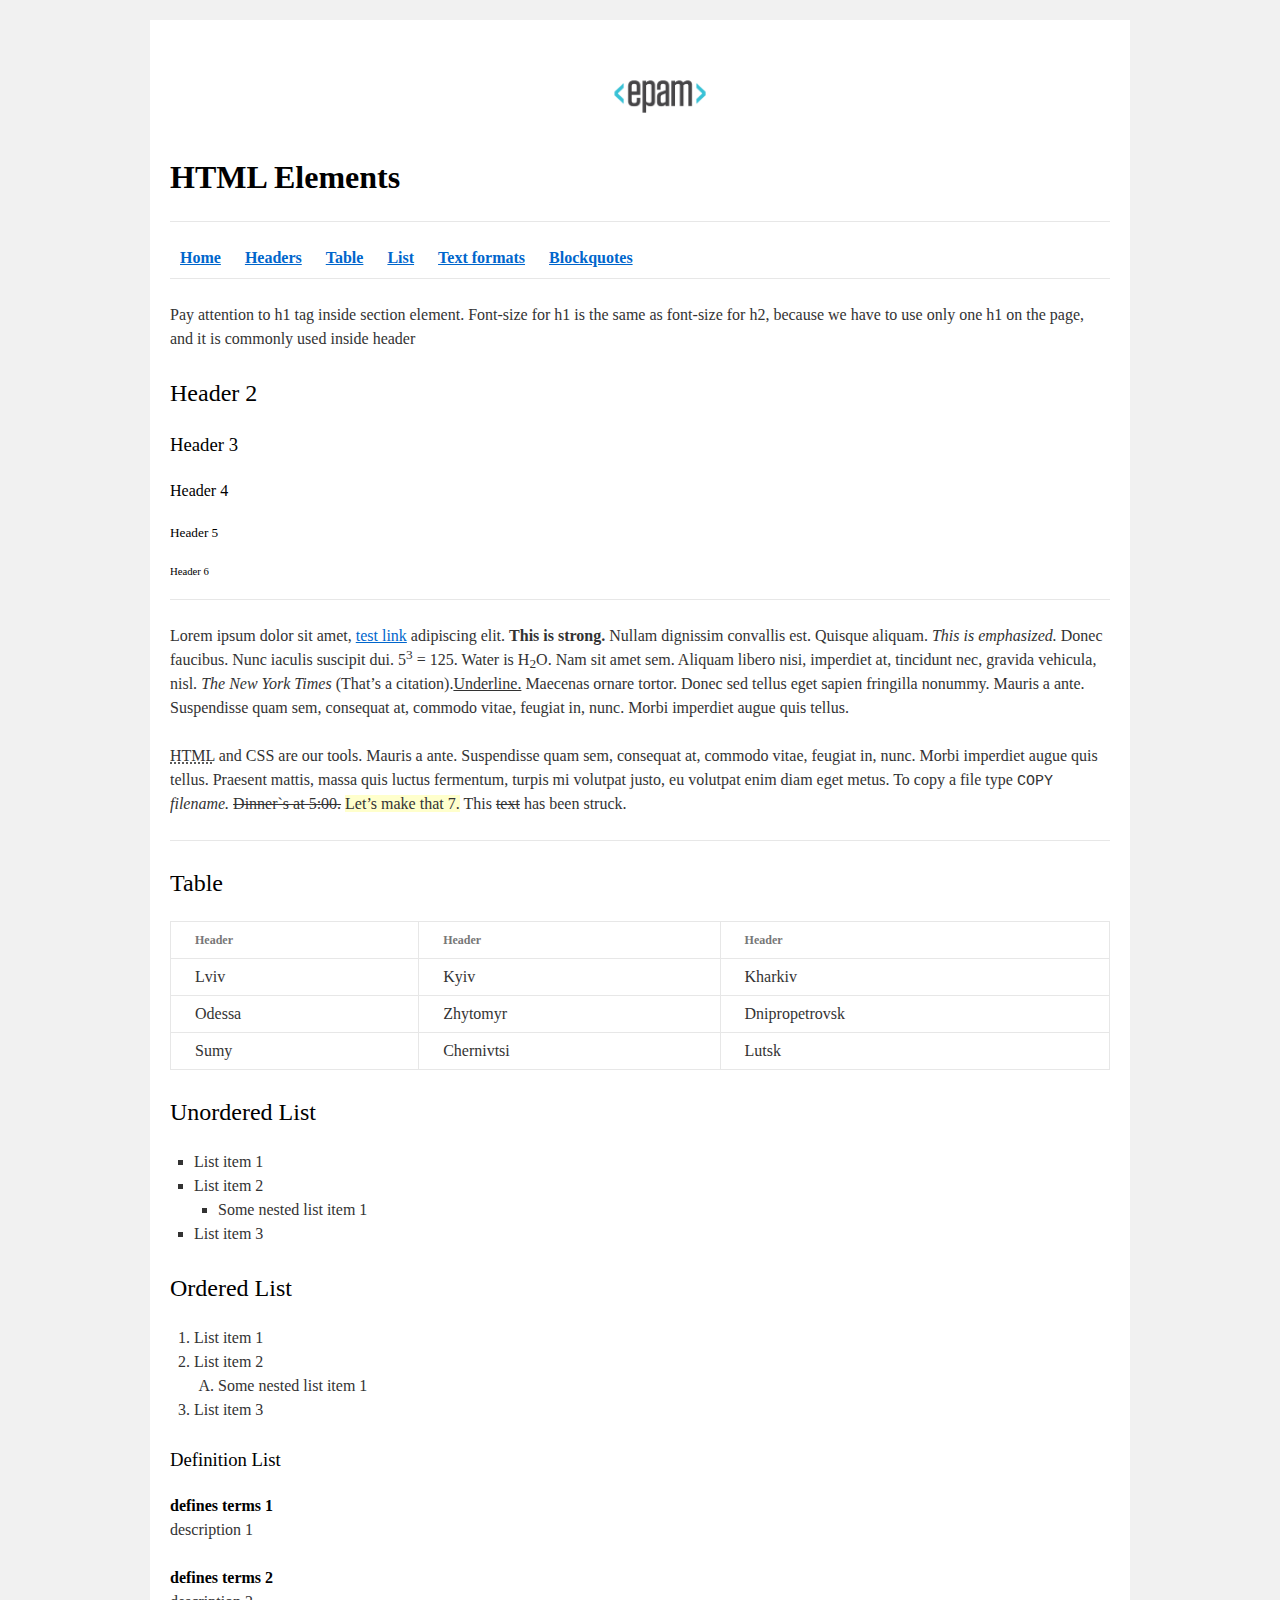
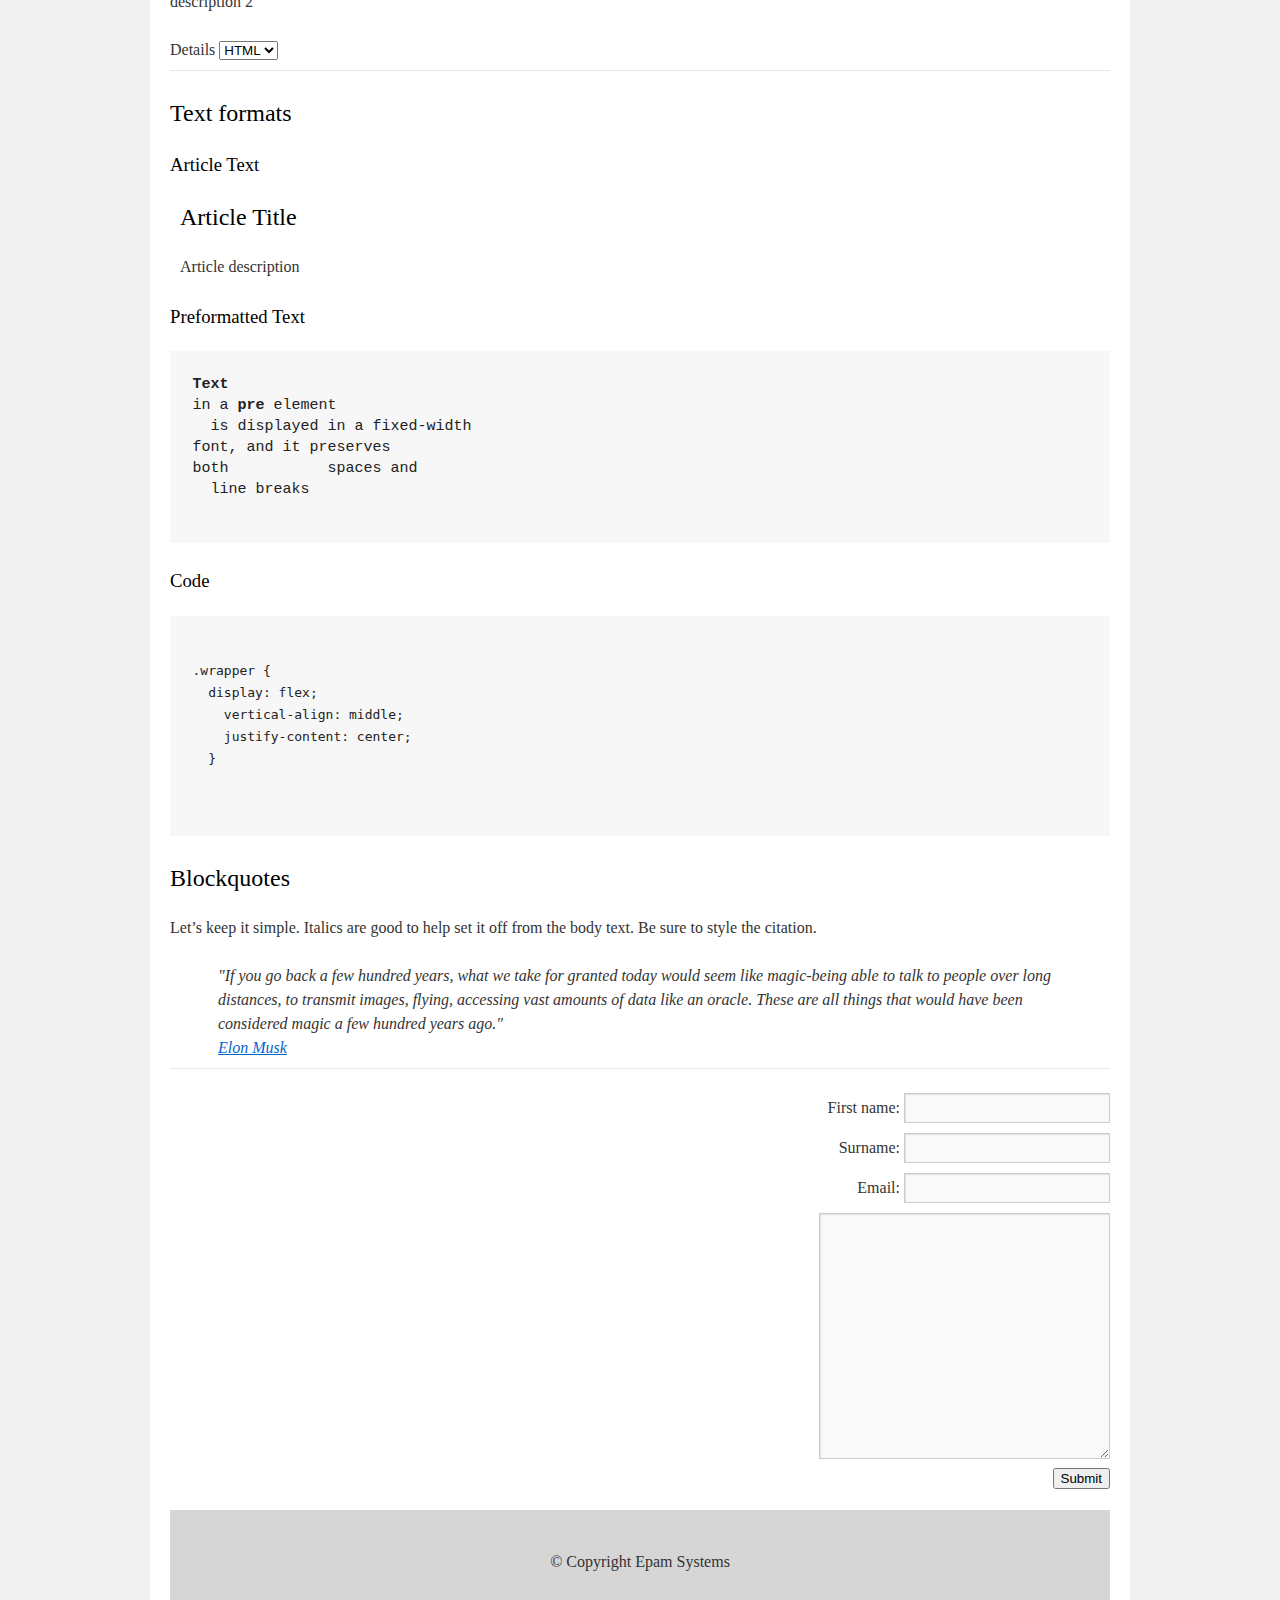
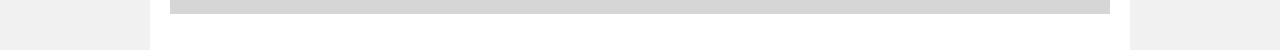
<file: FL17_HW1/homework/index.html>
<!DOCTYPE html>
<html lang="en">

<head>
  <meta charset="utf-8">
  <title>HTML Basics</title>
  <link rel="stylesheet" href="style.css">
</head>

<body>
  <div id="wrapper">
    <div id="main">
      <div id="container">
        <div id="content" role="main">
          <!-- TODO: Content goes here -->
          <header id="home">
            <div>
              <img src="logo.png" alt="logo">
            </div>

            <div>
              <h1>
                <b>HTML Elements</b>
              </h1>
            </div>

            <nav>
              <hr>
              <a href="#home"><b>Home</b></a>
              <a href="#headers"><b>Headers</b></a>
              <a href="#table"><b>Table</b></a>
              <a href="#list"><b>List</b></a>
              <a href="#textformats"><b>Text formats</b></a>
              <a href="#blockquotes"><b>Blockquotes</b></a>
              <hr>
            </nav>
          </header>

          <main>
            <div id="headers">
              <div>
                <p>Pay attention to h1 tag inside section element. Font-size for h1 is the same as font-size for h2,
                  because
                  we have to use only one h1 on the page, and it is commonly used inside header
                </p>
              </div>

              <div>
                <h2>Header 2</h2>
                <h3>Header 3</h3>
                <h4>Header 4</h4>
                <h5>Header 5</h5>
                <h6>Header 6</h6>
              </div>
              <hr>
            </div>

            <div>
              <p>
                Lorem ipsum dolor sit amet, <a href="#test-link">test link</a> adipiscing elit. <strong>This is
                  strong.</strong>
                Nullam dignissim convallis est. Quisque aliquam. <i>This is emphasized.</i> Donec faucibus. Nunc iaculis
                suscipit dui. 5<sup>3</sup> = 125. Water is H<sub>2</sub>O. Nam sit amet sem. Aliquam libero nisi,
                imperdiet
                at, tincidunt nec, gravida vehicula, nisl. <i>The New York Times</i> (That’s a
                citation).<u>Underline.</u>
                Maecenas ornare tortor. Donec sed tellus eget sapien fringilla nonummy. Mauris a ante. Suspendisse quam
                sem,
                consequat at, commodo vitae, feugiat in, nunc. Morbi imperdiet augue quis tellus.
              </p>

              <p>
                <abbr title="HTML">HTML</abbr> and CSS are our tools. Mauris a ante. Suspendisse quam sem, consequat at,
                commodo
                vitae, feugiat in, nunc. Morbi imperdiet augue quis tellus. Praesent mattis, massa quis luctus
                fermentum,
                turpis mi volutpat justo, eu volutpat enim diam eget metus. To copy a file type <kbd>COPY</kbd>
                <i>filename.</i> <s>Dinner`s at 5:00.</s> <ins>Let’s make that 7.</ins> This <s>text</s> has been
                struck.
              </p>
              <hr>
            </div>

            <section id="table">
              <div>
                <h2>Table</h2>

                <table>
                  <thead>
                    <tr>
                      <th>Header</th>
                      <th>Header</th>
                      <th>Header</th>
                    </tr>
                  </thead>

                  <tbody>
                    <tr>
                      <td>Lviv</td>
                      <td>Kyiv</td>
                      <td>Kharkiv</td>
                    </tr>

                    <tr>
                      <td>Odessa</td>
                      <td>Zhytomyr</td>
                      <td>Dnipropetrovsk</td>
                    </tr>

                    <tr>
                      <td>Sumy</td>
                      <td>Chernivtsi</td>
                      <td>Lutsk</td>
                    </tr>
                  </tbody>
                </table>
              </div>
            </section>

            <section id="list">
              <div>
                <h2>Unordered List</h2>

                <ul>
                  <li>List item 1</li>
                  <li>List item 2
                    <ul>
                      <li>Some nested list item 1</li>
                    </ul>
                  </li>
                  <li>List item 3</li>
                </ul>
              </div>

              <div>
                <h2>Ordered List</h2>

                <ol>
                  <li>List item 1</li>
                  <li>List item 2
                    <ol type="A">
                      <li>Some nested list item 1</li>
                    </ol>
                  </li>
                  <li>List item 3</li>
                </ol>
              </div>

              <div>
                <h3>Definition List</h3>

                <dl>
                  <dt>defines terms 1</dt>
                  <dd>description 1</dd>
                </dl>
                <dl>
                  <dt>defines terms 2</dt>
                  <dd>description 2</dd>
                </dl>
              </div>

              <div>
                <label for="details">Details</label>
                <select name="details" id="details">
                  <option value="">HTML</option>
                  <option value="">CSS</option>
                  <option value="">JS</option>
                </select>
              </div>
              <hr>
            </section>

            <section id="textformats">
              <h2>Text formats</h2>

              <h3>Article Text</h3>

              <article>
                <h2>Article Title</h2>
                <p>Article description</p>
              </article>

              <h3>Preformatted Text</h3>

              <pre>
<b>Text</b>
in a <b>pre</b> element
  is displayed in a fixed-width
font, and it preserves
both           spaces and
  line breaks
            </pre>

              <h3>Code</h3>

              <pre>
              <code>
.wrapper {
  display: flex;
    vertical-align: middle;
    justify-content: center;
  }
              </code>
            </pre>
            </section>

            <section id="blockquotes">
              <h2>Blockquotes</h2>
              <p>Let’s keep it simple. Italics are good to help set it off from the body text. Be sure to style the
                citation.</p>
              <blockquote>
                "If you go back a few hundred years, what we take for granted today would seem like magic-being able to
                talk to people over long distances, to transmit images, flying, accessing vast amounts of data like an
                oracle. These are all things that would have been considered magic a few hundred years ago."
              </blockquote>
              <blockquote>
                <a href="#">Elon Musk</a>
              </blockquote>
              <hr>
            </section>

            <div>
              <form>
                <div>
                  <label for="name">First name:</label>
                  <input type="text" id="name">
                </div>

                <div>
                  <label for="surname">Surname:</label>
                  <input type="text" id="surname">
                </div>

                <div>
                  <label for="email">Email:</label>
                  <input type="text" id="email">
                </div>

                <div>
                  <textarea name="textfield" id="textfield" cols="30" rows="10"></textarea>
                </div>

                <button type="submit">Submit</button>
              </form>
            </div>
          </main>

          <footer>© Copyright Epam Systems</footer>

        </div>
      </div>
    </div>
  </div>
</body>

</html>
</file>
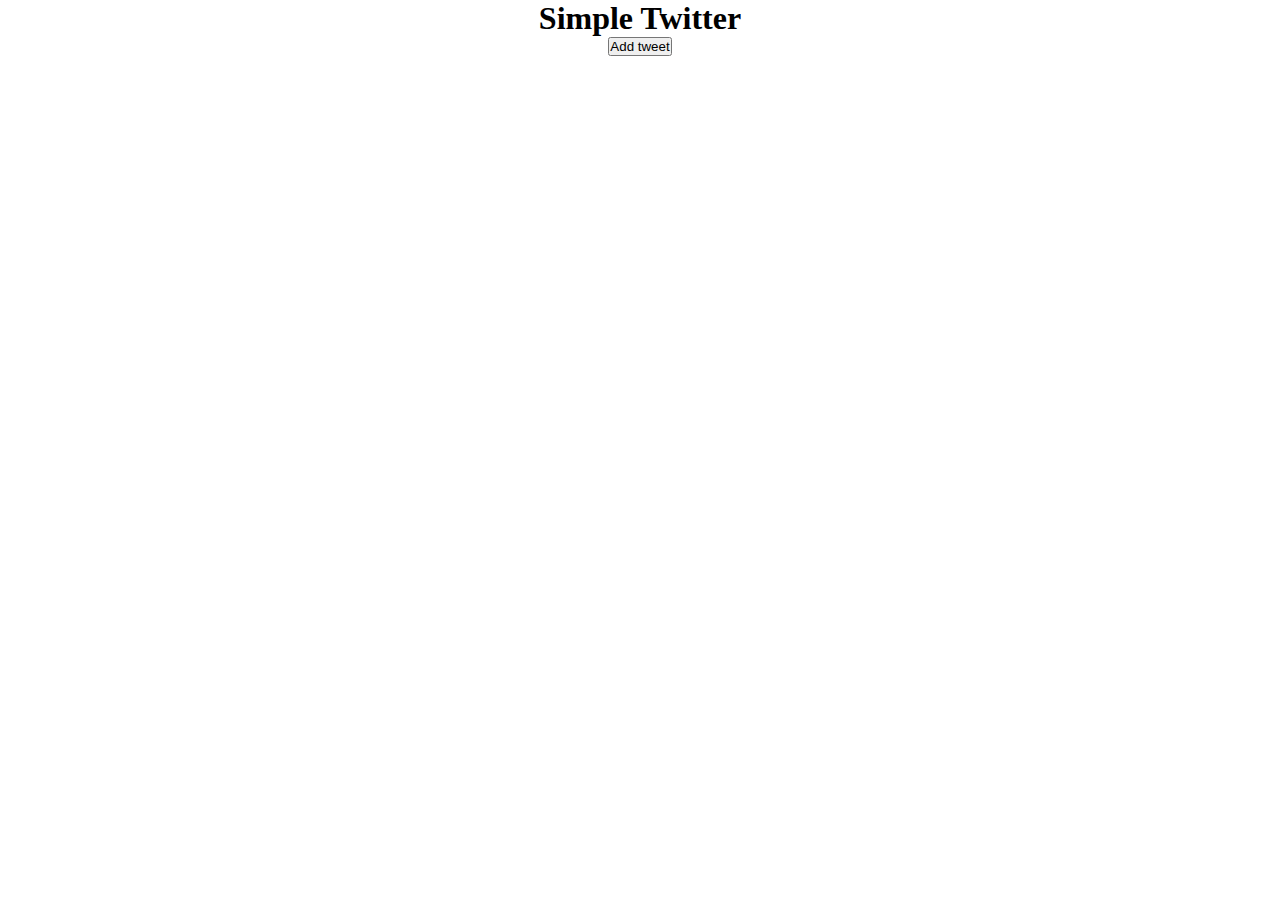
<file: FL17_HW10/homework/index.html>
<!DOCTYPE html>
<html lang="en">
<head>
  <meta charset="UTF-8">
  <title>Homework 10 - BOM</title>
  <link rel="stylesheet" href="styles.css">
</head>
<body>
	<div id="root">
		<div id="alertMessage" class="hidden"><span id="alertMessageText"></span></div>
		<div id="tweetItems" class="listPage">
			<h1>Simple Twitter</h1>
			<div id="navigationButtons">
				<button class="addTweet">Add tweet</button>
			</div>
			<ul id="list"></ul>
		</div>
		<div id="modifyItem" class="hidden">
			<h1 id="modifyItemHeader">Edit tweet</h1>
			<textarea id="modifyItemInput"></textarea>
			<div class="formButtons">
				<button id="cancelModification">Cancel</button>
				<button id="saveModifiedItem">Save Changes</button>
			</div>
		</div>
	</div>
	<script src="./app.js"></script>
</body>
</html>
</file>
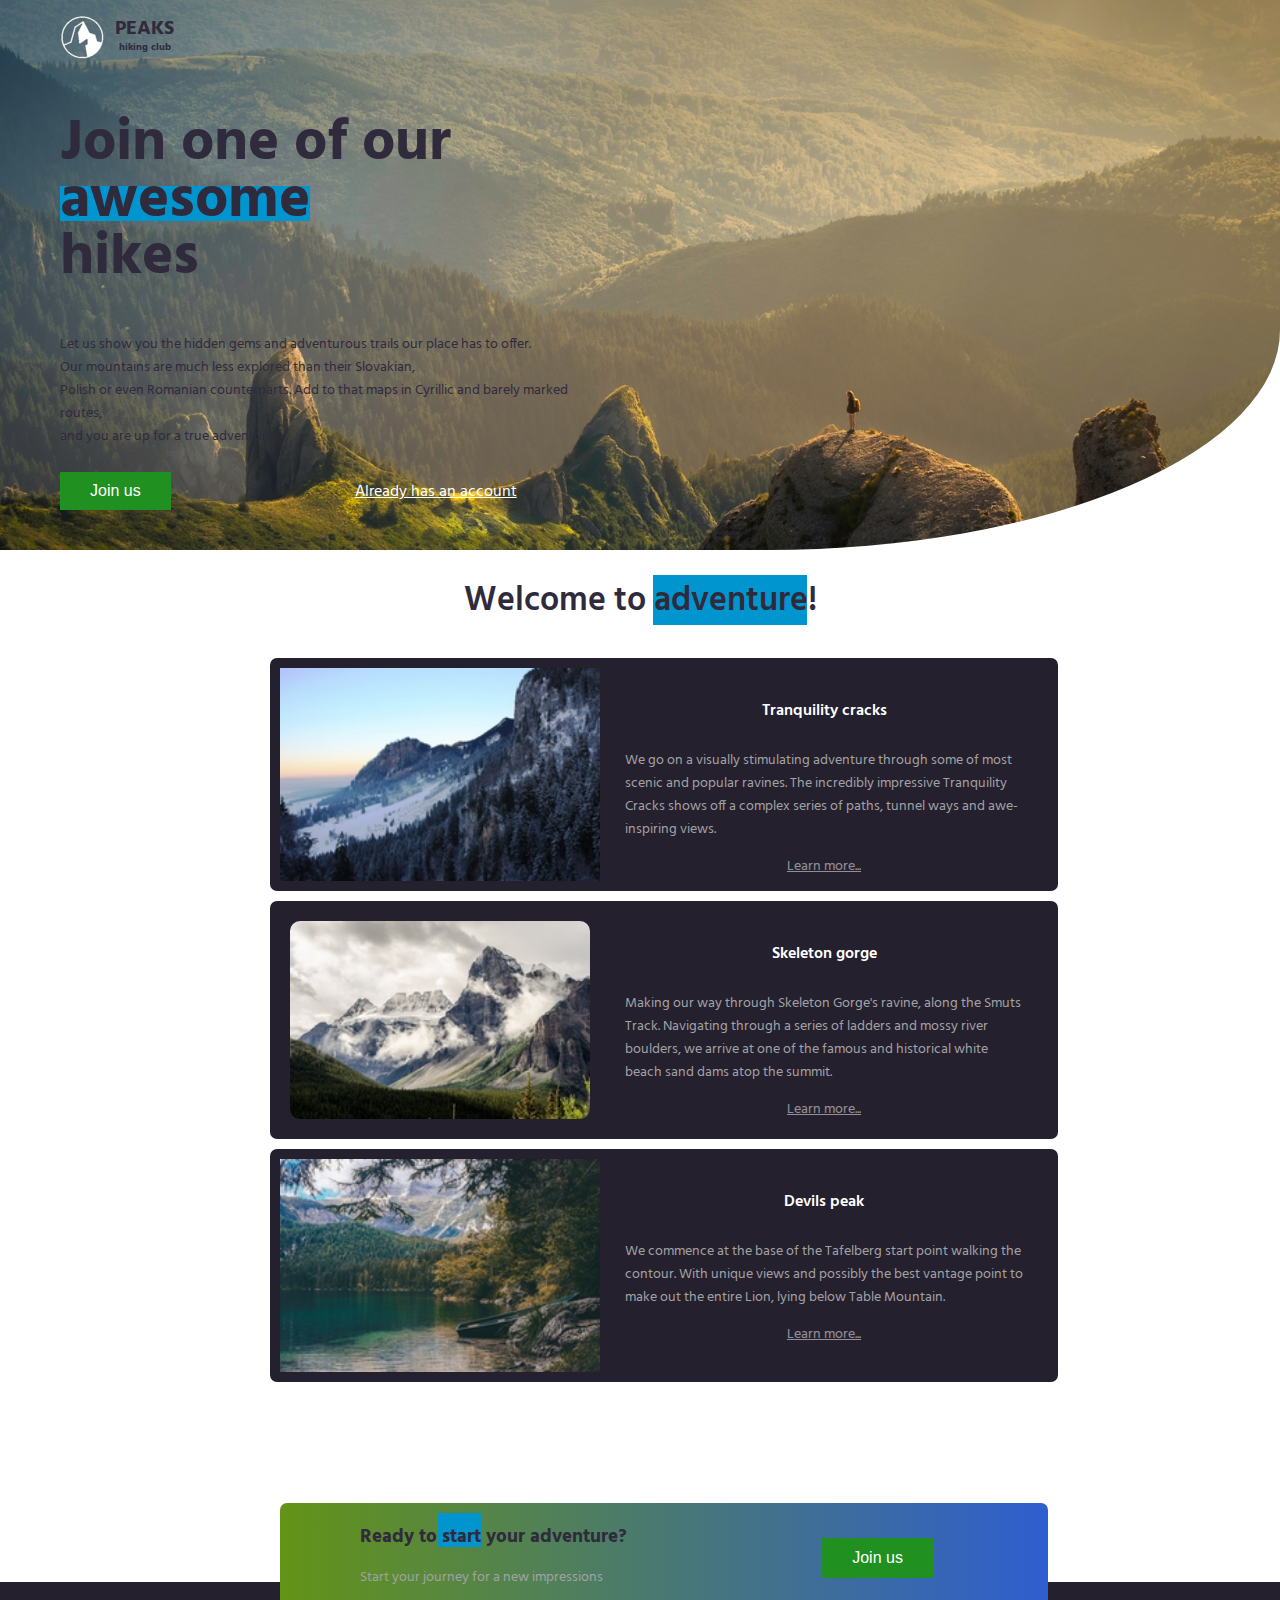
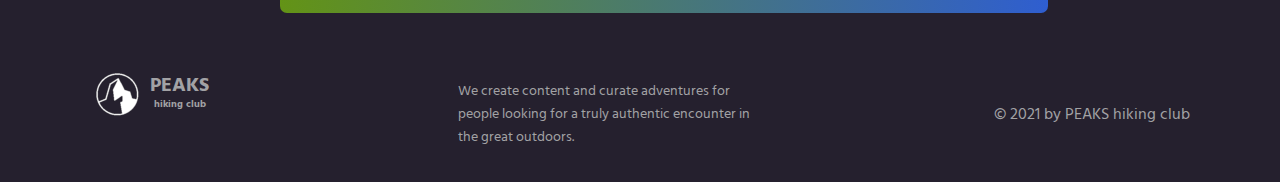
<file: FL17_HW11/homework/index.html>
<!DOCTYPE html>
<html lang="en">

<head>
    <meta charset="UTF-8">
    <meta name="viewport" content="width=device-width, initial-scale=1.0">
    <meta http-equiv="X-UA-Compatible" content="ie=edge">
    <link href="https://fonts.googleapis.com/css?family=Hind:400,600%7CSource+Sans+Pro:400,600,700%7CFresca"
          rel="stylesheet"/>

    <!-- Styles should be switched here: -->
    
    <link rel="stylesheet" type="text/css" href="css/style1.css">
    <!-- <link rel="stylesheet" type="text/css" href="css/style2.css"> -->

    <title>PEAKS hiking club</title>
</head>

<body>
<header class="header">
    <div class="header-wrap">
        <div class="landing-logo">
            <img src="img/m-logo.png" alt="logo"/>
            <p>PEAKS<span>hiking club</span></p>
        </div>
        <p class="header_heading">
            Join one of our awesome hikes
        </p>
        <p class="header_text">
            Let us show you the hidden gems and adventurous trails our place has to offer.
            Our mountains are much less explored than their Slovakian,
            Polish or even Romanian counterparts. Add to that maps in Cyrillic and barely marked routes,
            and you are up for a true adventure!
        </p>
        <div>
            <button class="header_button">Join us</button>
            <a href="#" class="login">Already has an account</a>
        </div>
    </div>
</header>
<main class="section">
    <p class="section_text">
        Welcome to adventure!
    </p>
    <div class="section_card_wrap">
        <div class="section_card">
            <img class="section_card_img"
                 src="img/m-1.jpg"
                 alt="experts"/>
            <div class="section_card_right_container">
                <p class="section_card_heading">
                    Tranquility cracks
                </p>
                <p class="section_card_text">
                    We go on a visually stimulating adventure through some of most scenic and popular ravines.
                    The incredibly impressive Tranquility Cracks shows off a complex series of paths, tunnel ways and
                    awe-inspiring views.
                </p>
                <a href="#" class="section_link">Learn more...</a>
            </div>
        </div>
        <div class="section_card">
            <img class="section_card_img"
                 src="img/m-2.jpg"
                 alt="content formats"/>
            <div class="section_card_right_container">
                <p class="section_card_heading">
                    Skeleton gorge
                </p>
                <p class="section_card_text">
                    Making our way through Skeleton Gorge's ravine, along the Smuts Track.
                    Navigating through a series of ladders and mossy river boulders, we arrive at one of the famous and
                    historical white beach sand dams atop the summit.
                </p>
                <a href="#" class="section_link">Learn more...</a>
            </div>
        </div>
        <div class="section_card">
            <img class="section_card_img"
                 src="img/m-3.jpg"
                 alt="certificate"/>
            <div class="section_card_right_container">
                <p class="section_card_heading">
                    Devils peak
                </p>
                <p class="section_card_text">
                    We commence at the base of the Tafelberg start point walking the contour.
                    With unique views and possibly the best vantage point to make out the entire Lion, lying below Table
                    Mountain.
                </p>
                <a href="#" class="section_link">Learn more...</a>
            </div>
        </div>
    </div>
    <div class="section_banner">
        <div class="section_banner_text_wrap">
            <p class="section_banner_heading">
                Ready to start your adventure?
            </p>
            <p class="section_banner_text">
                Start your journey for a new impressions
            </p>
        </div>
        <button class="section_banner_button">Join us</button>
    </div>
</main>
<footer class="footer">
    <div class="footer-wrap">
        <div class="footer_logo landing-logo">
            <img src="img/m-logo.png" alt="logo"/>
            <p>PEAKS<span>hiking club</span></p>
        </div>
        <p class="footer_text">
            We create content and curate adventures for people looking for a truly authentic encounter in the great
            outdoors.
        </p>
        <span class="footer-cr">
          &copy; 2021 by PEAKS hiking club
        </span>
    </div>
</footer>
</body>

</html>
</file>
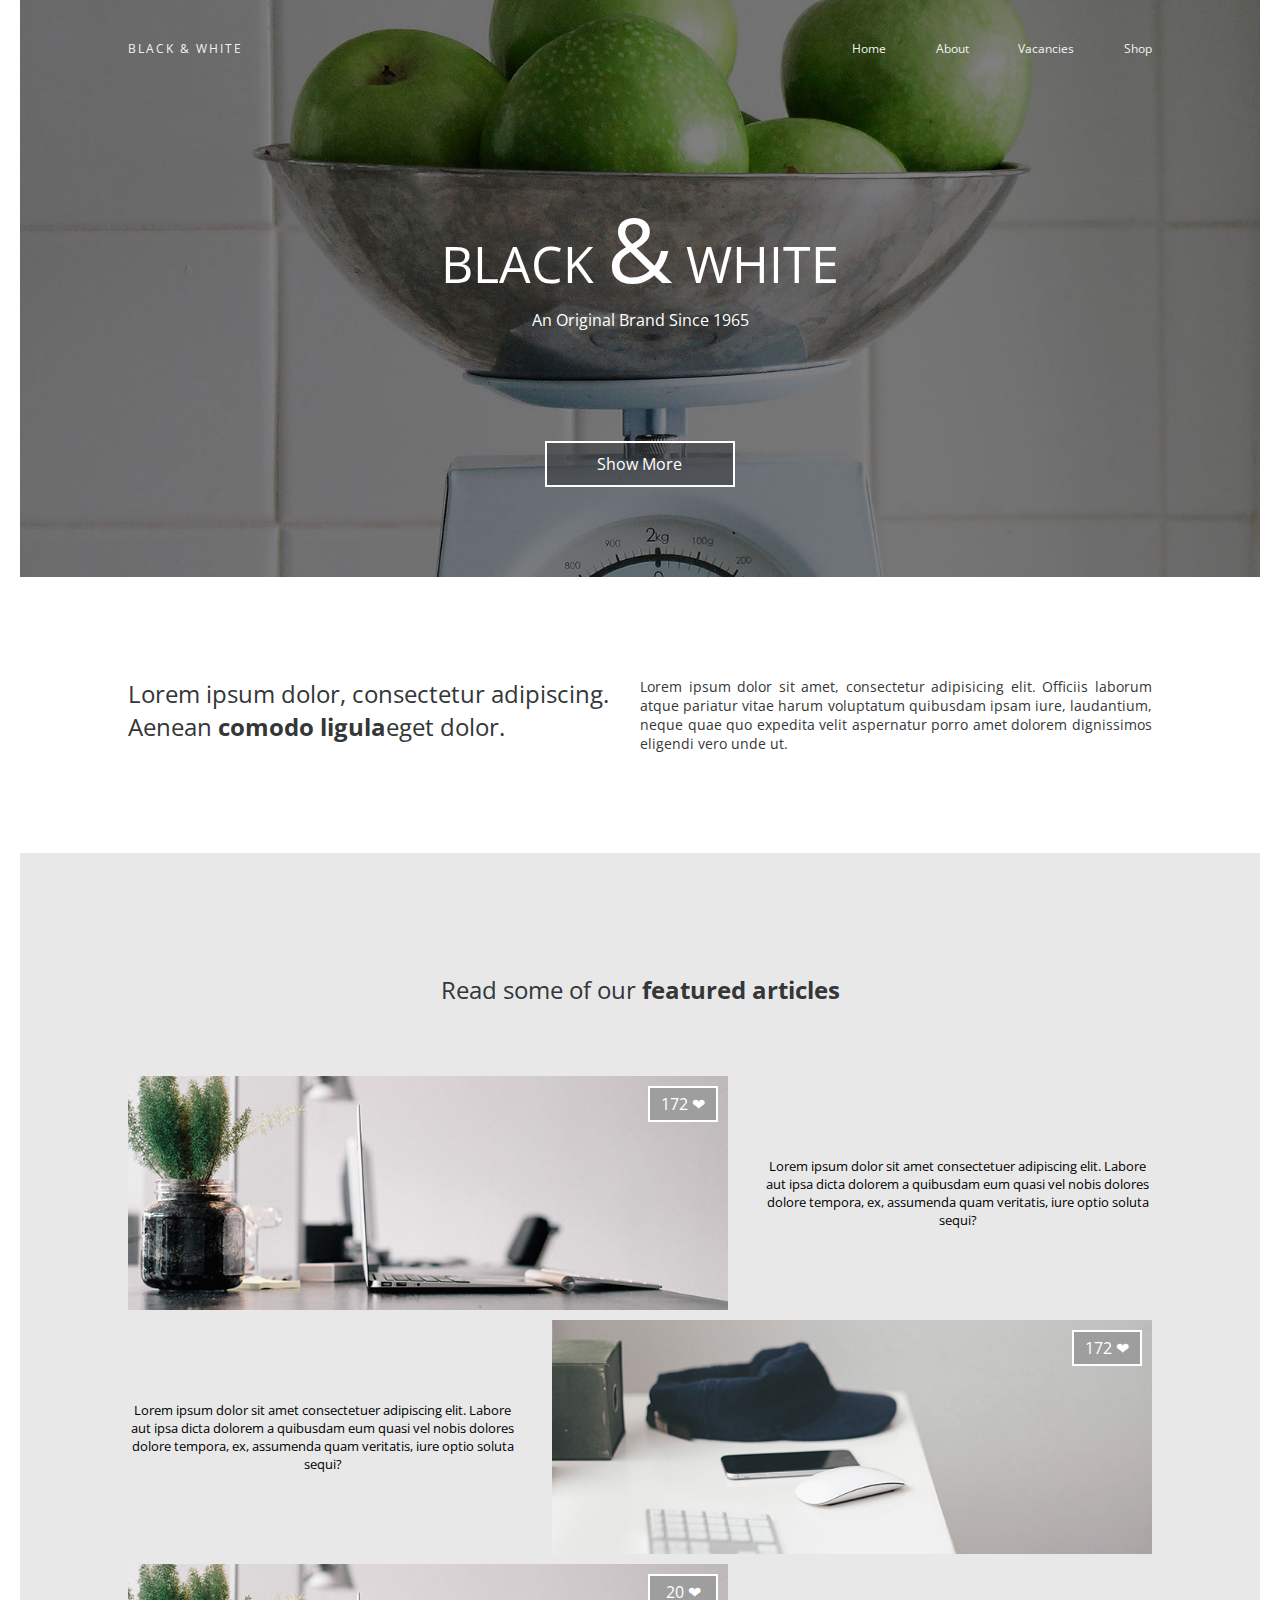
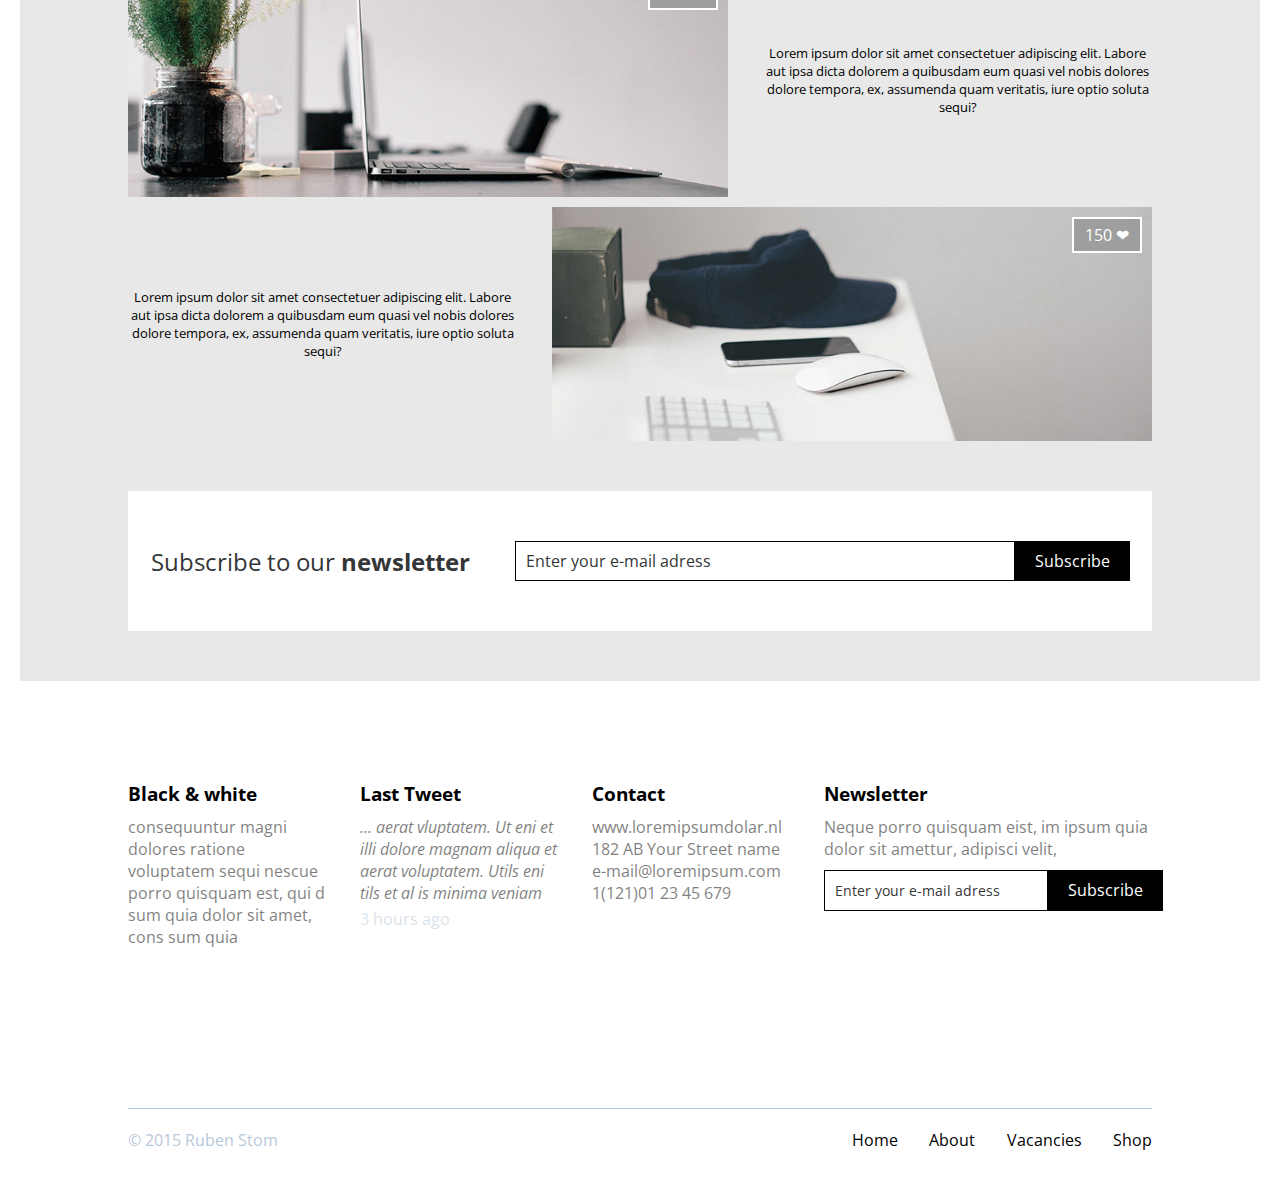
<file: FL17_HW12/homework/index.html>
<!DOCTYPE html>
<html lang="en">

<head>
  <meta charset="UTF-8">
  <meta name="viewport" content="width=device-width, initial-scale=1.0">
  <meta http-equiv="X-UA-Compatible" content="ie=edge">
  <link rel="preconnect" href="https://fonts.gstatic.com" />
  <link href="https://fonts.googleapis.com/css2?family=Open+Sans:ital,wght@0,400;0,700;1,300&display=swap"
    rel="stylesheet" />
  <link rel="stylesheet" href="./css/style.css">
  <title>CSS Layouts</title>
</head>

<body>
  <header class="header">
    <div class="container">
      <nav class="nav">
        <a href="#" class="logo">
          <h2 class="logo__link">BLACK &amp; WHITE</h2>
        </a>
        <div class="nav-bar">
          <ul class="nav-bar__list">
            <li class="nav__item"><a class="nav__item--link" href="#">Home</a></li>
            <li class="nav__item"><a class="nav__item--link" href="#">About</a></li>
            <li class="nav__item"><a class="nav__item--link" href="#">Vacancies</a></li>
            <li class="nav__item"><a class="nav__item--link" href="#">Shop</a></li>
          </ul>
        </div>
      </nav>
      <div class="header__title--wrapper">
        <h1 class="header__title">BLACK <span class="header__title--span">&amp;</span> WHITE</h1>
        <span class="header__title--description">An Original Brand Since 1965</span>
      </div>
      <div class="show-more__btn--wrapper">
        <a class="show-more__btn" href="#">Show More</a>
      </div>
    </div>
  </header>
  <main>
    <section class="lorem">
      <div class="container">
        <div class="lorem__wrapper">
          <div class="lorem__big-size">
            <h2 class="lorem__big-size--item">Lorem ipsum dolor, consectetur adipiscing.</h2>
            <p class="lorem__big-size--item">Aenean <span class="lorem__bold">comodo ligula</span>eget dolor.</p>
          </div>
          <p class="lorem__small-size">
            Lorem ipsum dolor sit amet, consectetur adipisicing elit. Officiis laborum atque pariatur
            vitae harum voluptatum quibusdam ipsam iure, laudantium, neque quae quo expedita velit
            aspernatur porro amet dolorem dignissimos eligendi vero unde ut.
          </p>
        </div>
      </div>
    </section>
    <section class="card">
      <div class="container">
        <div class="card__title--wrapper">
          <h2 class="card__title">Read some of our <span class="card__title--span">featured articles</span></h2>
        </div>
        <ul class="card__list">
          <li class="card__item">
            <div class="image__wrapper">
              <img src="./img/sample.jpg" alt="South france" width="600" class="card__item--img">
              <p class="card__item--counter">172 &#10084;</p>
            </div>
            <p class="card__item--description">
              Lorem ipsum dolor sit amet consectetuer adipiscing elit.
              Labore aut ipsa dicta dolorem a quibusdam eum quasi
              vel nobis dolores dolore tempora, ex, assumenda quam veritatis, iure optio soluta sequi?
            </p>
          </li>
          <li class="card__item">
            <div class="image__wrapper">
              <img src="./img/sample1.jpg" alt="South America" width="600" class="card__item--img">
              <p class="card__item--counter">172 &#10084;</p>
            </div>
            <p class="card__item--description">
              Lorem ipsum dolor sit amet consectetuer adipiscing elit.
              Labore aut ipsa dicta dolorem a quibusdam eum quasi
              vel nobis dolores dolore tempora, ex, assumenda quam veritatis, iure optio soluta sequi?
            </p>
          </li>
          <li class="card__item">
            <div class="image__wrapper">
              <img src="./img/sample.jpg" alt="South france" width="600" class="card__item--img">
              <p class="card__item--counter">20 &#10084;</p>
            </div>
            <p class="card__item--description">
              Lorem ipsum dolor sit amet consectetuer adipiscing elit.
              Labore aut ipsa dicta dolorem a quibusdam eum quasi
              vel nobis dolores dolore tempora, ex, assumenda quam veritatis, iure optio soluta sequi?
            </p>
          </li>
          <li class="card__item">
            <div class="image__wrapper">
              <img src="./img/sample1.jpg" alt="South America" width="600" class="card__item--img">
              <p class="card__item--counter">150 &#10084;</p>
            </div>
            <p class="card__item--description">
              Lorem ipsum dolor sit amet consectetuer adipiscing elit.
              Labore aut ipsa dicta dolorem a quibusdam eum quasi
              vel nobis dolores dolore tempora, ex, assumenda quam veritatis, iure optio soluta sequi?
            </p>
          </li>
        </ul>
      </div>
    </section>
    <section class="subscribe-form">
      <div class="container">
        <div class="form__wrapper">
          <h2 class="form__description">Subscribe to our <span class="form__description--span">newsletter</span></h2>
          <form class="form">
            <input type="email" class="form__input" placeholder="Enter your e-mail adress">
            <button type="submit" class="form__btn">Subscribe</button>
          </form>
        </div>
      </div>
    </section>
  </main>
  <footer class="footer">
    <div class="container">
      <ul class="footer__list">
        <li class="footer__item">
          <h3 class="footer__item--title">Black &amp; white</h3>
          <p class="footer__item--description">
            consequuntur magni dolores ratione
            voluptatem sequi nescue porro quisquam
            est, qui d sum quia dolor sit amet, cons
            sum quia
          </p>
        </li>
        <li class="footer__item">
          <h3 class="footer__item--title">Last Tweet</h3>
          <p class="footer__item--description">
            <i>
              ... aerat vluptatem. Ut eni et illi dolore
              magnam aliqua et aerat voluptatem. Utils
              eni tils et al is minima veniam
            </i>
            <span> 3 hours ago</span>
          </p>
        </li>
        <li class="footer__item">
          <h3 class="footer__item--title">Contact</h3>
          <p class="footer__item--description">
            www.loremipsumdolar.nl
            182 AB Your Street name
            e-mail@loremipsum.com
            1(121)01 23 45 679
          </p>
        </li>
        <li class="footer__item">
          <h3 class="footer__item--title">Newsletter</h3>
          <p class="footer__item--description">
            Neque porro quisquam eist, im ipsum quia
            dolor sit amettur, adipisci velit,
          </p>
          <form class="footer__form">
            <input type="email" class="form__input footer__input" placeholder="Enter your e-mail adress">
            <button type="submit" class="form__btn">Subscribe</button>
          </form>
        </li>
      </ul>
      <div class="footer__nav">
        <p class="footer_description">&copy; 2015 Ruben Stom</p>
        <div class="footer-bar">
          <ul class="footer-bar__list">
            <li class="footer-bar__item"><a class="footer-bar__item--link" href="#">Home</a></li>
            <li class="footer-bar__item"><a class="footer-bar__item--link" href="#">About</a></li>
            <li class="footer-bar__item"><a class="footer-bar__item--link" href="#">Vacancies</a></li>
            <li class="footer-bar__item"><a class="footer-bar__item--link" href="#">Shop</a></li>
          </ul>
        </div>
      </div>
    </div>
  </footer>
</body>

</html>
</file>
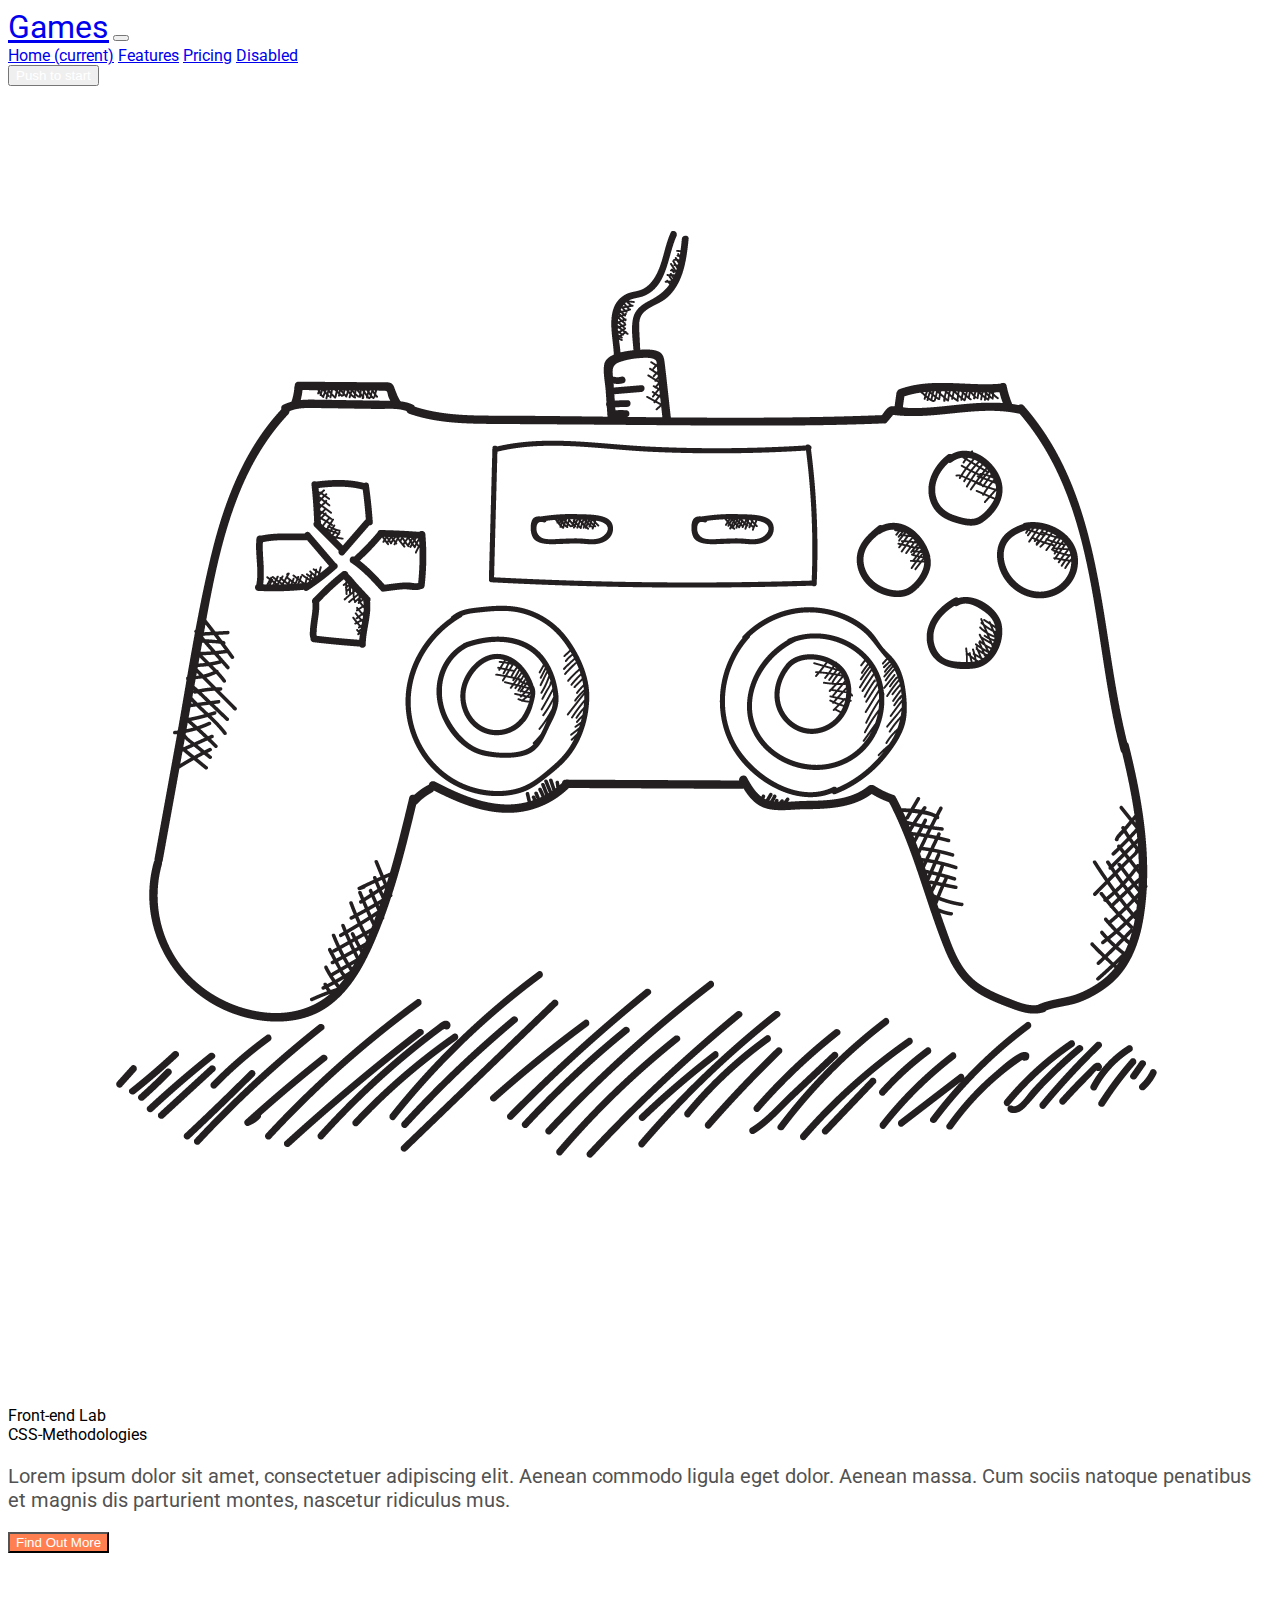
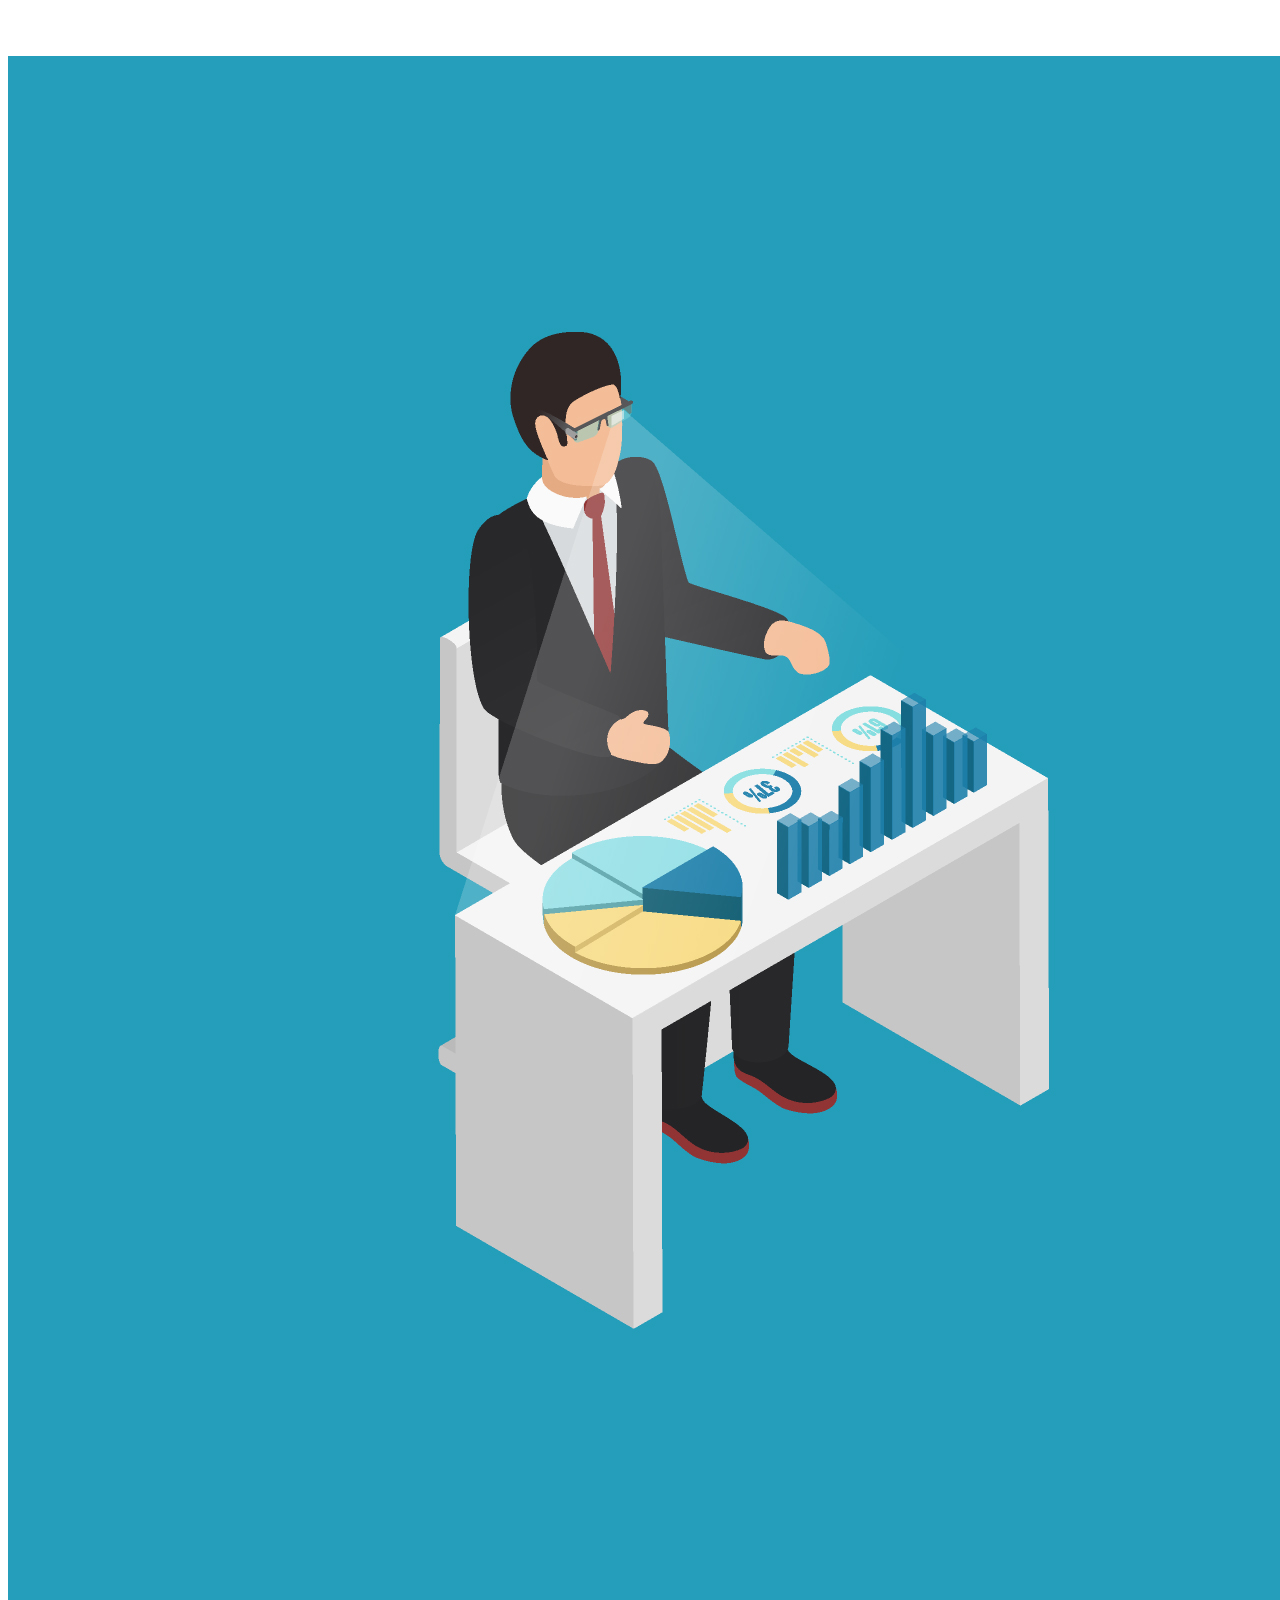
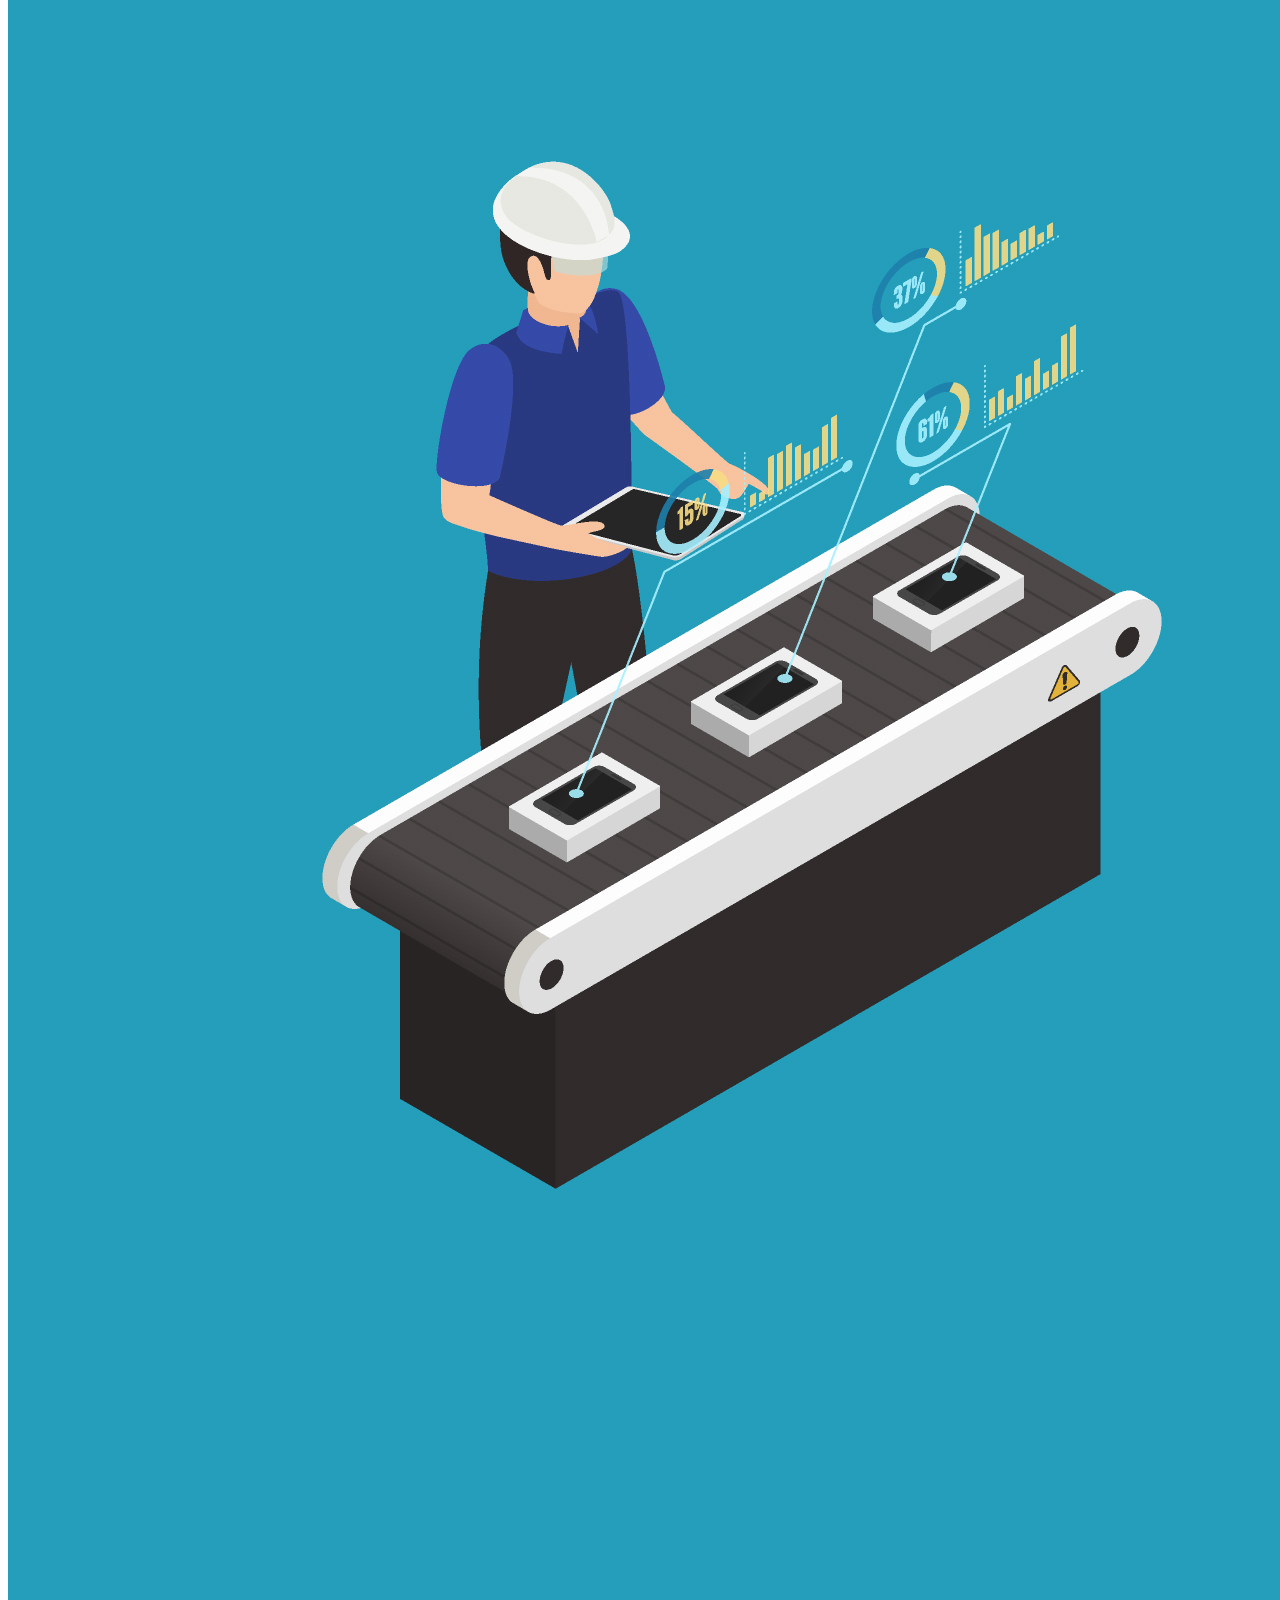
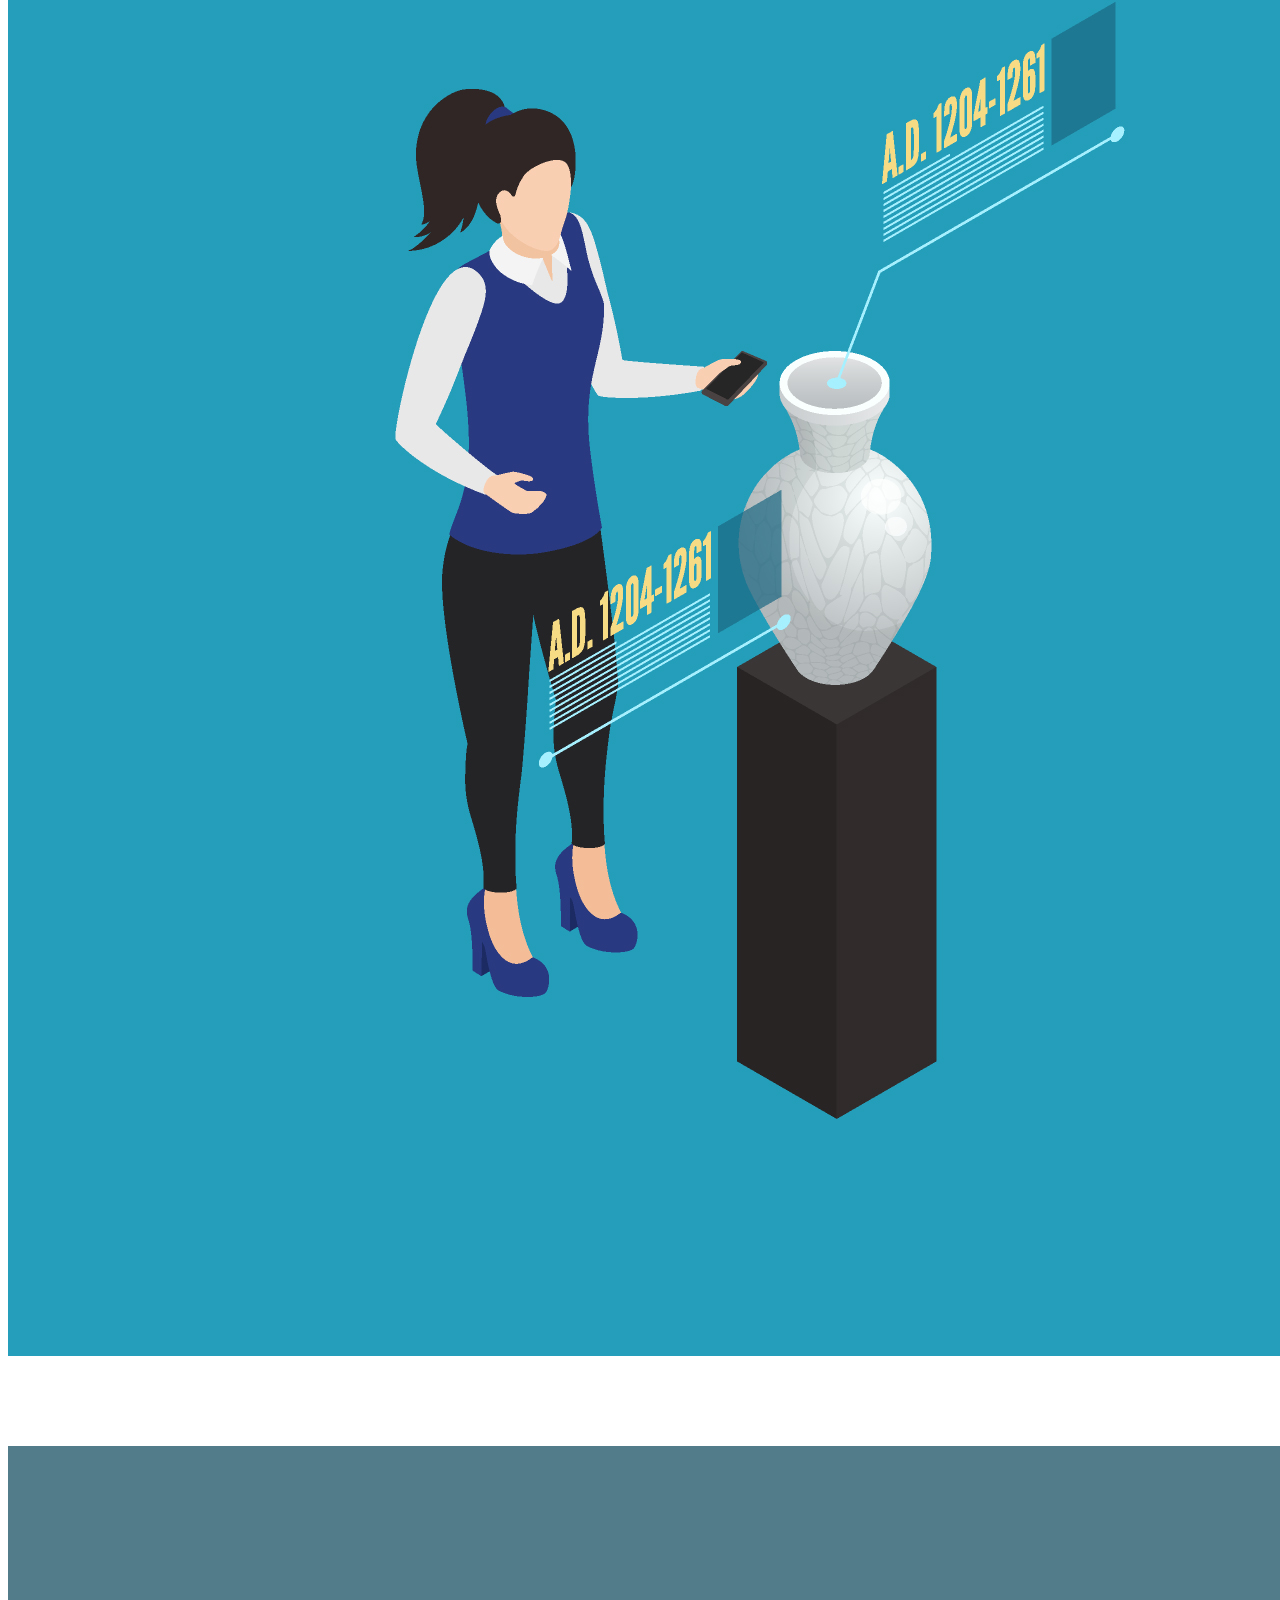
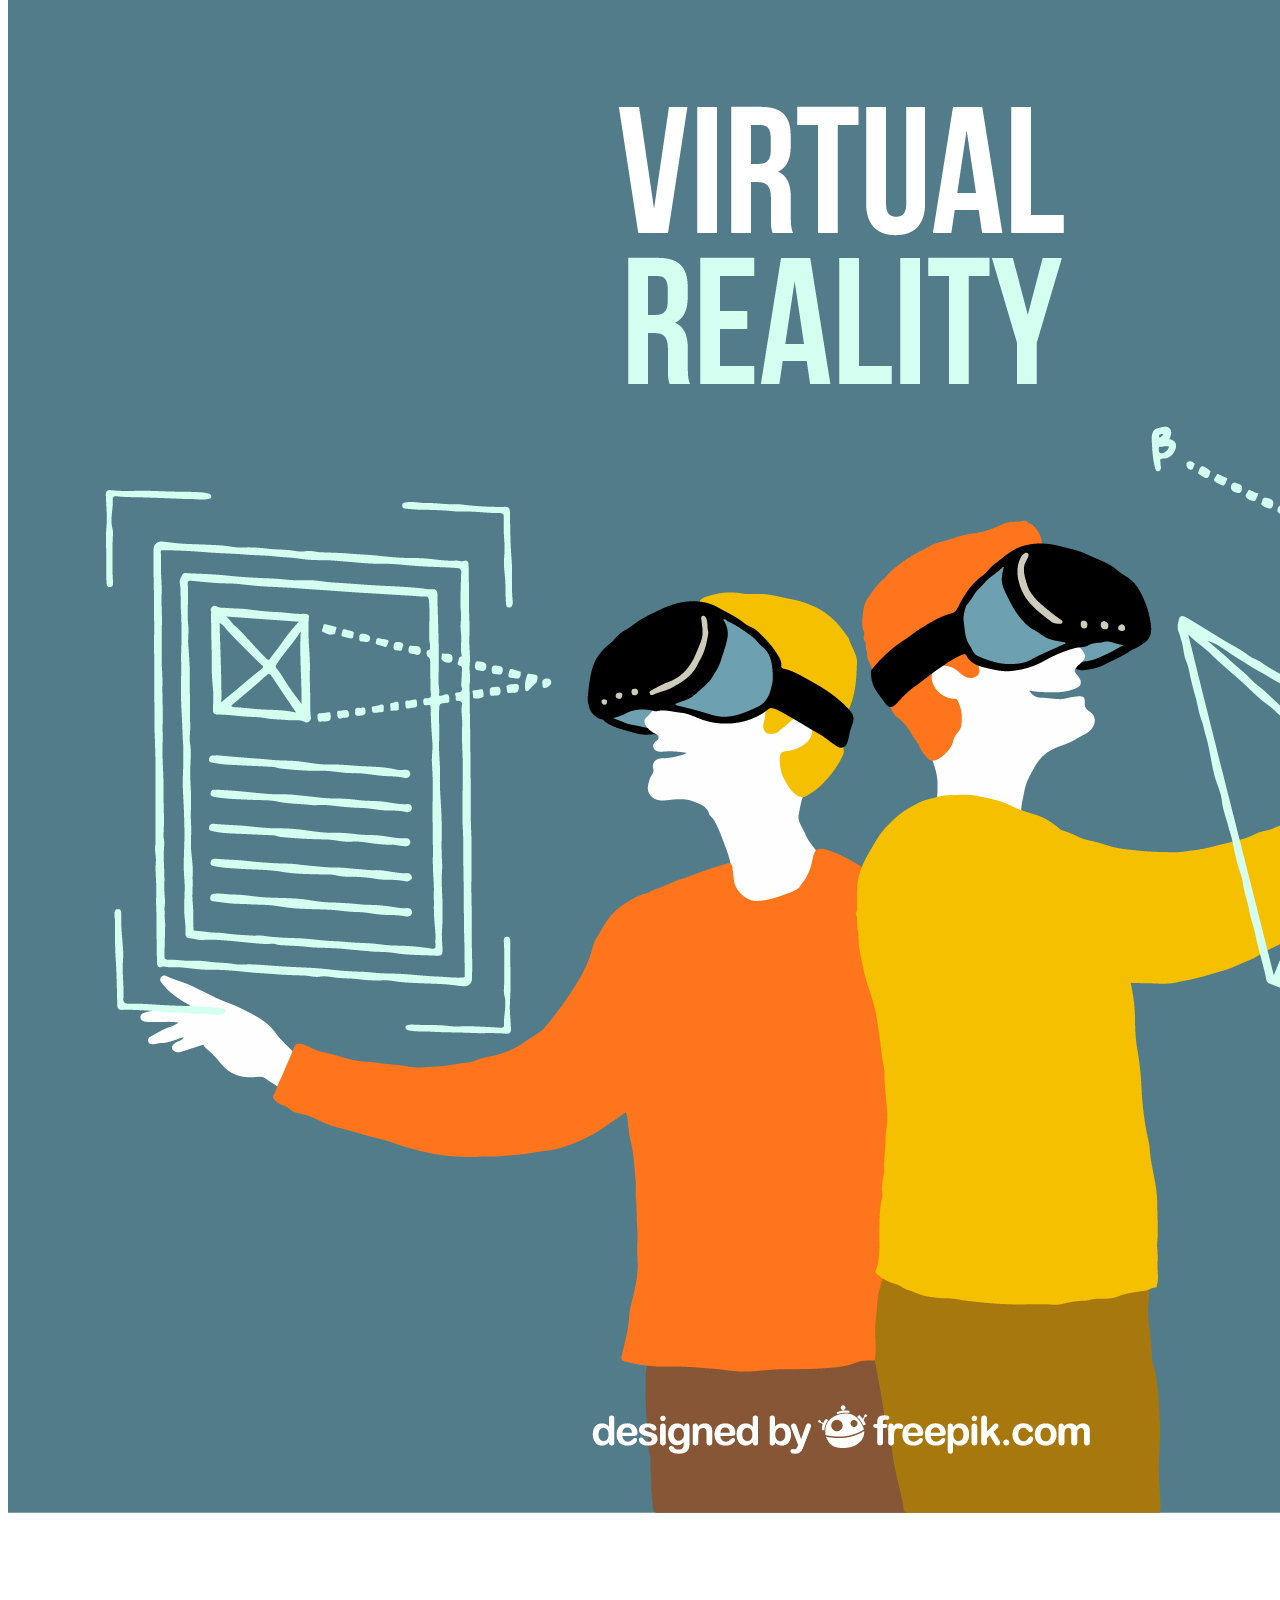
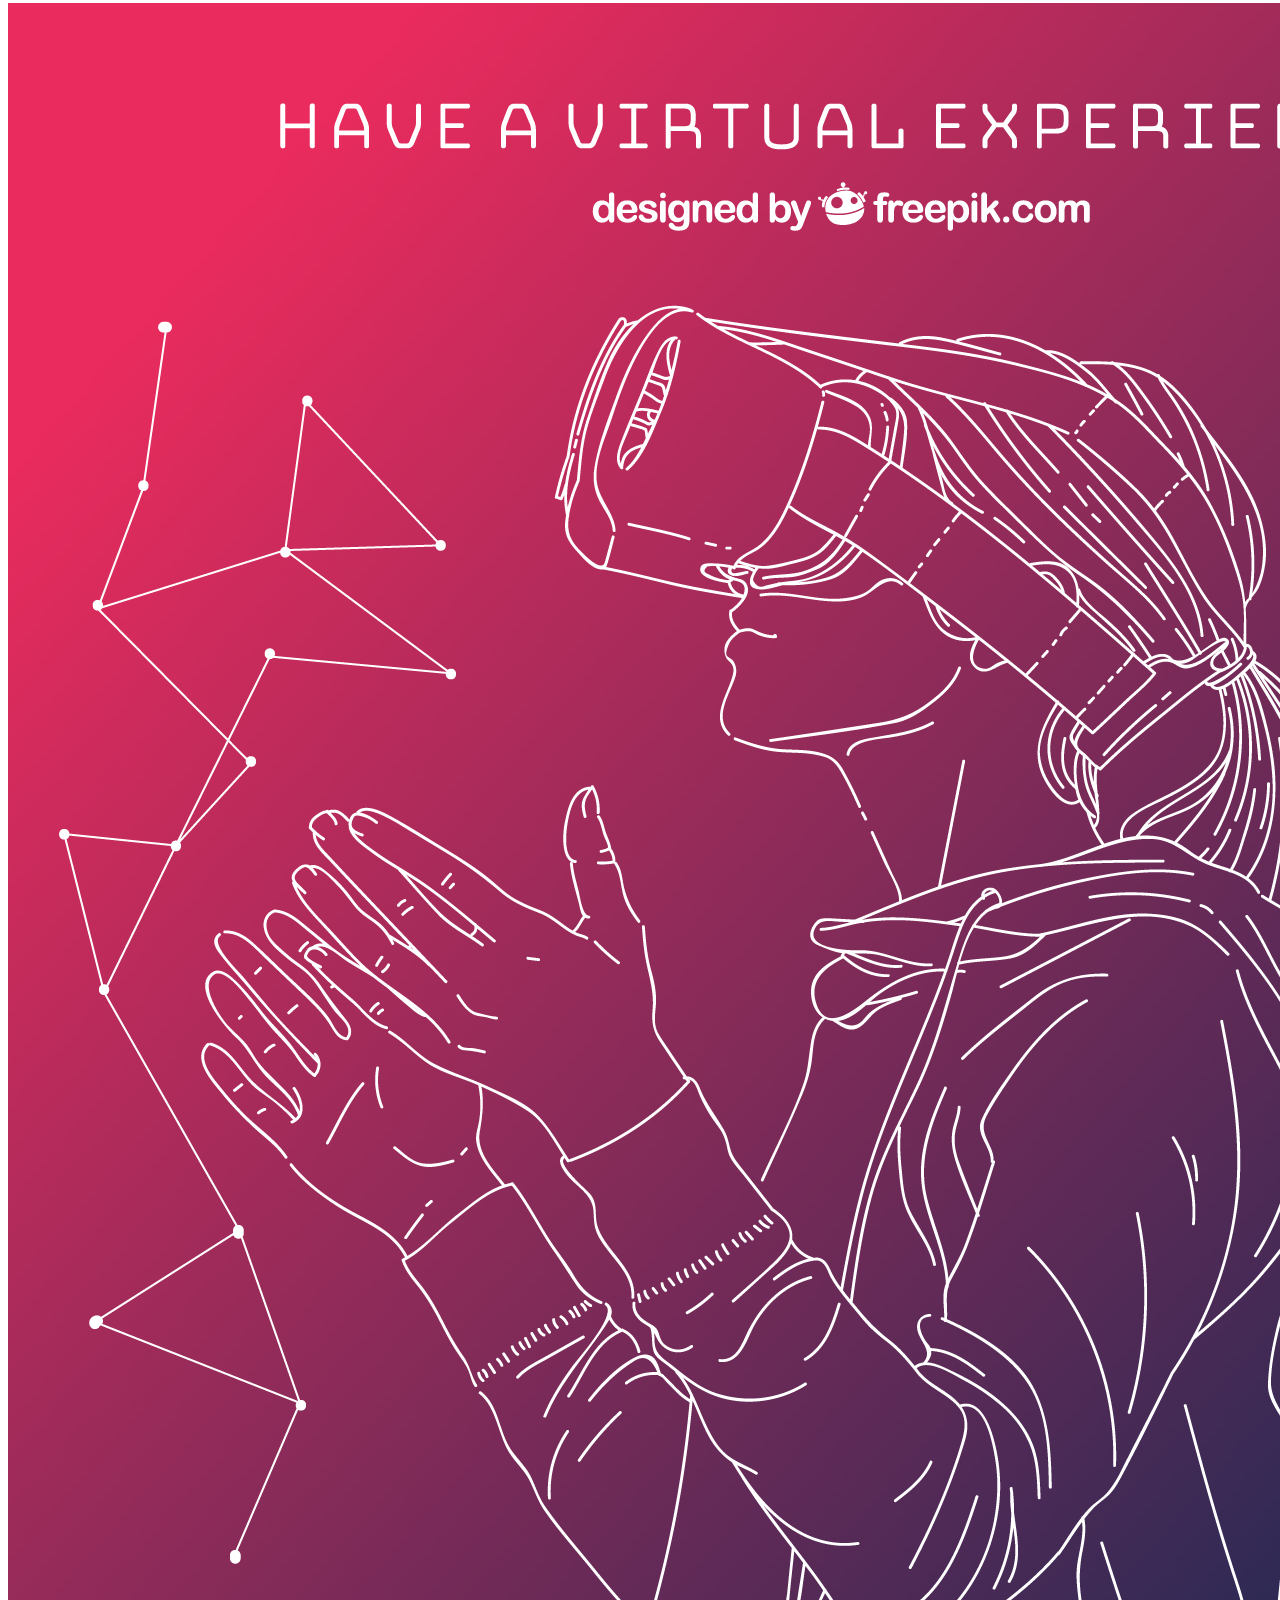
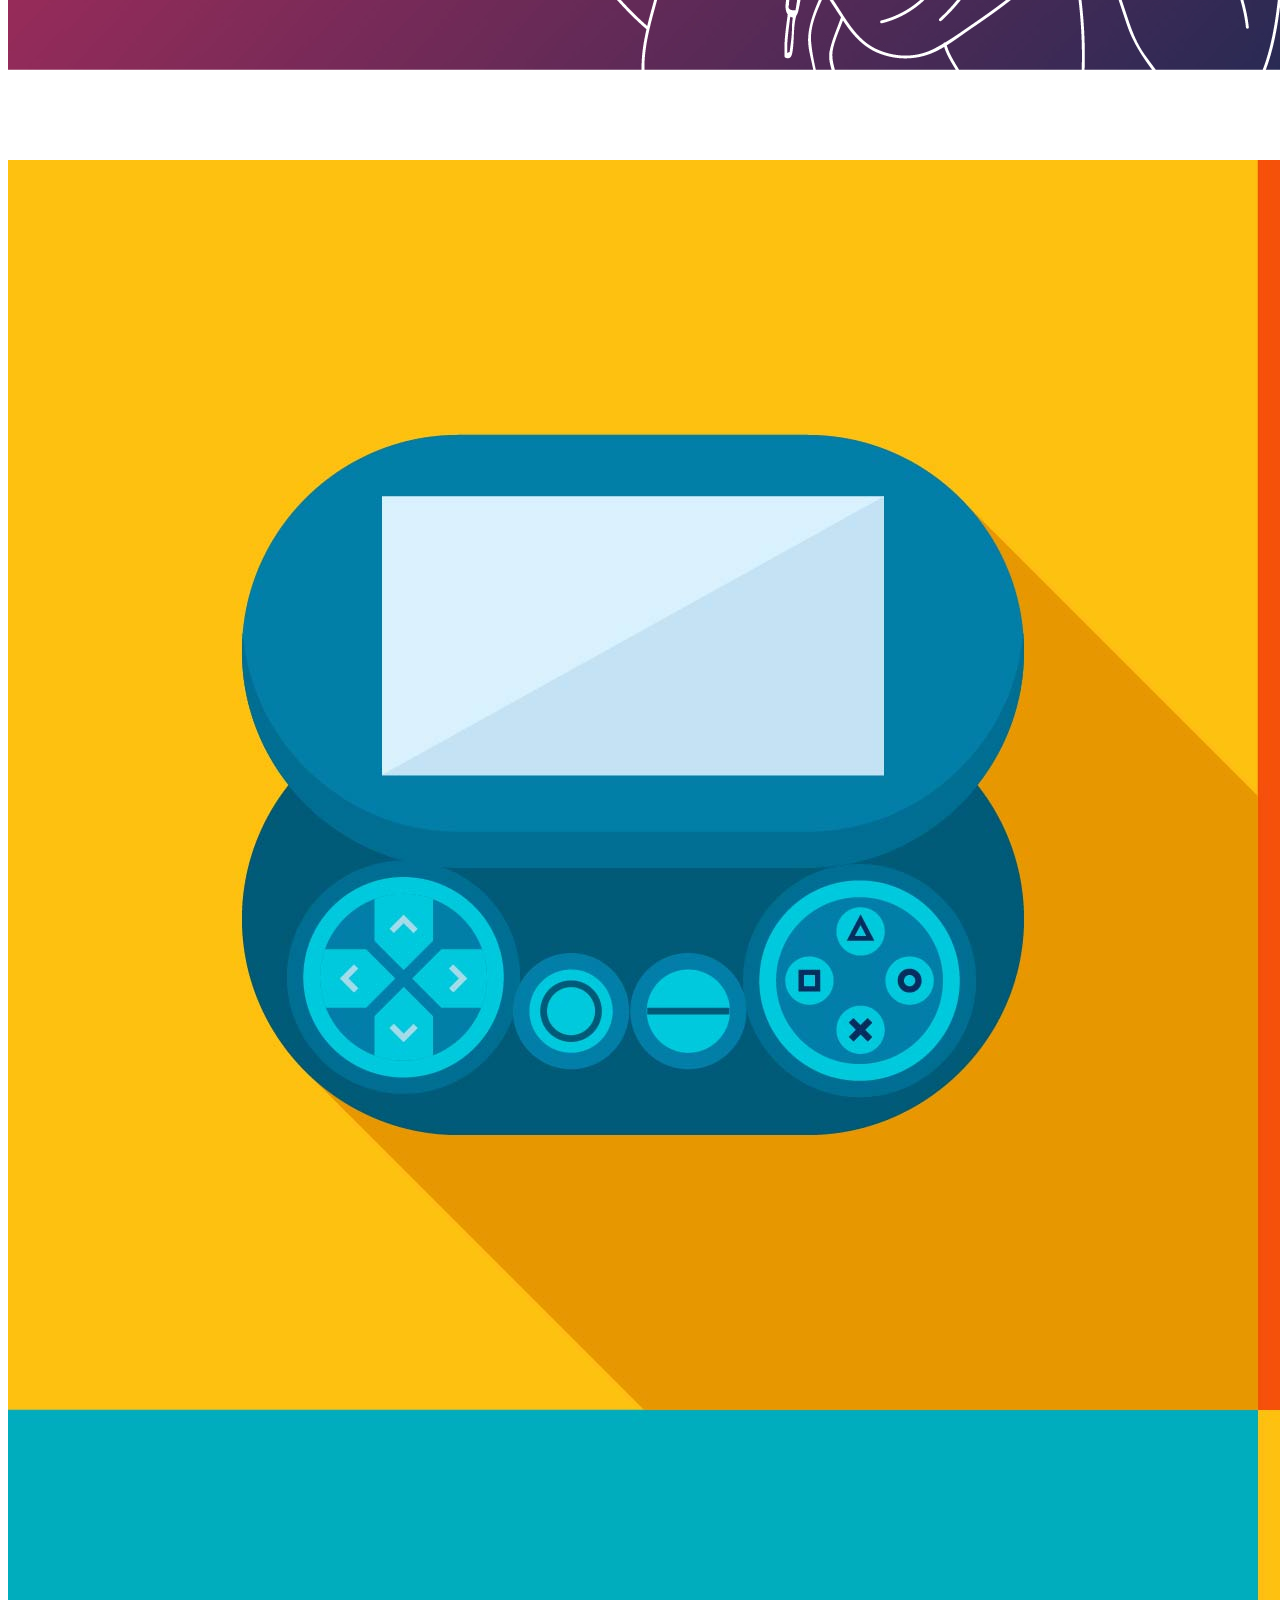
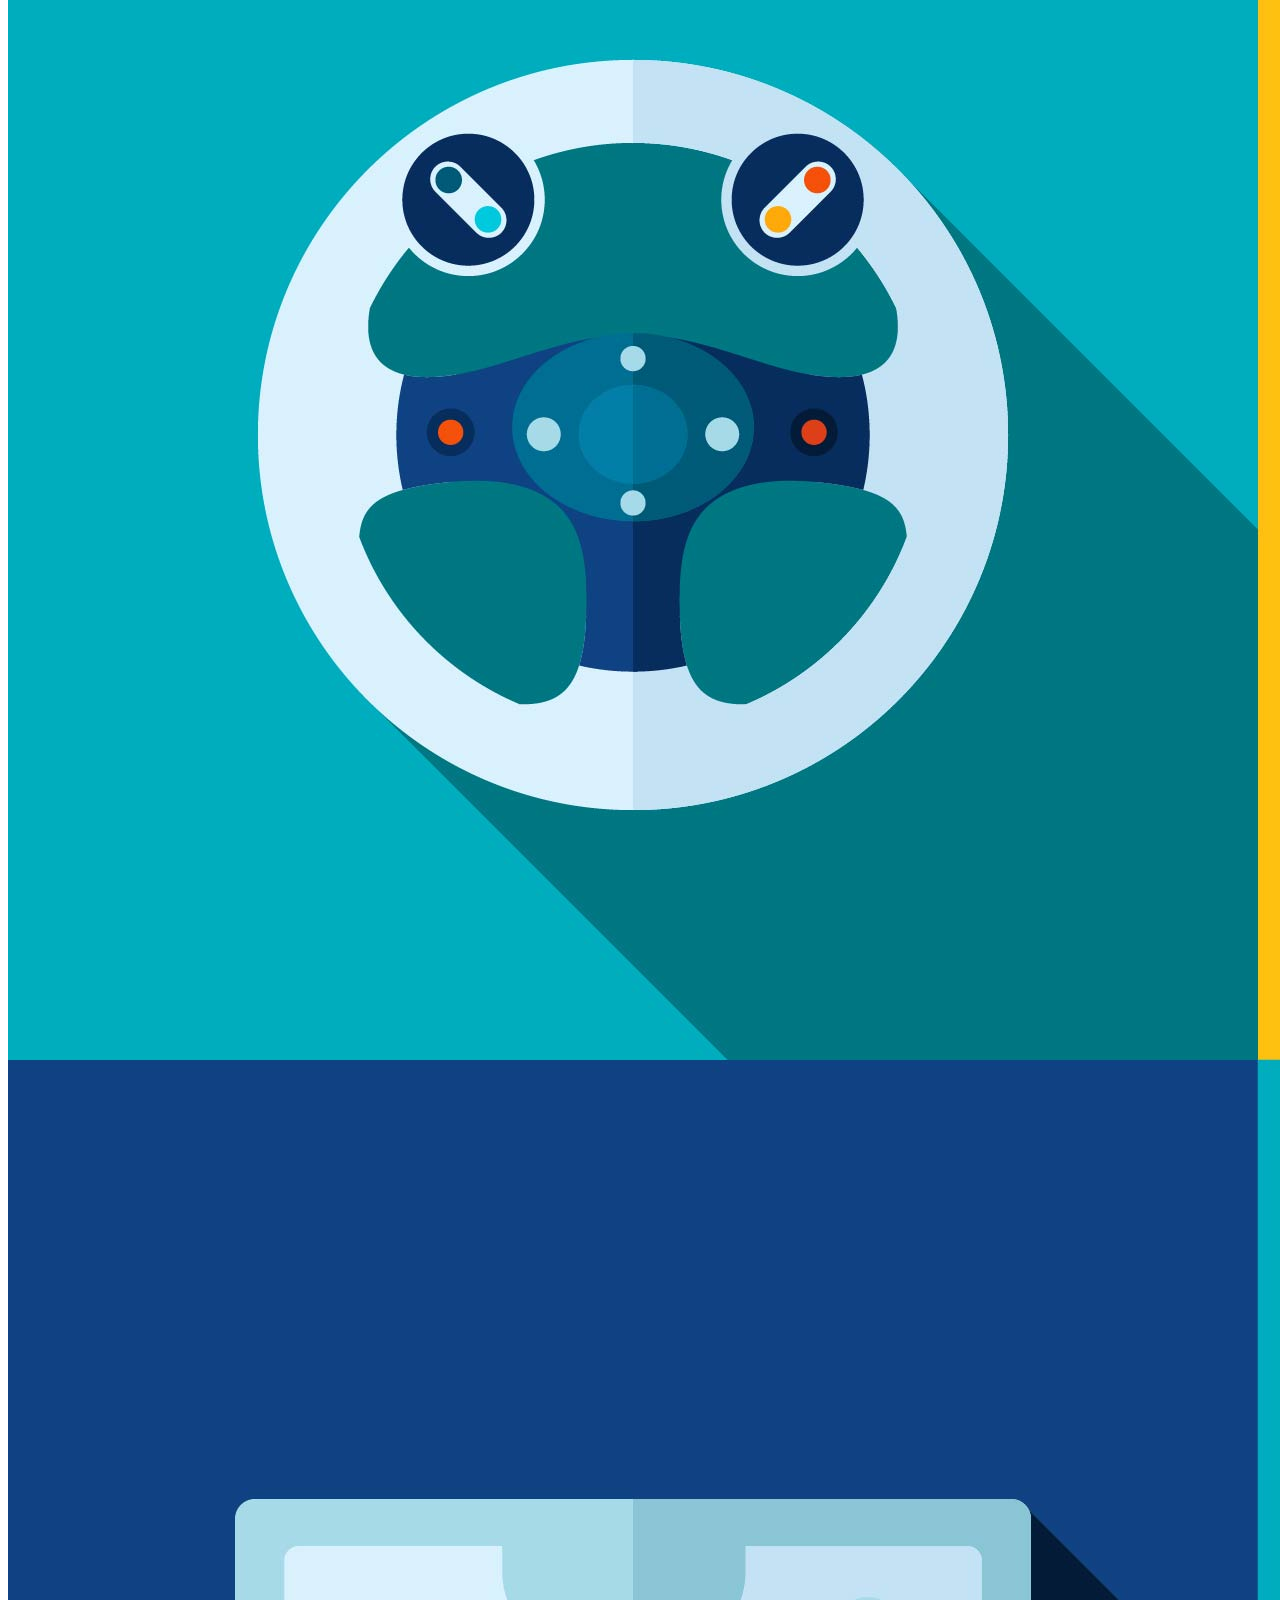
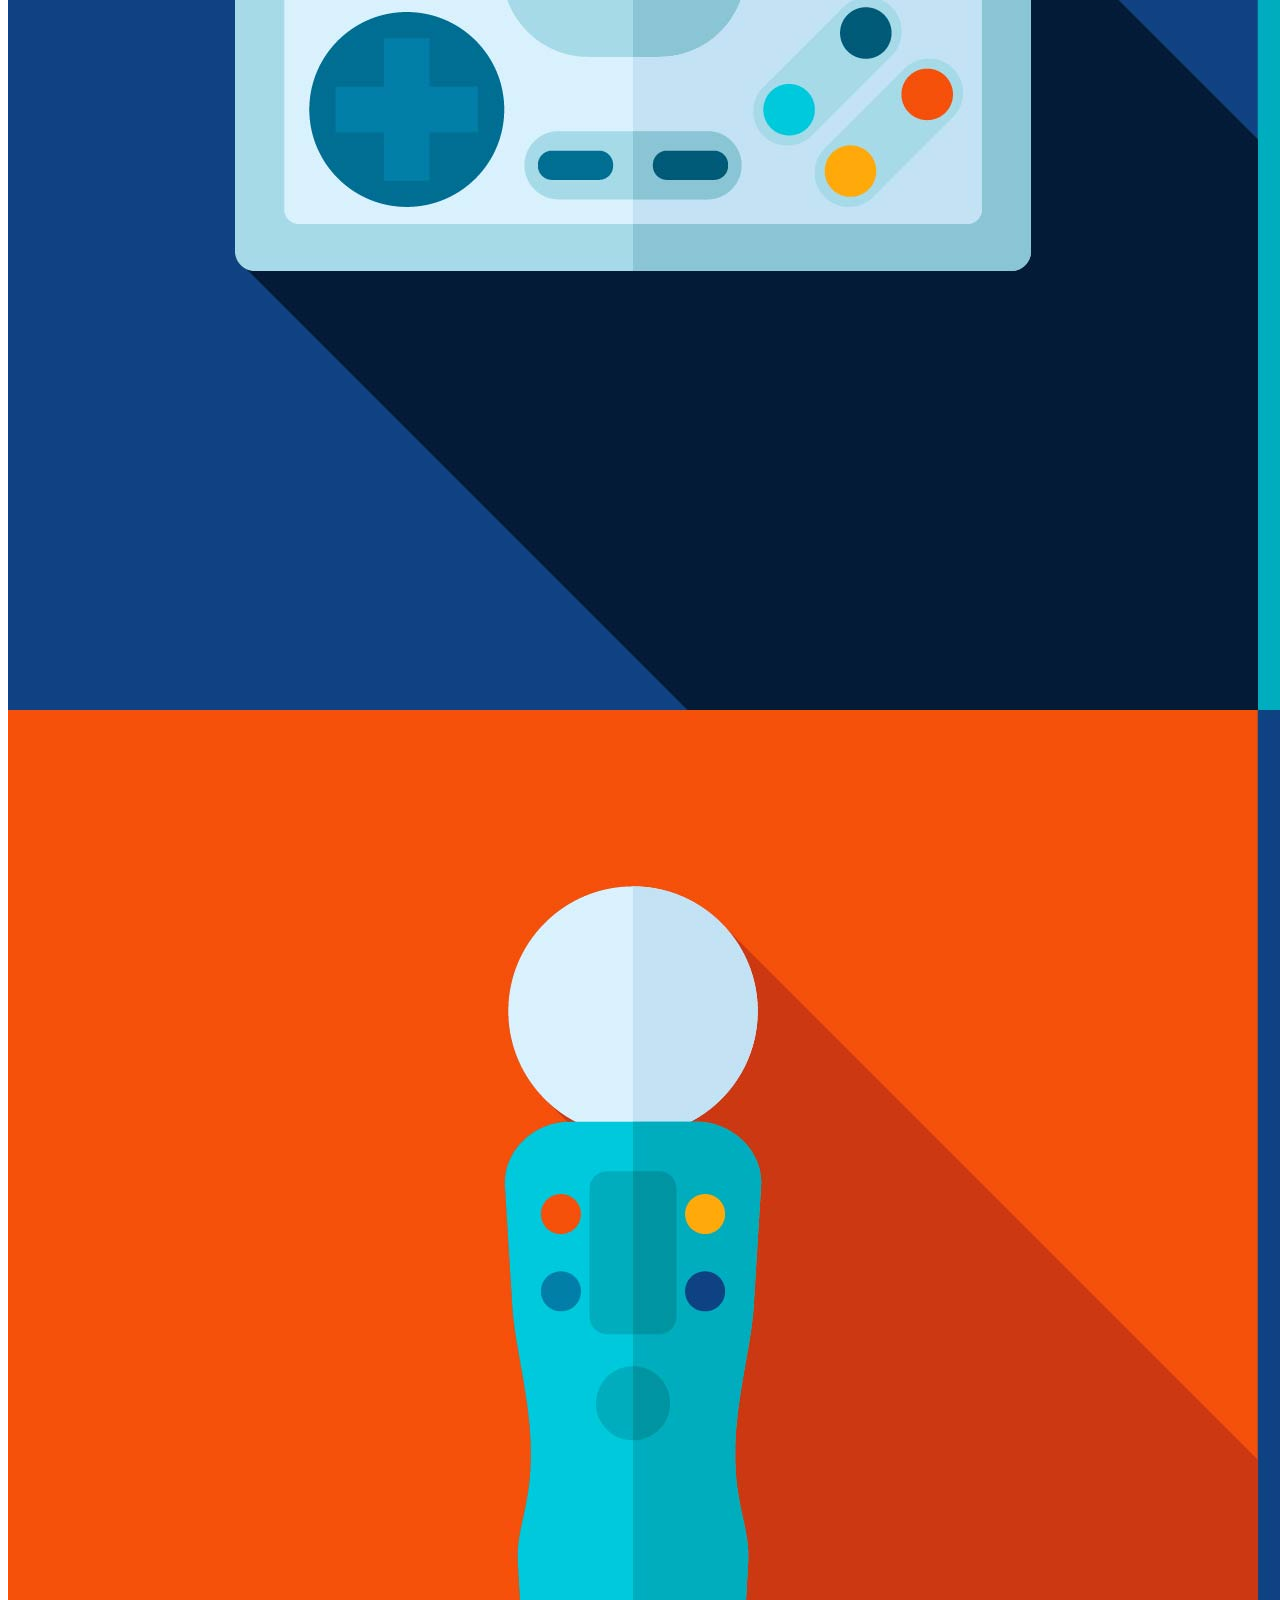
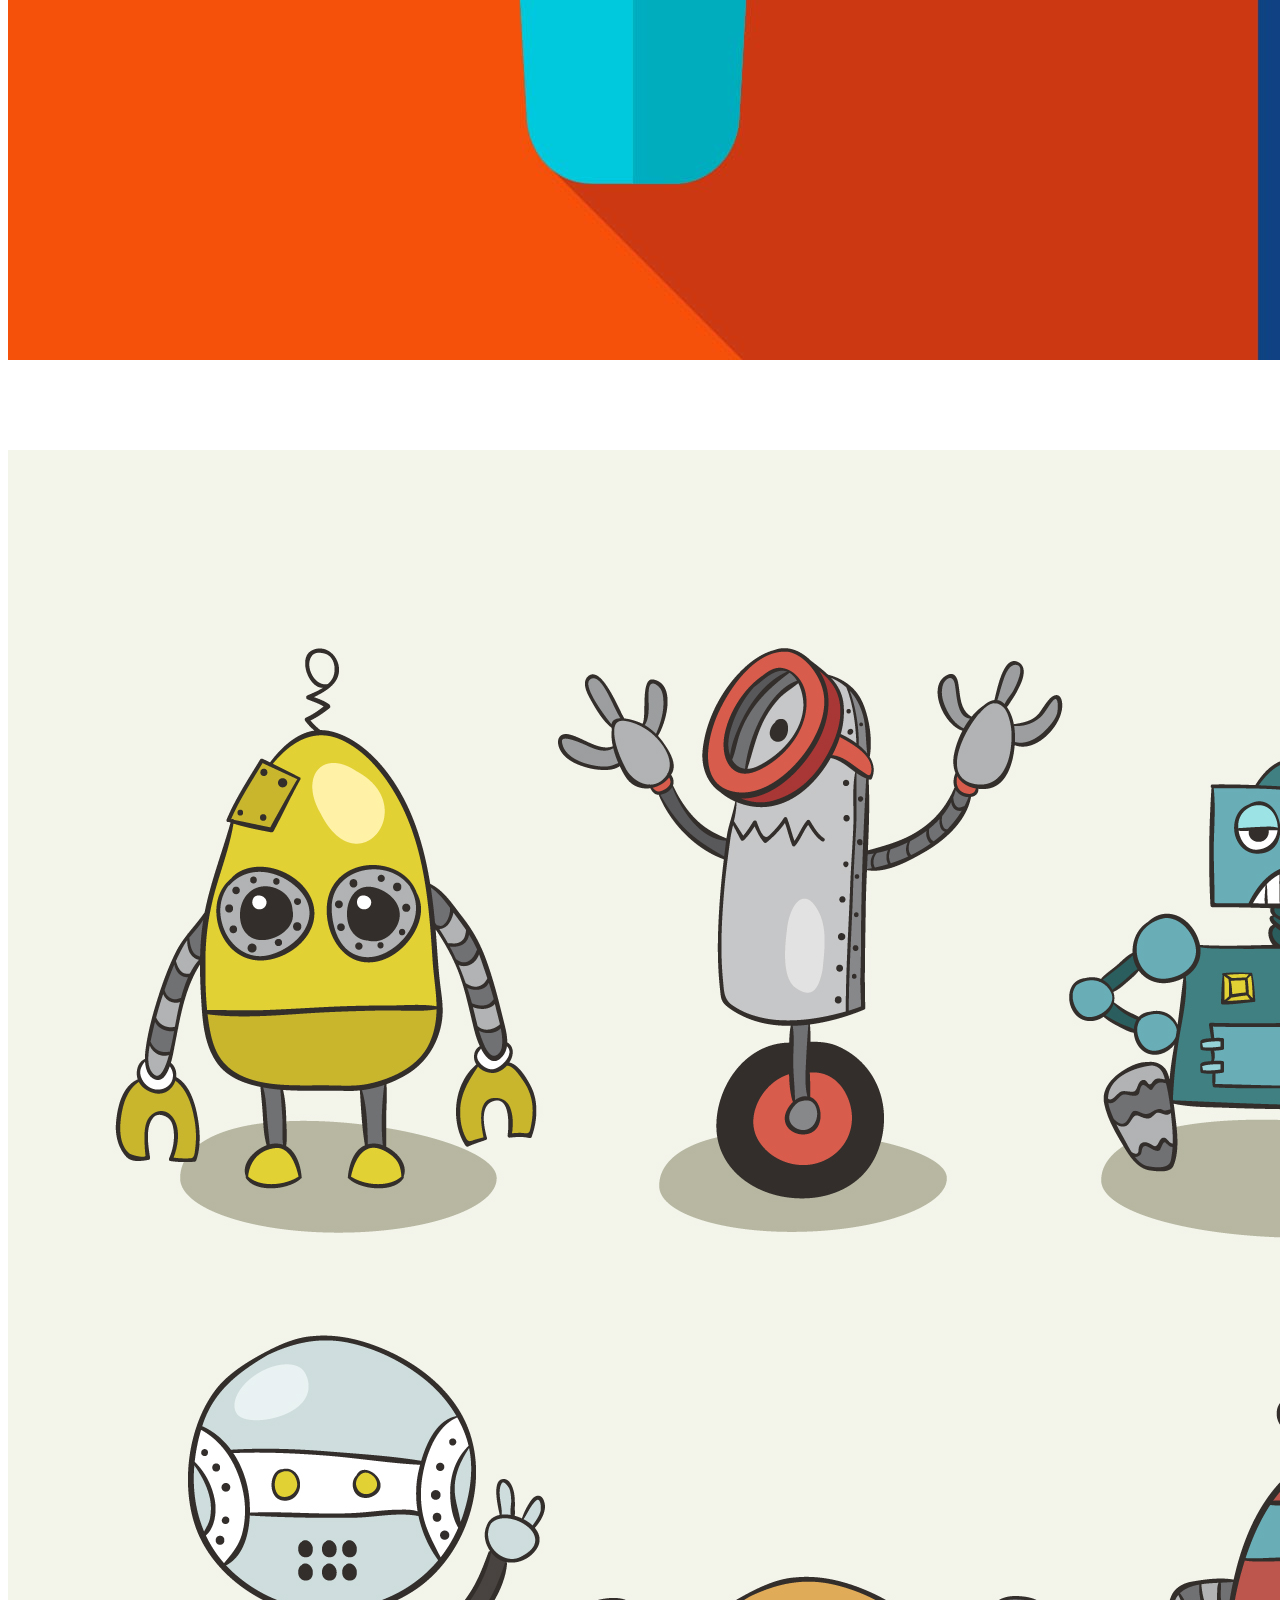
<file: FL17_HW14/homework/index.html>
<!DOCTYPE html>
<html lang="zxx">

<head>
    <meta charset="UTF-8">
    <meta http-equiv="X-UA-Compatible" content="IE=edge">
    <meta name="viewport" content="width=device-width, initial-scale=1.0">
    <link rel="stylesheet" href="https://use.fontawesome.com/releases/v5.6.1/css/all.css"
        integrity="sha384-gfdkjb5BdAXd+lj+gudLWI+BXq4IuLW5IT+brZEZsLFm++aCMlF1V92rMkPaX4PP" crossorigin="anonymous">
    <link rel="stylesheet" href="https://cdn.jsdelivr.net/npm/bootstrap@4.6.0/dist/css/bootstrap.min.css"
        integrity="sha384-B0vP5xmATw1+K9KRQjQERJvTumQW0nPEzvF6L/Z6nronJ3oUOFUFpCjEUQouq2+l" crossorigin="anonymous">
    <link href="https://fonts.googleapis.com/css2?family=Roboto:wght@400;500;700&display=swap" rel="stylesheet">
    <link rel="stylesheet" href="./css/style.css">
    <title>CSS Methodologies</title>
</head>

<body>
    <nav class="navbar navbar-expand-lg navbar-light col-lg-9 col-md-10 col-sm-8 mx-auto">
        <a class="navbar-brand h1" href="#">Games</a>
        <button class="navbar-toggler" type="button" data-toggle="collapse" data-target="#navbarNavAltMarkup"
            aria-controls="navbarNavAltMarkup" aria-expanded="false" aria-label="Toggle navigation">
            <span class="navbar-toggler-icon"></span>
        </button>
        <div class="collapse navbar-collapse" id="navbarNavAltMarkup">
            <div class="navbar-nav mx-auto">
                <a class="nav-item nav-link active" href="#">Home <span class="sr-only">(current)</span></a>
                <a class="nav-item nav-link" href="#">Features</a>
                <a class="nav-item nav-link" href="#">Pricing</a>
                <a class="nav-item nav-link" href="#">Disabled</a>
            </div>
            <button type="button" class="btn rounded-0 bg-dark btn-md">Push to start</button>
        </div>
    </nav>
    <div class="col-lg-9 col-md-10 col-sm-8 row mx-auto align-items-center ">
        <img src="./assets/hero-5.jpg" class="col-lg-7 col-md-5 order-md-12" alt="">
        <div class="row col-md-7 col-lg-5 mb-5 mt-3">
            <p class="h1 col-md-10 p-md-0">Front-end Lab <br>CSS-Methodologies</p>
            <p class="my-4 col-md-10 col-lg-10 p-md-0">Lorem ipsum dolor sit amet, consectetuer adipiscing elit. Aenean
                commodo ligula eget dolor. Aenean massa.
                Cum sociis natoque penatibus et magnis dis parturient montes, nascetur ridiculus mus.
            </p>
            <button type="button" class="btn btn-lg bg-btn">Find Out More</button>
        </div>
    </div>
    <main>
        <div class="bg-dark">
            <section class="row col-sm-8 col-md-10 col-lg-9 mx-auto bg-dark text-center p-0">
                <div class="py-5 col-md-7 col-lg-10 mx-auto">
                    <h2 class="card-title">Games section</h2>
                    <p class="card-text">Lorem ipsum dolor sit amet, consectetuer adipiscing elit. Aenean commodo ligula
                        eget dolor.</p>
                </div>
                <div class="mb-5 col-md-6 col-lg-4">
                    <img class="card-img-top" src="./assets/card/1.jpg" alt="Card image">
                    <div class="card-body bg-dark">
                        <p class="card-title font-weight-bold">Card title</p>
                        <p class="card-text">Lorem ipsum dolor sit amet, consectetuer adipiscing elit. Aenean commodo
                            ligula eget dolor.</p>
                    </div>
                </div>
                <div class="mb-5 col-md-6 col-lg-4">
                    <img class="card-img-top" src="./assets/card/2.jpg" alt="Card image">
                    <div class="card-body bg-dark">
                        <p class="card-title font-weight-bold">Card title</p>
                        <p class="card-text">Lorem ipsum dolor sit amet, consectetuer adipiscing elit. Aenean commodo
                            ligula eget dolor.</p>
                    </div>
                </div>
                <div class="mb-5 col-md-6 col-lg-4">
                    <img class="card-img-top" src="./assets/card/3.jpg" alt="Card image">
                    <div class="card-body bg-dark">
                        <p class="card-title font-weight-bold">Card title</p>
                        <p class="card-text">Lorem ipsum dolor sit amet, consectetuer adipiscing elit. Aenean commodo
                            ligula eget dolor.</p>
                    </div>
                </div>
                <div class="mb-5 col-md-6 col-lg-4">
                    <img class="card-img-top" src="./assets/card/4.jpg" alt="Card image">
                    <div class="card-body bg-dark">
                        <p class="card-title font-weight-bold">Card title</p>
                        <p class="card-text">Lorem ipsum dolor sit amet, consectetuer adipiscing elit. Aenean commodo
                            ligula eget dolor.</p>
                    </div>
                </div>
                <div class="mb-5 col-md-6 col-lg-4">
                    <img class="card-img-top" src="./assets/card/5.jpg" alt="Card image">
                    <div class="card-body bg-dark">
                        <p class="card-title font-weight-bold">Card title</p>
                        <p class="card-text">Lorem ipsum dolor sit amet, consectetuer adipiscing elit. Aenean commodo
                            ligula eget dolor.</p>
                    </div>
                </div>
                <div class="mb-5 col-md-6 col-lg-4">
                    <img class="card-img-top" src="./assets/card/6.jpg" alt="Card image">
                    <div class="card-body bg-dark">
                        <p class="card-title font-weight-bold">Card title</p>
                        <p class="card-text">Lorem ipsum dolor sit amet, consectetuer adipiscing elit. Aenean commodo
                            ligula eget dolor.</p>
                    </div>
                </div>
            </section>
        </div>
        <div class="bg-light">
            <section class="row col-sm-8 col-md-10 col-lg-9 mx-auto text-center p-0">
                <div class="my-5 col-md-7 col-lg-9 mx-auto">
                    <h2 class="card-title">Games Section</h2>
                    <p class="card-text">Lorem ipsum dolor sit amet, consectetuer adipiscing elit.</p>
                </div>
                <div class="mb-5 col-md-6 col-lg-6">
                    <img class="card-img-top shadow-lg" src="./assets/card/7.jpg" alt="Card image">
                    <p class="card-title font-weight-bold mt-3">Card title</p>
                    <p class="card-text">Lorem ipsum dolor sit amet, consectetuer adipiscing elit. Aenean commodo ligula
                        eget dolor.</p>
                </div>
                <div class="mb-5 col-md-6 col-lg-6">
                    <img class="card-img-top shadow-lg" src="./assets/card/8.jpg" alt="Card image">
                    <p class="card-title font-weight-bold mt-3">Card title</p>
                    <p class="card-text">Lorem ipsum dolor sit amet, consectetuer adipiscing elit. Aenean commodo ligula
                        eget dolor.</p>
                </div>
                <div class="mb-5 col-md-6 col-lg-6">
                    <img class="card-img-top shadow-lg" src="./assets/card/9.jpg" alt="Card image">
                    <p class="card-title font-weight-bold mt-3">Card title</p>
                    <p class="card-text">Lorem ipsum dolor sit amet, consectetuer adipiscing elit. Aenean commodo ligula
                        eget dolor.</p>
                </div>
                <div class="mb-5 col-md-6 col-lg-6">
                    <img class="card-img-top shadow-lg" src="./assets/card/10.jpg" alt="Card image">
                    <p class="card-title font-weight-bold mt-3">Card title</p>
                    <p class="card-text">Lorem ipsum dolor sit amet, consectetuer adipiscing elit. Aenean commodo ligula
                        eget dolor.</p>
                </div>
                <div class="mb-5 col-md-6 col-lg-6">
                    <img class="card-img-top shadow-lg" src="./assets/card/11.jpg" alt="Card image">
                    <p class="card-title font-weight-bold mt-3">Card title</p>
                    <p class="card-text">Lorem ipsum dolor sit amet, consectetuer adipiscing elit. Aenean commodo ligula
                        eget dolor.</p>
                </div>
                <div class="mb-5 col-md-6 col-lg-6">
                    <img class="card-img-top shadow-lg" src="./assets/card/12.jpg" alt="Card image">
                    <p class="card-title font-weight-bold mt-3">Card title</p>
                    <p class="card-text">Lorem ipsum dolor sit amet, consectetuer adipiscing elit. Aenean commodo ligula
                        eget dolor.</p>
                </div>
            </section>
        </div>
    </main>
    <footer class="bg-dark">
        <div class="row col-sm-8 col-md-10 col-lg-9 mx-auto pt-5">
            <div class="col-lg-6">
                <h5 class="card-title">Subscribe</h5>
                <p class="card-text mb-3">Lorem ipsum dolor sit amet, consectetuer adipiscing elit. Aenean commodo
                    ligula eget dolor.</p>
            </div>
            <form class="col-lg-6">
                <input type="email" name="email" placeholder="Email Address" class="col">
                <button type="button" class="btn btn-md bg-btn col mt-1 mb-5">Subscribe</button>
            </form>
            <p class="text-center pb-3 col-lg">&copy;2021 Front-end Lab</p>
        </div>
    </footer>
    <script src="https://code.jquery.com/jquery-3.5.1.slim.min.js"
        integrity="sha384-DfXdz2htPH0lsSSs5nCTpuj/zy4C+OGpamoFVy38MVBnE+IbbVYUew+OrCXaRkfj"
        crossorigin="anonymous"></script>
    <script src="https://cdn.jsdelivr.net/npm/popper.js@1.16.1/dist/umd/popper.min.js"
        integrity="sha384-9/reFTGAW83EW2RDu2S0VKaIzap3H66lZH81PoYlFhbGU+6BZp6G7niu735Sk7lN"
        crossorigin="anonymous"></script>
    <script src="https://cdn.jsdelivr.net/npm/bootstrap@4.6.0/dist/js/bootstrap.min.js"
        integrity="sha384-+YQ4JLhjyBLPDQt//I+STsc9iw4uQqACwlvpslubQzn4u2UU2UFM80nGisd026JF"
        crossorigin="anonymous"></script>
</body>

</html>
</file>
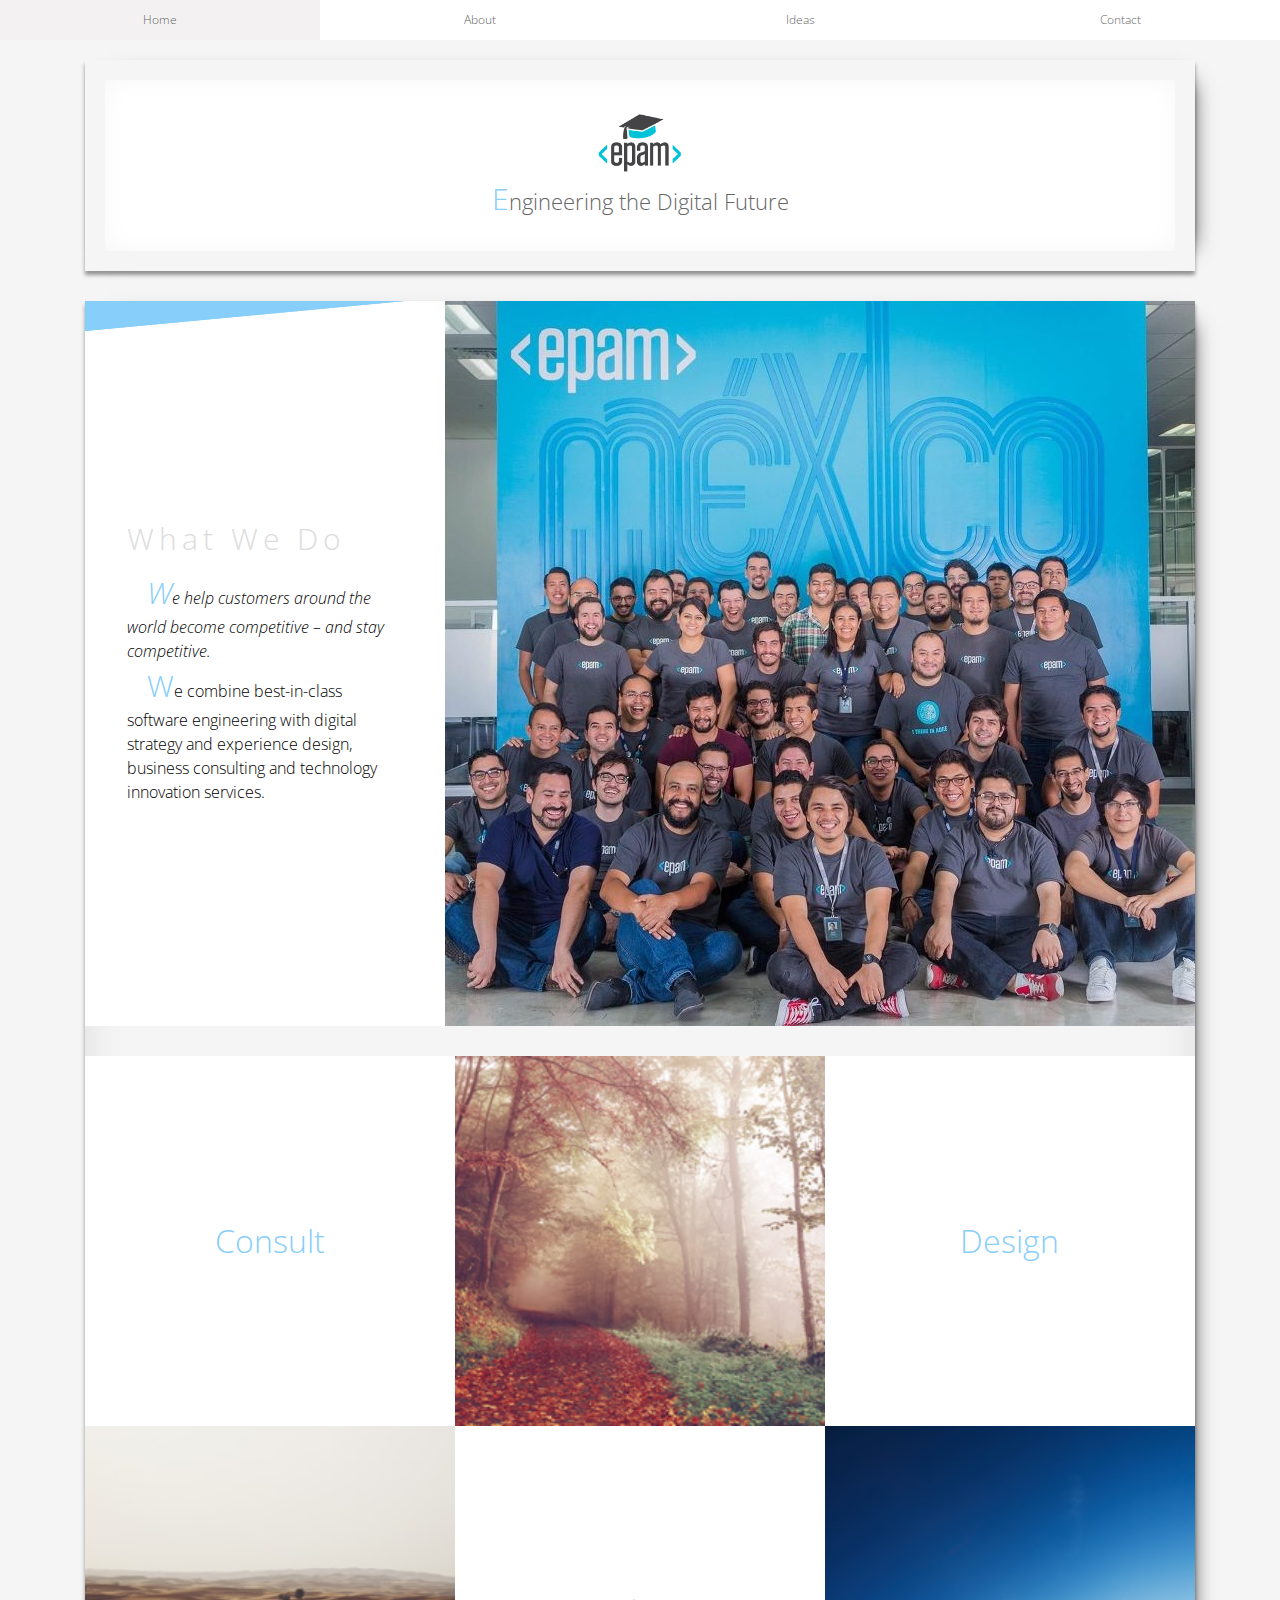
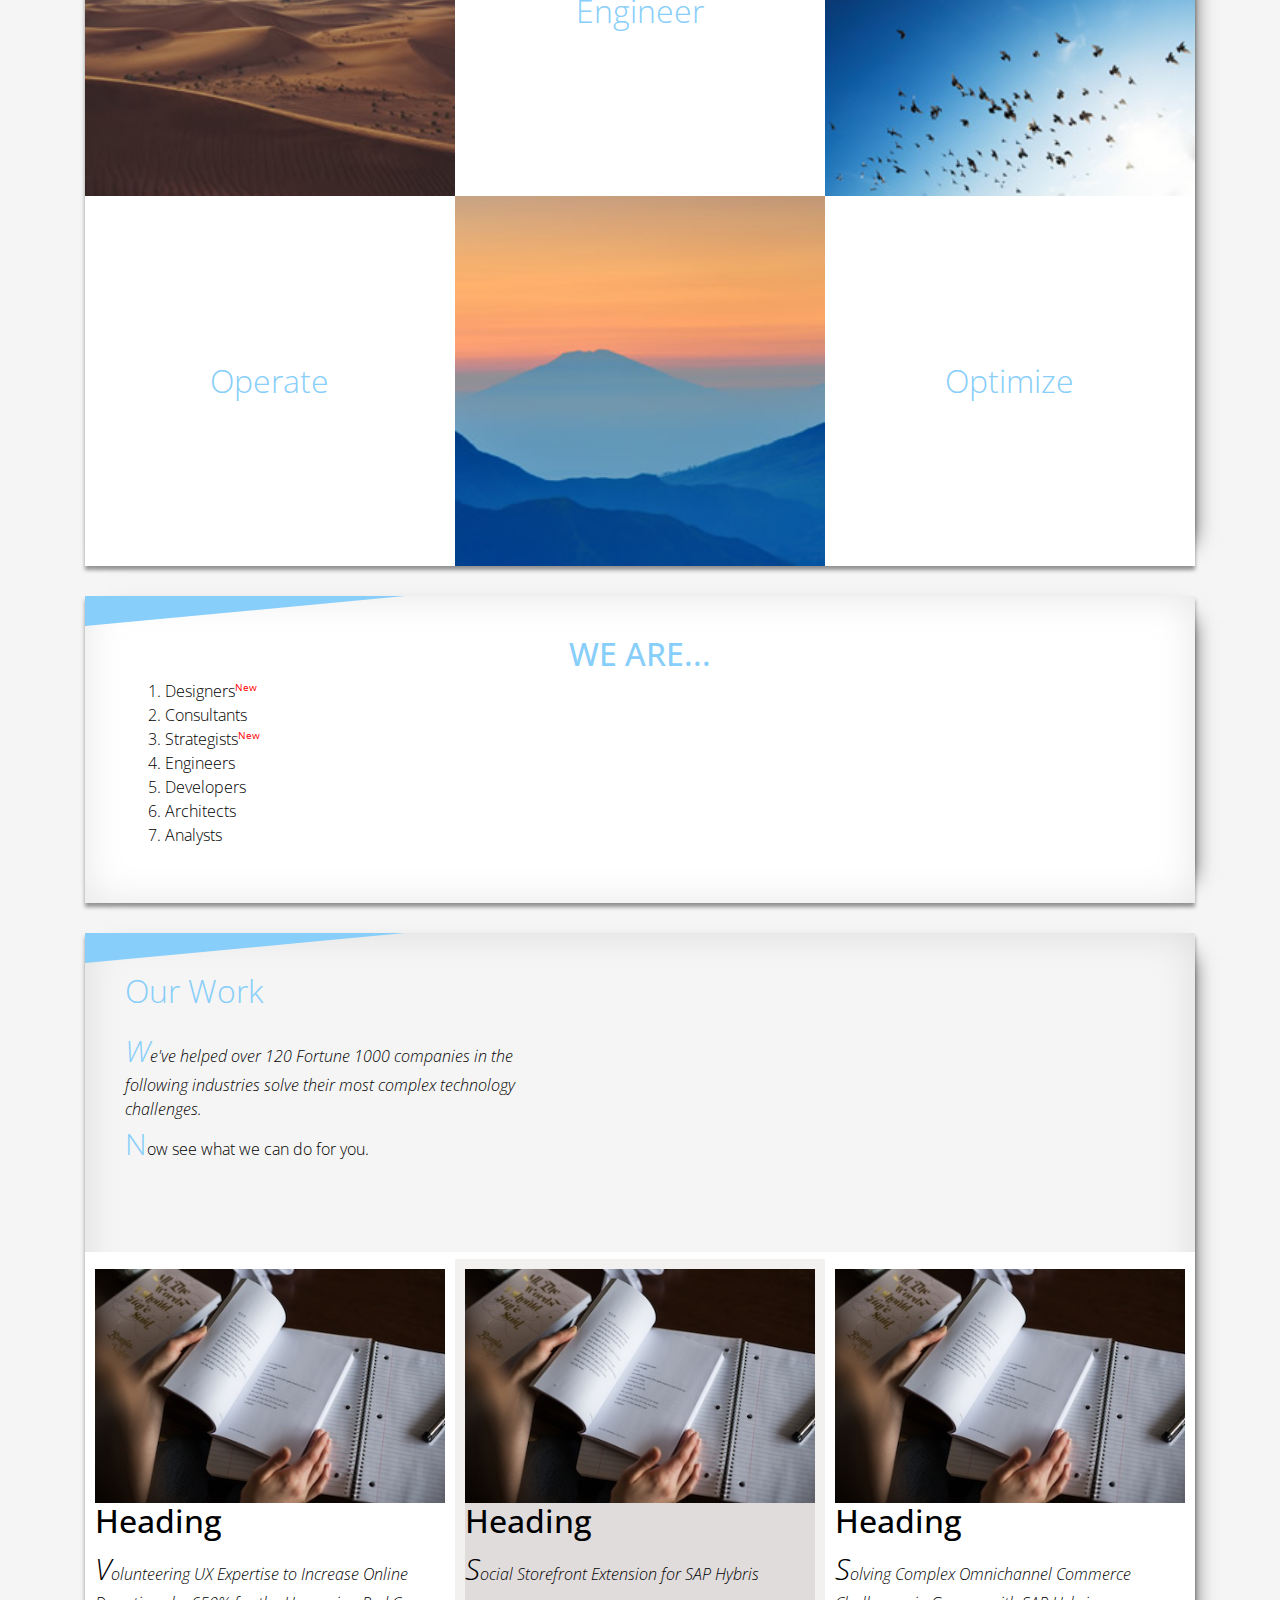
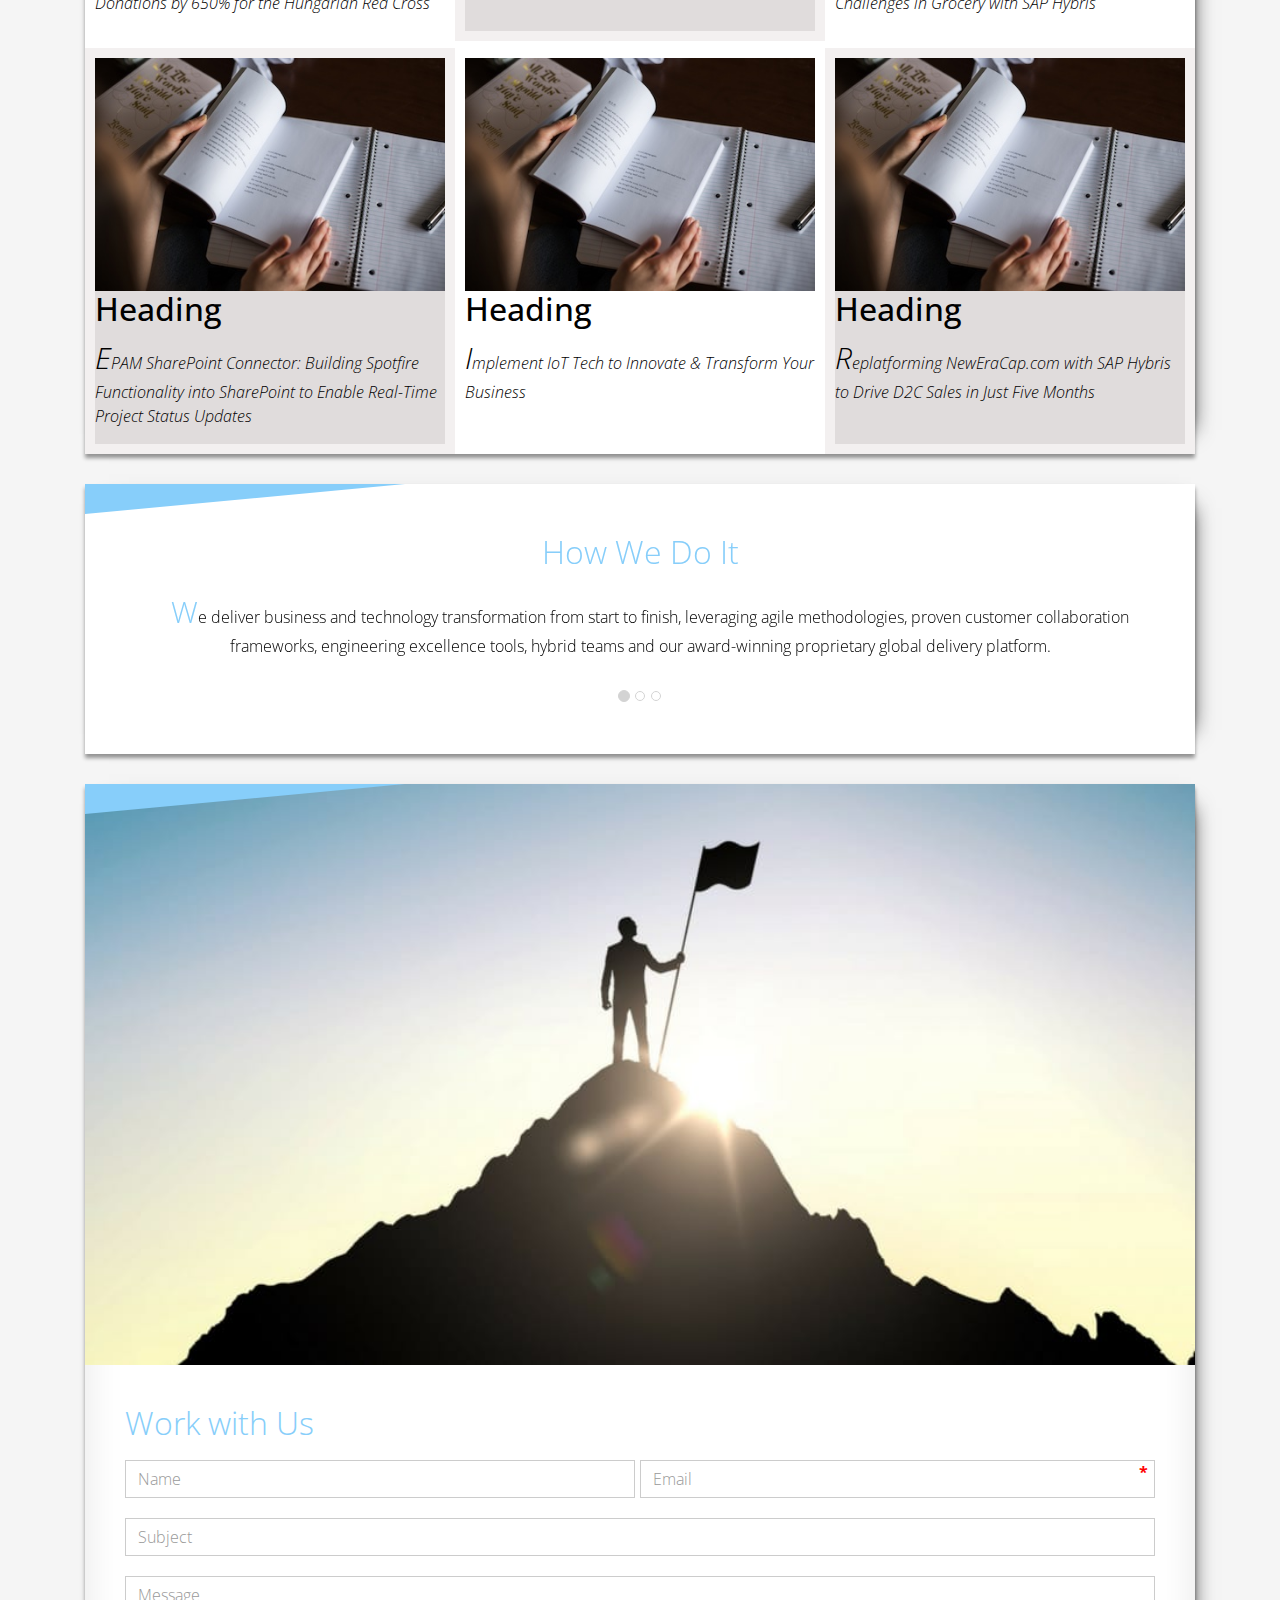
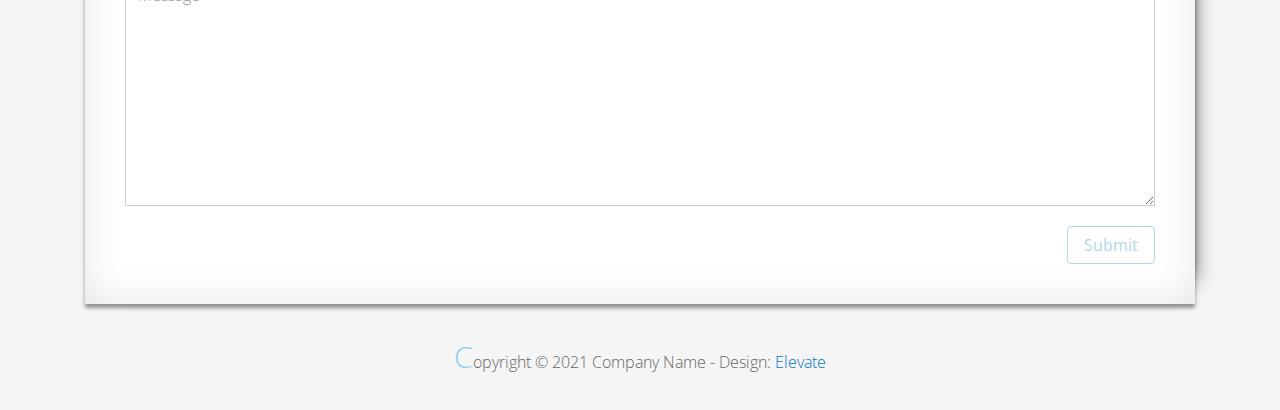
<file: FL17_HW2/homework/index.html>
<!DOCTYPE html>
<html lang="en">
<head>
  <meta charset="utf-8">
  <meta http-equiv="X-UA-Compatible" content="IE=edge">
  <meta name="viewport" content="width=device-width, initial-scale=1">

  <title>CSS Basics HW</title>



  <!-- load stylesheets -->
  <link rel="stylesheet" href="http://fonts.googleapis.com/css?family=Open+Sans:300,400">
  <!-- Google web font "Open Sans" -->
  <link rel="stylesheet" href="css/bootstrap.min.css">
  <!-- Bootstrap style -->
  <link rel="stylesheet" href="css/general.css">
  <link rel="stylesheet" href="css/style.css">
  <!-- Templatemo style -->
</head>

<body>
<div class="container">

  <div class="tm-sidebar">
    <nav class="tm-main-nav">
      <ul>
        <li class="tm-nav-item"><a href="#home" class="tm-nav-item-link">Home</a></li>
        <li class="tm-nav-item"><a href="#about" class="tm-nav-item-link">About</a></li>
        <li class="tm-nav-item"><a href="#ideas" class="tm-nav-item-link">Ideas</a></li>
        <li class="tm-nav-item"><a href="#contact" class="tm-nav-item-link">Contact</a></li>
      </ul>
    </nav>
  </div>

  <div class="tm-main-content">

    <div id="home" class="tm-content-box tm-content-header margin-b-10">
      <div class="tm-banner">
        <div class="tm-banner-inner">
          <img src="img/epam_logo.png" width="100" alt="">
          <p class="tm-banner-text">Engineering the Digital Future</p>
        </div>
      </div>
    </div>

    <section>
      <div class="tm-content-box flex-2-col">

        <div class="padding-medium flex-item tm-team-description-container flex-item">
          <h2 class="tm-section-title">What We Do</h2>
          <p class="tm-section-description">We help customers around the world become competitive – and stay competitive.</p>
          <p class="tm-section-description"> We combine best-in-class software engineering with digital strategy and experience design, business consulting and technology innovation services.</p>
        </div>
        <div class="flex-item">
          <img src="img/epam-mexico.jpg" alt="epam-mexico">
        </div>

      </div>

      <div id="about" class="tm-content-box">

        <ul class="boxes gallery-container">
          <li class="box box-bg">
            <h2 class="tm-section-title tm-section-title-box tm-box-bg-title">Consult</h2>
          </li>
          <li class="box">
            <a href="img/idea-large-01.jpg">
              <img src="img/idea-01.jpg" alt="Image" class="img-fluid thumbnail box-img">
            </a>
          </li>
          <li class="box box-bg">
            <h2 class="tm-section-title tm-section-title-box tm-box-bg-title">Design</h2>
          </li>
          <li class="box">
            <a href="img/idea-large-02.jpg">
              <img src="img/idea-02.jpg" alt="Image" class="img-fluid thumbnail box-img">
            </a>
          </li>
          <li class="box box-bg">
            <h2 class="tm-section-title tm-section-title-box tm-box-bg-title">Engineer</h2>
          </li>
          <li class="box">
            <a href="img/idea-large-03.jpg">
              <img src="img/idea-03.jpg" alt="Image" class="img-fluid thumbnail box-img">
            </a>
          </li>
          <li class="box box-bg">
            <h2 class="tm-section-title tm-section-title-box tm-box-bg-title">Operate</h2>
          </li>
          <li class="box">
            <a href="img/idea-large-04.jpg">
              <img src="img/idea-04.jpg" alt="Image" class="img-fluid thumbnail box-img">
            </a>
          </li>
          <li class="box box-bg">
            <h2 class="tm-section-title tm-section-title-box tm-box-bg-title">Optimize</h2>
          </li>
        </ul>

      </div>

    </section>

    <!-- slider -->
    <section class="heading tm-content-box">
      <div class="padding-medium">
        <h2> WE ARE...</h2>
        <ol>
          <li><a href="index.html" class="text">Designers</a></li>
          <li><a href="index.html">Consultants</a></li>
          <li><a href="#" class="text">Strategists</a></li>
          <li><a href="#">Engineers</a></li>
          <li><a href="#">Developers</a></li>
          <li><a href="#">Architects</a></li>
          <li><a href="#">Analysts</a></li>
        </ol>
      </div>
    </section>

    <section class="blocks">
      <div class="padding-medium flex-item tm-team-description-container">
        <h2 class="tm-section-title">Our Work</h2>
        <p class="tm-section-description">We've helped over 120 Fortune 1000 companies in the following industries solve their most complex technology challenges. </p>
        <p class="tm-section-description"> Now see what we can do for you.</p>
      </div>
      <div class="tm-content-box flex-2-col">
      </div>
      <div  class="tm-content-box">
        <ul class="boxes gallery-container">
          <li class="box box-work">
            <img src="img/study.jpeg" alt="Image" class="img-fluid">
            <div>
              <h2>Heading</h2>
              <p>Volunteering UX Expertise to Increase Online Donations by 650% for the Hungarian Red Cross</p>
            </div>
          </li>
          <li class="box box-work">
            <img src="img/study.jpeg" alt="Image" class="img-fluid">
            <div>
              <h2>Heading</h2>
              <p>Social Storefront Extension for SAP Hybris</p>
            </div>
          </li>
          <li class="box box-work">
            <img src="img/study.jpeg" alt="Image" class="img-fluid">
            <div>
              <h2>Heading</h2>
              <p>Solving Complex Omnichannel Commerce Challenges in Grocery with SAP Hybris</p>
            </div>
          </li>
          <li class="box box-work">
            <img src="img/study.jpeg" alt="Image" class="img-fluid">
            <div>
              <h2>Heading</h2>
              <p>EPAM SharePoint Connector: Building Spotfire Functionality into SharePoint to Enable Real-Time Project Status Updates</p>
            </div>
          </li>
          <li class="box box-work">
            <img src="img/study.jpeg" alt="Image" class="img-fluid">
            <div>
              <h2>Heading</h2>
              <p>Implement IoT Tech to Innovate &amp; Transform Your Business</p>
            </div>
          </li>
          <li class="box box-work">
            <img src="img/study.jpeg" alt="Image" class="img-fluid">
            <div>
              <h2>Heading</h2>
              <p>Replatforming NewEraCap.com with SAP Hybris to Drive D2C Sales in Just Five Months</p>
            </div>
          </li>
        </ul>

      </div>
    </section>

    <section id="ideas">
      <div id="tmCarousel" class="carousel slide tm-content-box" data-ride="carousel">

        <ol class="carousel-indicators">
          <li data-target="#tmCarousel" data-slide-to="0" class="active"></li>
          <li data-target="#tmCarousel" data-slide-to="1" class=""></li>
          <li data-target="#tmCarousel" data-slide-to="2" class=""></li>
        </ol>

        <div class="carousel-inner" role="listbox">

          <div class="carousel-item active">
            <div class="carousel-content">
              <div class="flex-item">
                <h2 class="tm-section-title">How We Do It</h2>
                <p class="tm-section-description carousel-description">We deliver business and technology transformation from start to finish, leveraging agile methodologies, proven customer collaboration frameworks, engineering excellence tools, hybrid teams and our award-winning proprietary global delivery platform.</p>
              </div>
            </div>
          </div>

          <div class="carousel-item">
            <div class="carousel-content">
              <div class="flex-item">
                <h2 class="tm-section-title">Our Clients</h2>
                <p class="tm-section-description carousel-description">Lorem ipsum dolor sit amet,
                  consectetur adipiscing elit. Quisque vel nisi pharetra nibh varius pharetra ac
                  sagittis nisi. Etiam pharetra vestibulum hendrerit. Pellentesque interdum metus
                  sed massa rutrum.</p>
              </div>
            </div>
          </div>

          <div class="carousel-item">
            <div class="carousel-content">
              <div class="flex-item">
                <h2 class="tm-section-title">Our Projects</h2>
                <p class="tm-section-description carousel-description">Donec ex libero, fringilla
                  vitae purus sit amet, rhoncus pharetra lorem. Pellentesque id sem id lacus
                  ultricies vehicula. Aliquam rutrum mi non. Pellentesque interdum metus sed massa
                  rutrum.</p>
              </div>
            </div>
          </div>

        </div>

      </div>
    </section>

    <section class="tm-content-box">
      <img src="img/contact-us.jpg" alt="Contact image" class="img-fluid img-contact-us">

      <div id="contact" class="padding-medium">
        <h2 class="tm-section-title">Work with Us</h2>
        <form action="#contact" method="get" class="contact-form">

          <div class="form-group col-xs-12 col-sm-12 col-md-6 col-lg-6 form-group-2-col-left">
            <input type="text" id="contact_name" name="contact_name" class="form-control"
                   placeholder="Name" required/>
          </div>
          <div class="form-group col-xs-12 col-sm-12 col-md-6 col-lg-6 form-group-2-col-right mandatory-field">
            <input type="email" id="contact_email" name="contact_email" class="form-control"
                   placeholder="Email" required/>
          </div>
          <div class="form-group">
            <input type="text" id="contact_subject" name="contact_subject" class="form-control"
                   placeholder="Subject" required/>
          </div>
          <div class="form-group">
            <textarea id="contact_message" name="contact_message" class="form-control" rows="9"
                      placeholder="Message" required></textarea>
          </div>

          <button type="submit" class="btn btn-primary submit-btn">Submit</button>

        </form>
      </div>
    </section>

    <footer class="tm-footer">
      <p class="text-xs-center">Copyright &copy; 2021 Company Name

        - Design: <a rel="nofollow" href="http://www.templatemo.com/tm-481-elevate"
                     target="_parent">Elevate</a></p>
    </footer>

  </div>

</div>

</body>
</html>
</file>
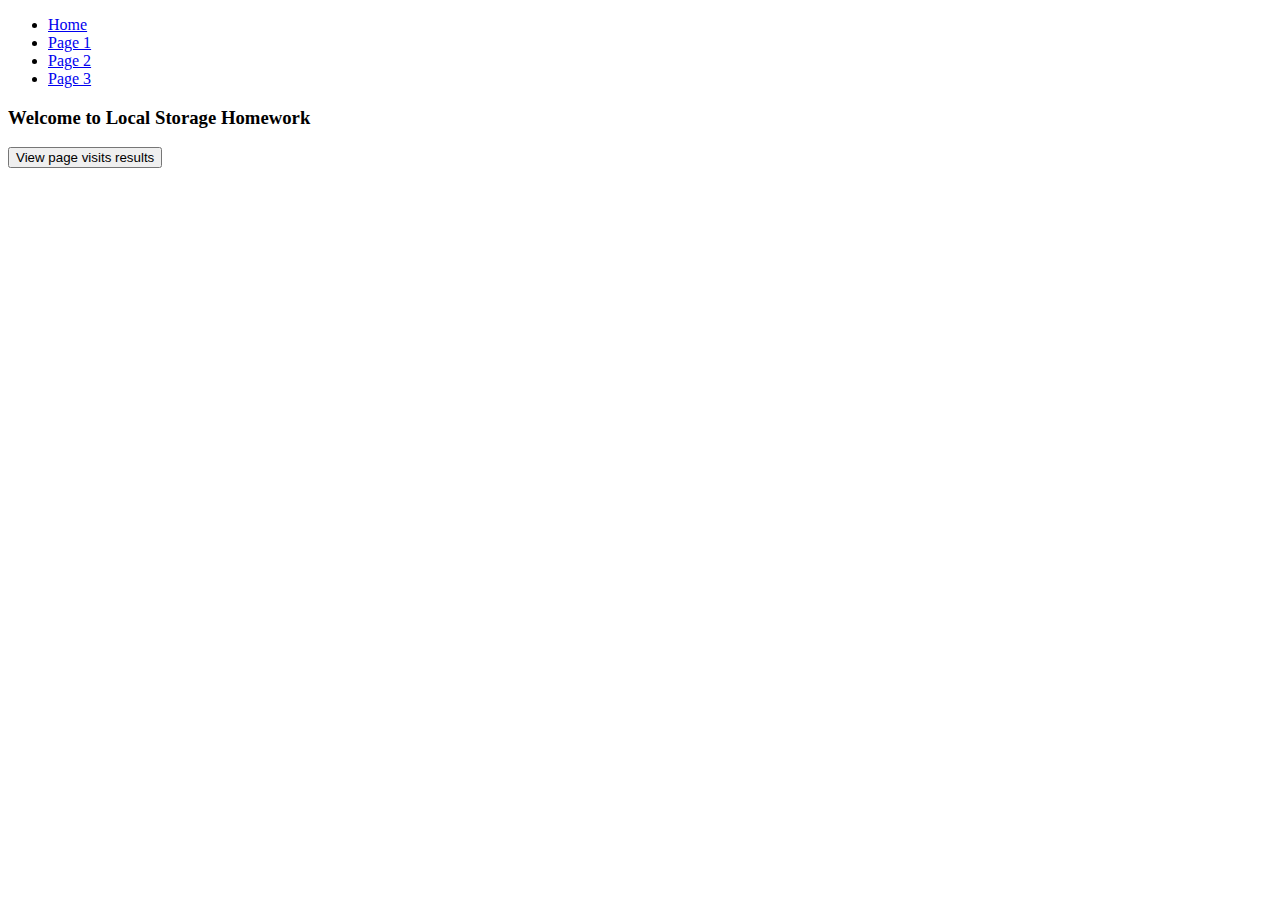
<file: FL17_HW6/homework/index.html>
<!DOCTYPE html>
<html lang="en">

<head>
  <meta charset="UTF-8">
  <meta name="viewport" content="width=device-width, initial-scale=1.0">
  <meta http-equiv="X-UA-Compatible" content="ie=edge">
  <link href="https://fonts.googleapis.com/css?family=Hind:400,600%7CSource+Sans+Pro:400,600,700%7CFresca"
        rel="stylesheet"/>

  <link rel="stylesheet" type="text/css" href="css/main.css">
  <link rel="stylesheet" href="https://cdn.jsdelivr.net/npm/bootstrap@4.5.3/dist/css/bootstrap.min.css"
        integrity="sha384-TX8t27EcRE3e/ihU7zmQxVncDAy5uIKz4rEkgIXeMed4M0jlfIDPvg6uqKI2xXr2" crossorigin="anonymous">
  <script src="https://code.jquery.com/jquery-3.5.1.slim.min.js"
          integrity="sha384-DfXdz2htPH0lsSSs5nCTpuj/zy4C+OGpamoFVy38MVBnE+IbbVYUew+OrCXaRkfj"
          crossorigin="anonymous"></script>
  <script src="https://cdn.jsdelivr.net/npm/bootstrap@4.5.3/dist/js/bootstrap.bundle.min.js"
          integrity="sha384-ho+j7jyWK8fNQe+A12Hb8AhRq26LrZ/JpcUGGOn+Y7RsweNrtN/tE3MoK7ZeZDyx"
          crossorigin="anonymous"></script>

  <script src="js/index.js"></script>

  <title>Homework 6</title>
</head>

<body>
  <div class="container">
    <div class="mx-auto" id="content">
      <ul class="nav nav-pills mt-3 mb-5 ml-5">
        <li class="nav-item">
          <a class="nav-link active" href="#">Home</a>
        </li>
        <li class="nav-item">
          <a class="nav-link" onclick="visitLink('Page1')" href="page_1.html">Page 1</a>
        </li>
        <li class="nav-item">
          <a class="nav-link" onclick="visitLink('Page2')" href="page_2.html">Page 2</a>
        </li>
        <li class="nav-item">
          <a class="nav-link" onclick="visitLink('Page3')" href="page_3.html">Page 3</a>
        </li>
      </ul>
      <h3 class="mb-5">Welcome to Local Storage Homework</h3>
      <button type="button" onclick="viewResults()" class="btn btn-primary btn-lg btn-block mb-5">View page visits results</button>
    </div>

  </div>
</body>

</html>
</file>
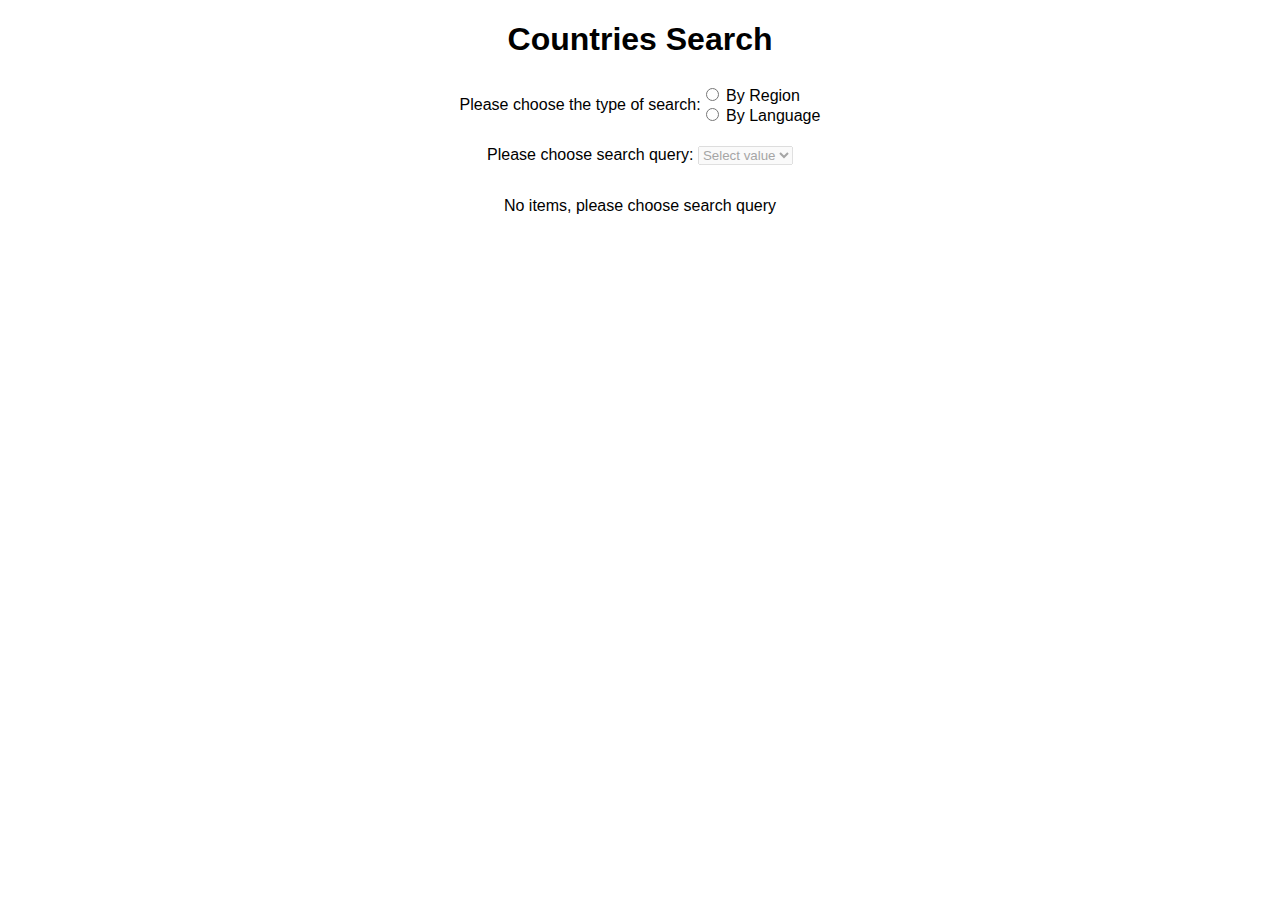
<file: FL17_HW8/homework/index.html>
<!DOCTYPE html>
<html lang="en">
  <head>
    <meta charset="UTF-8" />
    <meta name="viewport" content="width=device-width, initial-scale=1.0" />
    <link rel="stylesheet" href="./styles.css" />
    <script src="./external-service.js"></script>
    <title>FE Lab 17</title>
  </head>
  <body>
    <div id="app-root"></div>
    <script src="./app.js"></script>
  </body>
</html>
</file>
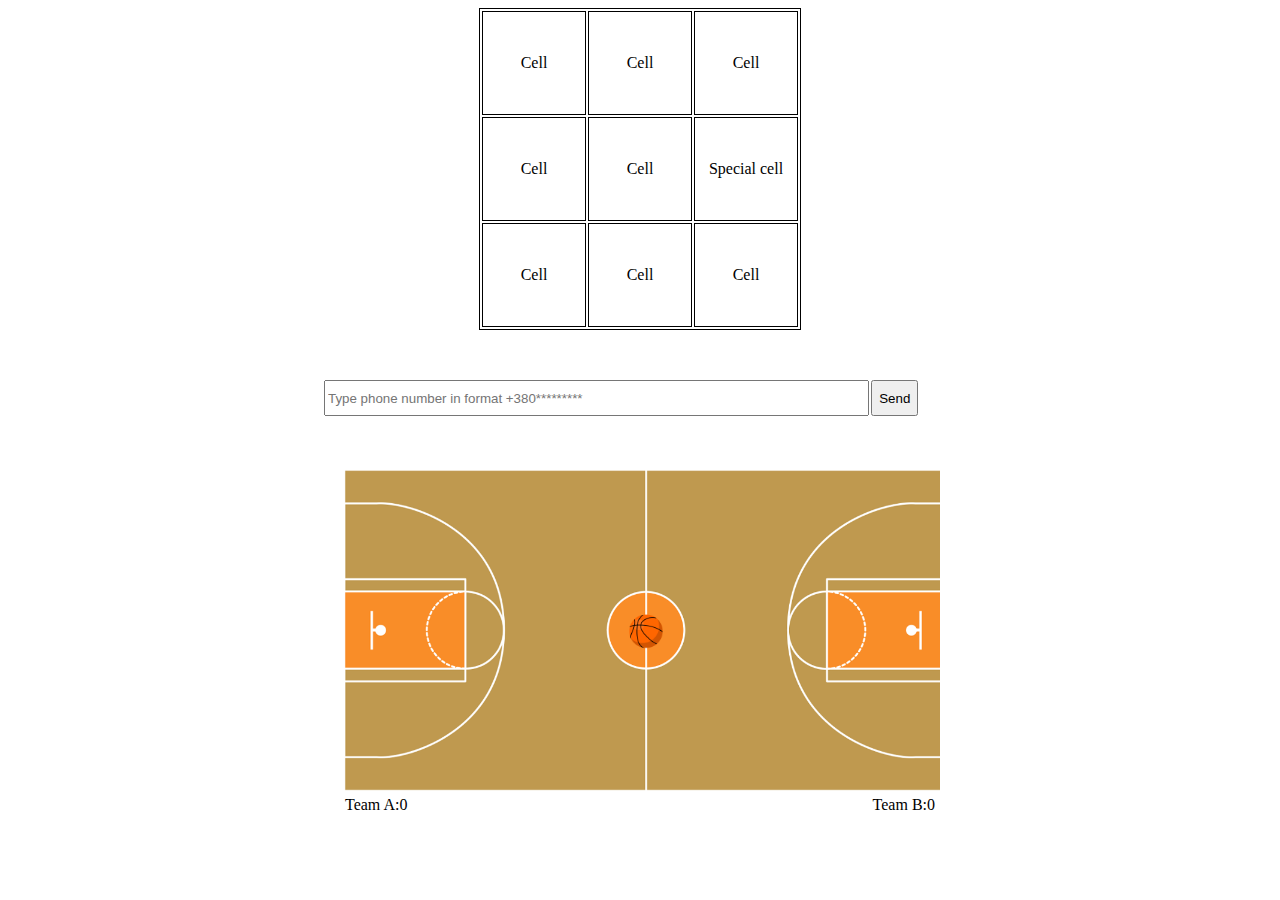
<file: FL17_HW9/homework/index.html>
<!DOCTYPE html>
<html lang="en">

<head>
  <meta charset="UTF-8">
  <title>Homework 9 - JS DOM Events</title>
  <link rel="stylesheet" href="styles.css">
</head>

<body>
  <div id="task1">
    <!-- TEMPLATE FOR TASK 1 GOES HERE -->
    <table class="table">
      <tr>
        <td>Cell</td>
        <td>Cell</td>
        <td>Cell</td>
      </tr>
      <tr>
        <td>Cell</td>
        <td>Cell</td>
        <td>Special cell</td>
      </tr>
      <tr>
        <td>Cell</td>
        <td>Cell</td>
        <td>Cell</td>
      </tr>
    </table>
  </div>

  <div id="task2">
    <!-- TEMPLATE FOR TASK 2 GOES HERE -->
    <div id="alert">
      <p class="non" id="invalid">Type number does not follow format +380*********</p>
      <p class="non" id="valid">Data was successfully sent</p>
    </div>
    <div>
      <input type="text" id="phone" placeholder="Type phone number in format +380*********">
      <button class="btn" onclick="isValidPhone()">Send</button>
    </div>
  </div>

  <div id="task3" class="task__wrapper">
    <!-- TEMPLATE FOR TASK 3 GOES HERE -->
    <div class="cort_wrapper">
      <div class="basketball-cort">
        <div class="ball__wrapper start-position">
          <img src="./assets/ball.png" alt="ball" width="40" height="40" />
        </div>
        <div class="right_basket basket"></div>
        <div class="left_basket basket"></div>
      </div>
      <div class="score__wrapper">
        <div class="team-a__wrapper">
          <span class="team-a__name">Team A:</span><span class="score-a">0</span>
        </div>
        <span class="display"></span>
        <div class="team-b__wrapper">
          <span class="team-a__name">Team B:</span><span class="score-b">0</span>
        </div>
      </div>
    </div>
  </div>
  <script src="./index.js"></script>
</body>

</html>
</file>
<file: FL17_HW1/homework/style.css>
html,body,div,span,applet,object,iframe,h1,h2,h3,h4,h5,h6,p,blockquote,pre,a,abbr,acronym,address,big,cite,code,del,dfn,em,font,img,ins,kbd,q,s,samp,small,strike,strong,sub,sup,tt,var,b,u,i,center,dl,dt,dd,ol,ul,li,fieldset,form,label,legend,table,caption,tbody,tfoot,thead,tr,th,td{background:transparent;border:0;margin:0;padding:0;vertical-align:baseline}body{line-height:1}h1,h2,h3,h4,h5,h6{clear:both;font-weight:normal}ol,ul{list-style:none}blockquote{quotes:none}blockquote:before,blockquote:after{content:'';content:none}del{text-decoration:line-through}table{border-collapse:collapse;border-spacing:0}a img{border:0}#container{float:left;margin:0 -240px 0 0;width:100%}#primary,#secondary{float:right;overflow:hidden;width:220px}#secondary{clear:right}#footer{clear:both;width:100%}.one-column #content{margin:0 auto;width:640px}.single-attachment #content{margin:0 auto;width:900px}body,input,textarea,.page-title span,.pingback a.url{font-family:Georgia,"Bitstream Charter",serif}h3#comments-title,h3#reply-title,#access .menu,#access div.menu ul,#cancel-comment-reply-link,.form-allowed-tags,#site-info,#site-title,#wp-calendar,.comment-meta,.comment-body tr th,.comment-body thead th,.entry-content label,.entry-content tr th,.entry-content thead th,.entry-meta,.entry-title,.entry-utility,#respond label,.navigation,.page-title,.pingback p,.reply,.widget-title,.wp-caption-text{font-family:"Helvetica Neue",Arial,Helvetica,"Nimbus Sans L",sans-serif}input[type="submit"]{font-family:"Helvetica Neue",Arial,Helvetica,"Nimbus Sans L",sans-serif}pre{font-family:"Courier 10 Pitch",Courier,monospace}code{font-family:Monaco,Consolas,"Andale Mono","DejaVu Sans Mono",monospace}#access .menu-header,div.menu,#colophon,#branding,#main,#wrapper{margin:0 auto;width:940px}#wrapper{background:#fff;margin-top:20px;padding:0 20px}#footer-widget-area{overflow:hidden}#footer-widget-area .widget-area{float:left;margin-right:20px;width:220px}#footer-widget-area #fourth{margin-right:0}#site-info{float:left;font-size:14px;font-weight:bold;width:700px}#site-generator{float:right;width:220px}body{background:#f1f1f1}body,input,textarea{color:#666;font-size:12px;line-height:18px}hr{background-color:#e7e7e7;border:0;clear:both;height:1px;margin-bottom:18px}p{margin-bottom:18px}ul{list-style:square;margin:0 0 18px 1.5em}ol{list-style:decimal;margin:0 0 18px 1.5em}ol ol{list-style:upper-alpha}ol ol ol{list-style:lower-roman}ol ol ol ol{list-style:lower-alpha}ul ul,ol ol,ul ol,ol ul{margin-bottom:0}dl{margin:0 0 24px 0}dt{font-weight:bold}dd{margin-bottom:18px}strong{font-weight:bold}cite,em,i{font-style:italic}big{font-size:131.25%}ins{background:#ffc;text-decoration:none}blockquote{font-style:italic;padding:0 3em}blockquote cite,blockquote em,blockquote i{font-style:normal}pre{background:#f7f7f7;color:#222;line-height:18px;margin-bottom:18px;overflow:auto;padding:1.5em}abbr,acronym{cursor:help}sup,sub{height:0;line-height:1;position:relative;vertical-align:baseline}sup{bottom:1ex}sub{top:.5ex}small{font-size:smaller}input{margin-bottom:10px}input[type="text"],input[type="password"],input[type="email"],input[type="url"],input[type="number"],textarea{background:#f9f9f9;border:1px solid #ccc;box-shadow:inset 1px 1px 1px rgba(0,0,0,0.1);-moz-box-shadow:inset 1px 1px 1px rgba(0,0,0,0.1);-webkit-box-shadow:inset 1px 1px 1px rgba(0,0,0,0.1);padding:2px}a:link{color:#06c}a:visited{color:#743399}a:active,a:hover{color:#ff4b33}.screen-reader-text{clip:rect(1px,1px,1px,1px);overflow:hidden;position:absolute !important;height:1px;width:1px}#header{padding:30px 0 0 0}#site-title{float:left;font-size:30px;line-height:36px;margin:0 0 18px 0;width:700px}#site-title a{color:#000;font-weight:bold;text-decoration:none}#site-description{color:#000;clear:right;float:right;font-style:italic;margin:15px 0 18px 0;opacity:.65;width:220px}#branding img{border-top:4px solid #000;border-bottom:1px solid #000;display:block;float:left}#access{background:#000;display:block;float:left;margin:0 auto;width:940px}#access .menu-header,div.menu{font-size:13px;margin-left:12px;width:928px}#access .menu-header ul,div.menu ul{list-style:none;margin:0}#access .menu-header li,div.menu li{float:left;position:relative}#access a{color:#aaa;display:block;line-height:38px;padding:0 10px;text-decoration:none}#access ul ul{box-shadow:0 3px 3px rgba(0,0,0,0.2);-moz-box-shadow:0 3px 3px rgba(0,0,0,0.2);-webkit-box-shadow:0 3px 3px rgba(0,0,0,0.2);display:none;position:absolute;top:38px;left:0;float:left;width:180px;z-index:99999}#access ul ul li{min-width:180px}#access ul ul ul{left:100%;top:0}#access ul ul a{background:#333;line-height:1em;padding:10px;width:160px;height:auto}#access li:hover>a,#access ul ul:hover>a{background:#333;color:#fff}#access ul li:hover>ul{display:block}#access ul li.current_page_item>a,#access ul li.current_page_ancestor>a,#access ul li.current-menu-ancestor>a,#access ul li.current-menu-item>a,#access ul li.current-menu-parent>a{color:#fff}* html #access ul li.current_page_item a,* html #access ul li.current_page_ancestor a,* html #access ul li.current-menu-ancestor a,* html #access ul li.current-menu-item a,* html #access ul li.current-menu-parent a,* html #access ul li a:hover{color:#fff}#main{clear:both;overflow:hidden;padding:40px 0 0 0}#content{margin-bottom:36px}#content,#content input,#content textarea{color:#333;font-size:16px;line-height:24px}#content p,#content ul,#content ol,#content dd,#content pre,#content hr{margin-bottom:24px}#content ul ul,#content ol ol,#content ul ol,#content ol ul{margin-bottom:0}#content pre,#content kbd,#content tt,#content var{font-size:15px;line-height:21px}#content code{font-size:13px}#content dt,#content th{color:#000}#content h1,#content h2,#content h3,#content h4,#content h5,#content h6{color:#000;line-height:1.5em;margin:0 0 20px 0}#content table{border:1px solid #e7e7e7;margin:0 -1px 24px 0;text-align:left;width:100%}#content tr th,#content thead th{color:#777;font-size:12px;font-weight:bold;line-height:18px;padding:9px 24px;border-right:1px solid #e7e7e7}#content tr td{border-top:1px solid #e7e7e7;padding:6px 24px;border-right:1px solid #e7e7e7}#content tr.odd td{background:#f2f7fc}.hentry{margin:0 0 48px 0}.home .sticky{background:#f2f7fc;border-top:4px solid #000;margin-left:-20px;margin-right:-20px;padding:18px 20px}.single .hentry{margin:0 0 36px 0}.page-title{color:#000;font-size:14px;font-weight:bold;margin:0 0 36px 0}.page-title span{color:#333;font-size:16px;font-style:italic;font-weight:normal}.page-title a:link,.page-title a:visited{color:#777;text-decoration:none}.page-title a:active,.page-title a:hover{color:#ff4b33}#content .entry-title{color:#000;font-size:21px;font-weight:bold;line-height:1.3em;margin-bottom:0}.entry-title a:link,.entry-title a:visited{color:#000;text-decoration:none}.entry-title a:active,.entry-title a:hover{color:#ff4b33}.entry-meta{color:#777;font-size:12px}.entry-meta abbr,.entry-utility abbr{border:0}.entry-meta abbr:hover,.entry-utility abbr:hover{border-bottom:1px dotted #666}.single-author .by-author{position:absolute !important;clip:rect(1px 1px 1px 1px);clip:rect(1px,1px,1px,1px)}.entry-content,.entry-summary{clear:both;padding:12px 0 0 0}.entry-content .more-link{white-space:nowrap}#content .entry-summary p:last-child{margin-bottom:12px}.entry-content fieldset{border:1px solid #e7e7e7;margin:0 0 24px 0;padding:24px}.entry-content fieldset legend{background:#fff;color:#000;font-weight:bold;padding:0 24px}.entry-content input{margin:0 0 24px 0}.entry-content input.file,.entry-content input.button{margin-right:24px}.entry-content label{color:#777;font-size:12px}.entry-content select{margin:0 0 24px 0}.entry-content sup,.entry-content sub{font-size:10px}.entry-content blockquote.left{float:left;margin-left:0;margin-right:24px;text-align:right;width:33%}.entry-content blockquote.right{float:right;margin-left:24px;margin-right:0;text-align:left;width:33%}.page-link{clear:both;color:#000;font-weight:bold;line-height:48px;word-spacing:.5em}.page-link a:link,.page-link a:visited{background:#f1f1f1;color:#333;font-weight:normal;padding:.5em .75em;text-decoration:none}.home .sticky .page-link a{background:#d9e8f7}.page-link a:active,.page-link a:hover{color:#ff4b33}body.page .edit-link{clear:both;display:block}#entry-author-info{background:#f2f7fc;border-top:4px solid #000;clear:both;font-size:14px;line-height:20px;margin:24px 0;overflow:hidden;padding:18px 20px}#entry-author-info #author-avatar{background:#fff;border:1px solid #e7e7e7;float:left;height:60px;margin:0 -104px 0 0;padding:11px}#entry-author-info #author-description{float:left;margin:0 0 0 104px}#entry-author-info h2{color:#000;font-size:100%;font-weight:bold;margin-bottom:0}.entry-utility{clear:both;color:#777;font-size:12px;line-height:18px}.entry-meta a,.entry-utility a{color:#777}.entry-meta a:hover,.entry-utility a:hover{color:#ff4b33}#content .video-player{padding:0}.format-standard .wp-video,.format-standard .wp-audio-shortcode,.format-audio .wp-audio-shortcode,.format-standard .video-player{margin-bottom:24px}.home #content .format-aside p,.home #content .category-asides p{font-size:14px;line-height:20px;margin-bottom:10px;margin-top:0}.format-gallery .size-thumbnail img,.category-gallery .size-thumbnail img{border:10px solid #f1f1f1;margin-bottom:0}.format-gallery .gallery-thumb,.category-gallery .gallery-thumb{float:left;margin-right:20px;margin-top:-4px}.home #content .format-gallery .entry-utility,.home #content .category-gallery .entry-utility{padding-top:4px}.attachment .entry-content .entry-caption{font-size:140%;margin-top:24px}.attachment .entry-content .nav-previous a:before{content:'\2190\00a0'}.attachment .entry-content .nav-next a:after{content:'\00a0\2192'}#content img.size-auto,#content img.size-full,#content img.size-large,#content img.size-medium,#content .entry-attachment img,#content .widget-container img{max-width:100%;height:auto}#ie8 #content img.size-auto,#ie8 #content img.size-full,#ie8 #content img.size-large,#ie8 #content img.size-medium,#ie8 #content .entry-attachment img{width:auto}.alignleft,img.alignleft{display:inline;float:left;margin-right:24px;margin-top:4px}.alignright,img.alignright{display:inline;float:right;margin-left:24px;margin-top:4px}.aligncenter,img.aligncenter{clear:both;display:block;margin-left:auto;margin-right:auto}img.alignleft,img.alignright,img.aligncenter{margin-bottom:12px}.wp-caption{background:#f1f1f1;line-height:18px;margin-bottom:20px;max-width:100%;padding:4px;text-align:center}.wp-caption img{margin:5px 5px 0;max-width:622px}.wp-caption p.wp-caption-text{color:#777;font-size:12px;margin:5px}.wp-smiley{margin:0}.gallery{margin:0 auto 18px}.gallery .gallery-item{float:left;margin-top:0;text-align:center}.gallery-columns-1 .gallery-item{width:100%}.gallery-columns-2 .gallery-item{width:50%}.gallery-columns-3 .gallery-item{width:33%}.gallery-columns-4 .gallery-item{width:25%}.gallery-columns-5 .gallery-item{width:20%}.gallery-columns-6 .gallery-item{width:16%}.gallery-columns-7 .gallery-item{width:14%}.gallery-columns-8 .gallery-item{width:12%}.gallery-columns-9 .gallery-item{width:11%}.gallery-columns-1 img{max-width:620px}.gallery-columns-2 img{max-width:288px}.gallery-columns-3 img{max-width:177px}.gallery-columns-4 img{max-width:122px}.gallery-columns-5 img{max-width:88px}.gallery-columns-6 img{max-width:66px}.gallery-columns-7 img{max-width:50px}.gallery-columns-8 img{max-width:39px}.gallery-columns-9 img{max-width:29px}.gallery-item img{height:auto}.gallery-columns-2 .attachment-medium{max-width:92%;height:auto}.gallery-columns-4 .attachment-thumbnail{max-width:84%;height:auto}.gallery .gallery-caption{color:#777;font-size:12px;margin:0 0 12px}.gallery dl{margin:0}.gallery img{border:10px solid #f1f1f1}.gallery br+br{display:none}#content .entry-attachment img{display:block;margin:0 auto}.navigation{color:#777;font-size:12px;line-height:18px;overflow:hidden}.navigation a:link,.navigation a:visited{color:#777;text-decoration:none}.navigation a:active,.navigation a:hover{color:#ff4b33}.nav-previous{float:left;width:50%}.nav-next{float:right;text-align:right;width:50%}#nav-above{margin:0 0 18px 0}#nav-above{display:none}.paged #nav-above,.single #nav-above{display:block}#nav-below{margin:-18px 0 0 0}#comments{clear:both}#comments .navigation{padding:0 0 18px 0}h3#comments-title,h3#reply-title{color:#000;font-size:20px;font-weight:bold;margin-bottom:0}h3#comments-title{padding:24px 0}.commentlist{list-style:none;margin:0}.commentlist li.comment{border-bottom:1px solid #e7e7e7;line-height:24px;margin:0 0 24px 0;padding:0 0 0 56px;position:relative}.commentlist li:last-child{border-bottom:0;margin-bottom:0}#comments .comment-body ul,#comments .comment-body ol{margin-bottom:18px}#comments .comment-body p:last-child{margin-bottom:6px}#comments .comment-body blockquote p:last-child{margin-bottom:24px}.commentlist ol{list-style:decimal}.commentlist .avatar{position:absolute;top:4px;left:0}.comment-author cite{color:#000;font-style:normal;font-weight:bold}.comment-author .says{font-style:italic}.comment-meta{font-size:12px;margin:0 0 18px 0}.comment-meta a:link,.comment-meta a:visited{color:#777;text-decoration:none}.comment-meta a:active,.comment-meta a:hover{color:#ff4b33}.commentlist .bypostauthor>div{background:#f2f7fc;border-top:4px solid #000;margin-bottom:10px;padding:10px 0 0 20px}.reply{font-size:12px;padding:0 0 24px 0}.reply a,a.comment-edit-link{color:#777}.reply a:hover,a.comment-edit-link:hover{color:#ff4b33}.commentlist .children{list-style:none;margin:0}.commentlist .children li{border:0;margin:0}.nopassword,.nocomments{display:none}#comments .pingback{border-bottom:1px solid #e7e7e7;margin-bottom:18px;padding-bottom:18px}.commentlist li.comment+li.pingback{margin-top:-6px}#comments .pingback p{color:#777;display:block;font-size:12px;line-height:18px;margin:0}#comments .pingback .url{font-size:13px;font-style:italic}input[type="submit"]{color:#333}form{text-align:right}input{width:200px}#respond{border-top:1px solid #e7e7e7;margin:24px 0;overflow:hidden;position:relative}#respond p{margin:0}#respond .comment-notes{margin-bottom:1em}.form-allowed-tags{line-height:1em}.children #respond{margin:0 48px 0 0}h3#reply-title{margin:18px 0}#comments-list #respond{margin:0 0 18px 0}#comments-list ul #respond{margin:0}#cancel-comment-reply-link{font-size:12px;font-weight:normal;line-height:18px}#respond .required{color:#ff4b33;font-weight:bold}#respond label{color:#777;font-size:12px}#respond input{margin:0 0 9px;width:98%}#respond textarea{width:98%}#respond .form-allowed-tags{color:#777;font-size:12px;line-height:18px}#respond .form-allowed-tags code{font-size:11px}#respond .form-submit{margin:12px 0}#respond .form-submit input{font-size:14px;width:auto}.widget-area ul{list-style:none;margin-left:0}.widget-area ul ul{list-style:square;margin-left:1.3em}.widget-area select{max-width:100%}.widget_search #s{width:60%}.widget_search label{display:none}.widget-container{word-wrap:break-word;-webkit-hyphens:auto;-moz-hyphens:auto;hyphens:auto;margin:0 0 18px 0}.widget-container .wp-caption img{margin:auto}.widget-container.widget_image .wp-caption{width:auto}.widget-container.widget_image .wp-caption img{margin-left:-8px}.widget-title{color:#222;font-size:14px;font-weight:bold}.widget-area a:link,.widget-area a:visited{text-decoration:none}.widget-area a:active,.widget-area a:hover{text-decoration:underline}.widget-area .entry-meta{font-size:11px}#wp_tag_cloud div{line-height:1.6em}#wp-calendar{width:100%}#wp-calendar caption{color:#222;font-size:14px;font-weight:bold;padding-bottom:4px;text-align:left}#wp-calendar thead{font-size:11px}#wp-calendar tbody{color:#aaa}#wp-calendar tbody td{background:#f5f5f5;border:1px solid #fff;padding:3px 0 2px;text-align:center}#wp-calendar tbody .pad{background:0}#wp-calendar tfoot #next{text-align:right}.widget_rss a.rsswidget{color:#000}.widget_rss a.rsswidget:hover{color:#ff4b33}.widget_rss .widget-title img{width:11px;height:11px}#main .widget-area ul{margin-left:0;padding:0 20px 0 0}#main .widget-area ul ul{border:0;margin-left:1.3em;padding:0}#main .widget-container.music-player ul{margin:0}#footer{margin-bottom:20px}#colophon{border-top:4px solid #000;margin-top:-4px;overflow:hidden;padding:18px 0}#site-info{font-weight:bold}#site-info a{color:#000;text-decoration:none}#site-generator{font-style:italic;position:relative}#site-generator a{background:url(images/wordpress.png) center left no-repeat;color:#666;display:inline-block;line-height:16px;padding-left:20px;text-decoration:none}#site-generator a:hover{text-decoration:underline}img#wpstats{display:block;margin:0 auto 10px}pre{-webkit-text-size-adjust:140%}code{-webkit-text-size-adjust:160%}#access,.entry-meta,.entry-utility,.navigation,.widget-area{-webkit-text-size-adjust:120%}#site-description{-webkit-text-size-adjust:none}@media print{body{background:none !important}#wrapper{clear:both !important;display:block !important;float:none !important;position:relative !important}#header{border-bottom:2pt solid #000;padding-bottom:18pt}#colophon{border-top:2pt solid #000}#site-title,#site-description{float:none;line-height:1.4em;margin:0;padding:0}#site-title{font-size:13pt}.entry-content{font-size:14pt;line-height:1.6em}.entry-title{font-size:21pt}#access,#branding img,#respond,.comment-edit-link,.edit-link,.navigation,.page-link,.widget-area{display:none !important}#container,#header,#footer{margin:0;width:100%}#content,.one-column #content{margin:24pt 0 0;width:100%}.wp-caption p{font-size:11pt}#site-info,#site-generator{float:none;width:auto}#colophon{width:auto}img#wpstats{display:none}#site-generator a{margin:0;padding:0}#entry-author-info{border:1px solid #e7e7e7}#main{display:inline}.home .sticky{border:0}}img{width:140px;vertical-align:middle;display:block;margin:0 auto;margin-left:calc(50% - 50px);margin-bottom:20px}nav>a{padding:10px;color:#0279c1}nav>a b:hover{color:#00527a}nav>a:visited{color:#0279c1}article{padding-left:10px}footer{margin-top:20px;padding:40px 20px;text-align:center;background:#3333}
</file>
<file: FL17_HW10/homework/styles.css>
* {
    padding: 0;
    margin: 0;
  }
  
  body {
    width: 1240px;
    margin: 0 auto;
  }
  .hidden {
    display: none;
  }
  
  .listPage {
    text-align: center;
  }
  .addMenuStyle {
    text-align: center;
  }
  
  .tweettList {
    display: flex;
    justify-content: center;
    align-items: center;
    flex-direction: column;
  }
  
  .tweet__wrapper {
    min-width: 40%;
    max-width: 100%;
    display: flex;
    justify-content: space-between;
    align-items: baseline;
  }
  .btn {
    padding: 5px 10px;
  }
  .twitArea {
    width: 200px;
    height: 150px;
  }
  .tweet__wrapper:hover {
    cursor: pointer;
    background-color: rgb(223, 223, 223);
  }
  .tweet__wrapper {
    padding: 5px;
  }
  .alert-message {
    position: absolute;
    display: flex;
    justify-content: center;
    align-items: center;
    width: 300px;
    height: 50px;
  }
  .warning {
    background-color: rgb(250, 134, 134);
  }
  .likeAlert {
    background-color: rgb(0, 247, 0);
  }
</file>
<file: FL17_HW11/homework/css/style1.css>
body {
  margin-top: 0;
  margin-bottom: 0;
  max-width: 100%;
  margin-left: auto;
  margin-right: auto;
  background-color: white;
  color: #302a3d;
  font-family: "Hind", sans-serif; }

.header-wrap .header_text, .section_card_wrap .section_card .section_card_right_container .section_link, .section_card_wrap .section_card .section_card_right_container .section_card_text, .footer-wrap .footer_text {
  font-size: 14px; }

.landing-logo {
  display: flex;
  margin-bottom: 50px; }
  .landing-logo img {
    display: block;
    width: 45px;
    height: 45px;
    margin-top: 15px; }
  .landing-logo p {
    margin: 20px 10px 10px 10px;
    display: flex;
    flex-direction: column;
    font-weight: 800;
    font-size: 20px;
    line-height: 18px; }
    .landing-logo p span {
      font-size: 10px;
      text-align: center; }

.header {
  background-image: url(../img/m-h-day.jpg);
  background-position: center;
  background-size: cover;
  height: 550px;
  border-bottom-right-radius: 40%; }
  .header-wrap {
    padding-left: 60px;
    padding-right: 420px; }
    .header-wrap .header_heading {
      line-height: 57px;
      margin-top: 12px;
      margin-bottom: 23px;
      font-size: 3.7rem;
      width: 400px;
      font-weight: 800;
      color: #302a3d;
      position: relative;
      z-index: 1; }
      .header-wrap .header_heading:before {
        content: "";
        background-color: #0095cf;
        position: absolute;
        width: 250px;
        height: 35px;
        right: 150px;
        top: 70px;
        z-index: -1; }
    .header-wrap .header_text {
      width: 65%;
      padding-bottom: 10px;
      white-space: pre-line; }
    .header-wrap .login {
      color: white;
      margin-left: 180px; }
    .header-wrap .header_button {
      color: white;
      padding-left: 30px;
      padding-right: 30px;
      padding-top: 10px;
      padding-bottom: 10px;
      border: none;
      text-align: center;
      text-decoration: none;
      display: inline-block;
      font-size: 16px;
      background-color: #209120; }

.section_text {
  font-size: 2.1em;
  font-weight: 600;
  text-align: center;
  margin: 25px 0 30px 0;
  position: relative;
  z-index: 1;
  color: #302a3d; }
  .section_text:before {
    content: "";
    background-color: #0095cf;
    position: absolute;
    width: 154px;
    height: 50px;
    left: 51%;
    top: 0;
    z-index: -1; }

.section_card_wrap {
  margin-bottom: 200px; }
  .section_card_wrap .section_card {
    display: flex;
    width: 60%;
    background-color: #25202e;
    color: #a2a2a5;
    margin-left: 270px;
    margin-top: 10px;
    padding: 10px;
    border-radius: 7px; }
    .section_card_wrap .section_card .section_card_img {
      width: 100%; }
    .section_card_wrap .section_card .section_card_img[alt="content formats"] {
      padding: 10px;
      border-radius: 20px; }
    .section_card_wrap .section_card .section_card_right_container {
      margin: 0px 25px 0px 25px;
      font-weight: 400; }
      .section_card_wrap .section_card .section_card_right_container .section_card_heading {
        text-align: center;
        color: white;
        font-weight: 600;
        margin: 30px 0px 25px 0px; }
      .section_card_wrap .section_card .section_card_right_container .section_link {
        color: white;
        opacity: 50%;
        display: block;
        text-align: center; }
      .section_card_wrap .section_card .section_card_right_container .section_card_text {
        width: 398px; }

.section {
  position: relative; }
  .section .section_banner {
    display: flex;
    justify-content: space-around;
    position: absolute;
    top: 115%;
    left: 280px;
    width: 60%;
    height: 110px;
    background: linear-gradient(90deg, #639316 0%, #2f5ed0 100%);
    border-radius: 7px; }
    .section .section_banner .section_banner_button {
      color: white;
      padding-left: 30px;
      padding-right: 30px;
      padding-top: 5px;
      padding-bottom: 5px;
      border: none;
      text-align: center;
      text-decoration: none;
      display: inline-block;
      font-size: 16px;
      background-color: #209120;
      height: 40px;
      margin: 35px; }
    .section .section_banner .section_banner_heading {
      position: relative;
      font-weight: 800;
      font-size: 19px;
      z-index: 1;
      margin-bottom: 0; }
      .section .section_banner .section_banner_heading:before {
        content: "";
        background-color: #0095cf;
        position: absolute;
        width: 44px;
        height: 34px;
        left: 78px;
        top: -9px;
        z-index: -1; }
    .section .section_banner .section_banner_text {
      font-size: 14px;
      color: #a2a2a5; }

.footer {
  color: #a2a2a5;
  height: 200px;
  background-color: #25202e;
  margin-top: 90px; }
  .footer-wrap {
    display: flex;
    justify-content: space-between;
    padding: 75px 90px 0 90px;
    align-items: center; }
    .footer-wrap .footer_logo {
      margin-left: 5px;
      padding-right: 5px; }
    .footer-wrap .footer_text {
      width: 302px; }
</file>
<file: FL17_HW11/homework/css/style2.css>
body {
  margin-top: 0;
  margin-bottom: 0;
  max-width: 100%;
  margin-left: auto;
  margin-right: auto;
  background-color: #171724;
  color: white;
  font-family: "Source Sans Pro", sans-serif; }

.header-wrap .header_text, .section_card_wrap .section_card .section_card_right_container .section_link, .section_card_wrap .section_card .section_card_right_container .section_card_text, .footer-wrap .footer_text {
  font-size: 14px; }

.landing-logo {
  display: flex;
  margin-bottom: 50px; }
  .landing-logo img {
    display: block;
    width: 45px;
    height: 45px;
    margin-top: 15px; }
  .landing-logo p {
    margin: 20px 10px 10px 10px;
    display: flex;
    flex-direction: column;
    font-weight: 800;
    font-size: 20px;
    line-height: 18px; }
    .landing-logo p span {
      font-size: 10px;
      text-align: center; }

.header {
  background-image: url(../img/m-h-night.jpg);
  background-position: center;
  background-size: cover;
  height: 550px;
  border-bottom-right-radius: 40%; }
  .header-wrap {
    padding-left: 60px;
    padding-right: 420px; }
    .header-wrap .header_heading {
      line-height: 57px;
      margin-top: 12px;
      margin-bottom: 23px;
      font-size: 3.7rem;
      width: 400px;
      font-weight: 800;
      color: white;
      position: relative;
      z-index: 1; }
      .header-wrap .header_heading:before {
        content: "";
        background-color: #eb6e1b;
        position: absolute;
        width: 250px;
        height: 35px;
        right: 150px;
        top: 70px;
        z-index: -1; }
    .header-wrap .header_text {
      width: 65%;
      padding-bottom: 10px;
      white-space: pre-line; }
    .header-wrap .login {
      color: white;
      margin-left: 180px; }
    .header-wrap .header_button {
      color: white;
      padding-left: 30px;
      padding-right: 30px;
      padding-top: 10px;
      padding-bottom: 10px;
      border: none;
      text-align: center;
      text-decoration: none;
      display: inline-block;
      font-size: 16px;
      background-color: #e0a910; }

.section_text {
  font-size: 2.1em;
  font-weight: 600;
  text-align: center;
  margin: 25px 0 30px 0;
  position: relative;
  z-index: 1;
  color: white; }
  .section_text:before {
    content: "";
    background-color: #eb6e1b;
    position: absolute;
    width: 154px;
    height: 50px;
    left: 51%;
    top: 0;
    z-index: -1; }

.section_card_wrap {
  margin-bottom: 200px; }
  .section_card_wrap .section_card {
    display: flex;
    width: 60%;
    background-color: #3b3b50;
    color: #cac7c5;
    margin-left: 270px;
    margin-top: 10px;
    padding: 10px;
    border-radius: 7px; }
    .section_card_wrap .section_card .section_card_img {
      width: 100%; }
    .section_card_wrap .section_card .section_card_img[alt="content formats"] {
      padding: 10px;
      border-radius: 20px; }
    .section_card_wrap .section_card .section_card_right_container {
      margin: 0px 25px 0px 25px;
      font-weight: 400; }
      .section_card_wrap .section_card .section_card_right_container .section_card_heading {
        text-align: center;
        color: white;
        font-weight: 600;
        margin: 30px 0px 25px 0px; }
      .section_card_wrap .section_card .section_card_right_container .section_link {
        color: white;
        opacity: 50%;
        display: block;
        text-align: center; }
      .section_card_wrap .section_card .section_card_right_container .section_card_text {
        width: 398px; }

.section {
  position: relative; }
  .section .section_banner {
    display: flex;
    justify-content: space-around;
    position: absolute;
    top: 115%;
    left: 280px;
    width: 60%;
    height: 110px;
    background: linear-gradient(90deg, #e0a704 0%, #97344d 100%);
    border-radius: 7px; }
    .section .section_banner .section_banner_button {
      color: white;
      padding-left: 30px;
      padding-right: 30px;
      padding-top: 5px;
      padding-bottom: 5px;
      border: none;
      text-align: center;
      text-decoration: none;
      display: inline-block;
      font-size: 16px;
      background-color: #e0a910;
      height: 40px;
      margin: 35px; }
    .section .section_banner .section_banner_heading {
      position: relative;
      font-weight: 800;
      font-size: 19px;
      z-index: 1;
      margin-bottom: 0; }
      .section .section_banner .section_banner_heading:before {
        content: "";
        background-color: #eb6e1b;
        position: absolute;
        width: 44px;
        height: 34px;
        left: 78px;
        top: -9px;
        z-index: -1; }
    .section .section_banner .section_banner_text {
      font-size: 14px;
      color: #cac7c5; }

.footer {
  color: #cac7c5;
  height: 200px;
  background-color: #3b3b50;
  margin-top: 90px; }
  .footer-wrap {
    display: flex;
    justify-content: space-between;
    padding: 75px 90px 0 90px;
    align-items: center; }
    .footer-wrap .footer_logo {
      margin-left: 5px;
      padding-right: 5px; }
    .footer-wrap .footer_text {
      width: 302px; }
</file>
<file: FL17_HW12/homework/css/style.css>
* {
  margin: 0;
  padding: 0;
  box-sizing: inherit;
}

html {
  box-sizing: border-box;
}

ul,
ol {
  list-style: none;
}

a {
  text-decoration: none;
  display: block;
}
img {
  border-style: none;
  display: block;
  max-width: 100%;
  height: auto;
}

button,
input,
optgroup,
select,
textarea {
  font-family: inherit;
  font-size: 100%;
  line-height: 1.15;
  margin: 0;
  border-style: none;
  outline: none;
}
h1,
h2,
h3,
h4,
h5,
h6 {
  margin: 0;
}

:root {
  --main-font: "Open Sans", sans-serif;
  --base-collor: #b7c8d9;
  --sec-color: #fff;
  --nav-color: #f3f3f3;
  --link-color: #343638;
  --card-color: #e8e8e8;
  --card-text-color: #a4a4a4;
  --color-black: #000;
  --color-gray: #9e9e9e;
}

body {
  font-family: var(--main-font);
  margin: 0 auto;
  width: 1240px;
}

.container {
  width: 1024px;
  margin: 0 auto;
}

.header {
  background-image: url(../img/apples.jpg);
  background-size: cover;
  padding-top: 40px;
}

.nav,
.nav-bar__list {
  display: flex;
  justify-content: space-between;
}

.logo__link {
  font-size: 12px;
  font-weight: 400;
  letter-spacing: 2px;
}

.logo__link,
.nav__item--link {
  color: var(--nav-color);
}

.nav-bar__list {
  width: 300px;
}
.header__title--wrapper {
  text-align: center;
  margin-bottom: 110px;
}
.header__title--description {
  display: block;
}
.nav__item--link {
  font-size: 12px;
}
.nav {
  margin-bottom: 130px;
}
.header__title {
  font-size: 50px;
  color: var(--sec-color);
  font-weight: 400;
}
.header__title--span {
  font-size: 90px;
}
.header__title--description {
  color: var(--sec-color);
}
.show-more__btn--wrapper {
  display: flex;
  justify-content: center;
  align-items: center;
}
.show-more__btn {
  background-color: rgba(52, 54, 56, 0.5);
  color: var(--sec-color);
  padding: 10px 50px;
  border: 2px solid var(--sec-color);
  width: 190px;
  margin-bottom: 90px;
}

.lorem {
  padding-bottom: 100px;
}

.lorem__wrapper {
  display: flex;
  color: var(--link-color);
  padding-top: 100px;
}

.lorem__big-size,
.lorem__small-size {
  width: 50%;
}
.lorem__small-size {
  text-align: justify;
}
.lorem__bold {
  font-weight: bold;
}
.lorem__big-size--item {
  font-size: 24px;
  font-weight: normal;
}
.lorem__small-size {
  font-size: 14px;
}

.card {
  background-color: var(--card-color);
  padding-top: 120px;
}

.card__item {
  display: flex;
  justify-content: space-between;
  align-items: center;
}

.card__item--description {
  width: 389px;
  font-size: 13px;
  text-align: center;
  color: var(--color-black);
}
.card__item:not(:last-child) {
  margin-bottom: 10px;
}
.card__title--wrapper {
  text-align: center;
  margin-bottom: 70px;
}

.card__title {
  color: var(--link-color);
  font-weight: normal;
}

.card__title--span {
  font-weight: bold;
}

.card__item:nth-child(even) {
  flex-direction: row-reverse;
}
.image__wrapper {
  position: relative;
}

.card__item--counter {
  color: var(--sec-color);
  position: absolute;
  width: 70px;
  background-color: var(--color-gray);
  border: 2px solid var(--sec-color);
  text-align: center;
  top: 10px;
  right: 10px;
  padding: 5px 0;
}
.subscribe-form {
  background-color: var(--card-color);
  padding: 50px 0;
}
.form__wrapper {
  background-color: var(--sec-color);
  padding: 50px 0;
  display: flex;
  justify-content: space-around;
  color: var(--link-color);
  align-items: center;
}

.form {
  display: flex;
}

.form__input {
  width: 500px;
}
.form__description {
  font-weight: 400;
}
.form__description--span {
  font-weight: bold;
}
.form__input {
  padding: 10px;
  border: 1px solid var(--color-black);
}
.form__input::placeholder {
  color: var(--link-color);
}
.form__btn {
  background-color: var(--color-black);
  color: var(--sec-color);
  padding: 0 20px;
}

.footer {
  padding-top: 100px;
}

.footer__list {
  display: flex;
  justify-content: space-between;
  margin-bottom: 150px;
}

.footer__item {
  width: 20%;
}
.footer__item:last-child {
  width: 32%;
}

.footer__item--title {
  margin-bottom: 10px;
}
.footer__form {
  display: flex;
}

.footer__input::placeholder {
  font-size: 14px;
}
.footer__item--description {
  margin-bottom: 10px;
  opacity: 50%;
}
.footer__item--description > span {
  display: inherit;
  line-height: 30px;
  color: var(--base-collor);
}
.footer__item--title {
  color: var(--color-black);
}
.footer__nav {
  display: flex;
  justify-content: space-between;
  border-top: 1px solid var(--base-collor);
  padding: 20px 0 50px 0;
}
.footer-bar__list {
  display: flex;
  justify-content: space-between;
}
.footer-bar__list {
  width: 300px;
}

.footer-bar__item--link {
  color: var(--color-black);
}
.footer_description {
  color: var(--base-collor);
}
</file>
<file: FL17_HW14/homework/css/style.css>
body {
  font-family: "Roboto";
}
.navbar,
main > div:last-child .card-title,
main > div:last-child .card-text {
  color: #111;
}
.btn,
main > .bg-dark .card-title,
main > .bg-dark .card-text,
footer {
  color: white;
}
.navbar-brand {
  font-size: 2em;
}
.bg-btn {
  background-color: coral;
}
:placeholder-shown,
nav + div p:last-of-type {
  color: #525252;
}
.my-4 {
  font-size: 1.25em;
}
</file>
<file: FL17_HW2/homework/css/general.css>
/* 

please don't edit this styles

*/

h2.tm-section-title {
    color: lightskyblue;
}

a:focus {
    color: #666;
    outline: 0
}

ul {
    padding: 0;
    margin: 0
}

body {
    background-color: #f5f5f5;
    color: #000;
    font-family: 'Open Sans', Helvetica, Arial, sans-serif;
    font-size: 16px;
    font-weight: 300;
    padding-top: 30px;
    overflow-x: hidden
}

section:before {
    position: absolute;
    z-index: 1
}

.box,
.tm-content-box,
.tm-main-nav {
    background-color: #fff
}

.tm-sidebar {
    z-index: 10;
    position: fixed;
    left: 0;
    right: 0;
    top: 0;
    width: 100%;
}

.tm-sidebar ul{
    margin: 0px;
    display: flex;
}

.tm-main-nav {
    font-size: 1.5em;
    text-align: center
}

.tm-nav-item {
    list-style: none;
    width: 100%;
}

.tm-nav-item-link {
    border: 1px solid transparent;
    color: #666;
    display: block;
    padding: 10px;
    width: 100%;
    -webkit-transition: all .3s ease;
    transition: all .3s ease
}

.carousel-indicators li,
.tm-banner-inner {
    border: 1px solid lightgrey
}


.tm-nav-item-link.active,
.tm-nav-item-link:hover {
    color: #666;
    text-decoration: none;
}

.tm-nav-item-link:focus {
    text-decoration: none
}

.tm-banner-text,
.tm-banner-title,
.tm-section-title {
    color: #666;
    font-weight: 300;
    margin: 0
}

.tm-section-title {
    margin-bottom: 20px
}

.tm-section-title-box {
    margin-bottom: 0
}

.tm-banner-title {
    font-size: 3.3em;
    letter-spacing: 2px;
    text-transform: uppercase
}

.tm-main-content {
    padding-top: 70px;
}

.tm-content-box {
    overflow: hidden;
    margin-bottom: 30px
}

.padding-medium {
    padding: 40px
}

.tm-banner {
    padding: 30px
}

.tm-banner-inner {
    padding: 30px 0;
    height: 100%;
    text-align: center;
    display: flex;
    -webkit-box-orient: vertical;
    -webkit-box-direction: normal;
    -webkit-flex-direction: column;
    -ms-flex-direction: column;
    flex-direction: column;
    -webkit-box-align: center;
    -webkit-align-items: center;
    -ms-flex-align: center;
    align-items: center;
    -webkit-box-pack: center;
    -webkit-justify-content: center;
    -ms-flex-pack: center;
    justify-content: center
}

.tm-banner-inner img{
    width: 120px;
}

.tm-banner-text {
    font-size: 1.4em
}

.boxes,
.tm-box-bg-title {
    display: -webkit-box;
    display: -webkit-flex;
    display: -ms-flexbox
}

/*.flex-item {*/
    /*-webkit-box-flex: 0 1 auto;*/
    /*-webkit-flex: 0 1 auto;*/
    /*-ms-flex: 0 1 auto;*/
    /*flex: 0 1 auto*/
/*}*/

.section-description {
    line-height: 1.8;
    margin-bottom: 25px
}

.section-description:last-child {
    margin-bottom: 0
}

.tm-team-description-container {
    max-width: 500px
}

.tm-team-info {
    display: flex
}

.box {
    list-style: none;
    width: 33.3333%;
    height: auto;
}

.box-bg {
    position: relative
}

.box-img {
    width: 100%;
}

.tm-box-bg-title {
    position: absolute;
    top: 0;
    right: 0;
    bottom: 0;
    left: 0;
    display: flex;
    -webkit-box-align: center;
    -webkit-align-items: center;
    -ms-flex-align: center;
    align-items: center;
    -webkit-box-pack: center;
    -webkit-justify-content: center;
    -ms-flex-pack: center;
    justify-content: center
}

.boxes {
    display: flex;
    -webkit-flex-wrap: wrap;
    -ms-flex-wrap: wrap;
    flex-wrap: wrap
}

.gallery-container a {
    cursor: -webkit-zoom-in;
    cursor: zoom-in
}

.carousel {
    position: relative;
    height: auto;
    padding: 50px 50px 80px;
    text-align: center
}

.carousel-indicators {
    bottom: 30px
}

.carousel-content {
    color: #000;
    display: -webkit-box;
    display: -webkit-flex;
    display: -ms-flexbox;
    display: flex;
    -webkit-box-align: center;
    -webkit-align-items: center;
    -ms-flex-align: center;
    align-items: center
}

.carousel-indicators .active {
    background-color: lightgrey
}

.contact-form {
    overflow: hidden
}

.form-control {
    border-radius: 0;
    font-size: 1em
}

.form-control:focus {
    border-color: lightgrey;
    box-shadow: inset 0 1px 1px rgba(0, 0, 0, .075), 0 0 8px rgba(153, 153, 153, .45)
}

.form-group {
    margin-bottom: 20px
}

.form-group-2-col-left {
    padding-left: 0;
    padding-right: 5px
}

.form-group-2-col-right {
    padding-right: 0;
    padding-left: 5px
}

.mandatory-field:after {
    position: absolute;
    top: 0;
    right: 7px
}

.carousel-inner>.carousel-item>a>img, .carousel-inner>.carousel-item>img, .img-contact-us {
    width: 100%;
}

.tm-footer {
    color: #666;
    padding-bottom: 15px
}
</file>
<file: FL17_HW2/homework/css/style.css>
body {
  background-color: #f5f5f5;
}

.tm-banner-inner {
  border: none;
}

.tm-banner {
  padding: 0;
}

.tm-banner-text::first-letter {
  color: #87cefa;
  font-size: 30px;
}

#home {
  display: flex;
  justify-content: center;
}

#home::after {
  content: "";
  border: none;
}

.tm-main-content #home {
  box-shadow: 0 4px 4px rgb(0 0 0 / 40%), 4px 0 20px -20px rgb(0 0 0 / 80%),
    20px 0 21px -24px rgb(0 0 0 / 80%), 0 0 40px rgb(0 0 0 / 10%) inset !important;
}

.tm-content-header {
  box-shadow: 0 0 10px 5px rgb(7, 7, 7);
}

.tm-content-box .tm-team-description-container {
  padding: 42px;
  display: flex;
  flex-direction: column;
  justify-content: center;
}

.tm-content-box .tm-team-description-container .tm-section-title {
  color: gainsboro;
  letter-spacing: 5px;
  font-size: 30px;
  margin-bottom: 15px;
}

.tm-content-box .tm-section-description {
  font-size: 16px;
  width: 276px;
  text-indent: 20px;
}

.tm-section-description::first-letter {
  color: #87cefa;
  font-size: 30px;
}

.tm-team-description-container > .tm-section-description:nth-child(2) {
  font-style: italic;
  margin-bottom: 0;
}

.tm-content-box
  .tm-team-description-container
  > .tm-section-description:nth-child(3) {
  width: 256px;
  margin-bottom: 0;
}

section {
  box-shadow: 0 4px 4px rgb(0 0 0 / 40%), 4px 0 20px -20px rgb(0 0 0 / 80%),
    20px 0 21px -24px rgb(0 0 0 / 80%), 0 0 40px rgb(0 0 0 / 10%) inset !important;
}

.flex-2-col {
  position: relative;
  display: flex;
}

.flex-2-col::after {
  content: "";
  position: absolute;
  width: 0;
  height: 0;
  border: 0 solid transparent;
  border-left-width: 0px;
  border-right-width: 320px;
  border-top: 30px solid lightskyblue;
}

section::after {
  content: "";
  position: absolute;
  top: 0;
  width: 0;
  height: 0;
  border: 0 solid transparent;
  border-left-width: 0px;
  border-right-width: 320px;
  border-top: 30px solid lightskyblue;
}

section {
  position: relative;
}

.tm-banner {
  width: 100%;
  border: 20px solid #f5f5f5;
}

.tm-box-bg-title:hover {
  color: white;
  background-color: lightskyblue;
  font-weight: 400;
}

.flex-item img {
  width: 100%;
}

.heading ol li:nth-child(1):after,
.heading ol li:nth-child(3):after {
  content: "New";
  color: red;
  font-size: 10px;
  font-weight: 400;
  vertical-align: super;
}

.heading div h2 {
  text-align: center;
  color: lightskyblue;
}

.heading ol li a {
  color: black;
}

.heading ol li a:visited {
  text-decoration: underline;
}

.heading ol li a:hover {
  color: #87cefa;
  border-bottom: 1px solid #87cefa;
}

.carousel-content {
  justify-content: center;
}

.carousel-description {
  width: 100% !important;
  display: block;
}

.box-work {
  margin-top: 7px;
}

.box-work div p {
  font-style: italic;
  font-size: 16px;
}

.box-work div p::first-letter {
  font-size: 30px;
}

.box-work:nth-child(even) {
  background: rgb(224, 220, 220);
  border: 10px solid rgb(243, 240, 240);
}

.box-work:nth-child(odd) {
  border: 10px solid white;
}

.tm-main-content section:nth-child(1) {
  display: none;
}

.form-group-2-col-right {
  padding-left: 0px;
}

.form-group-2-col-right::after {
  content: "*";
  color: red;
  font-weight: bold;
}

.btn-primary {
  color: lightblue;
  background-color: white;
  border-color: lightblue;
  display: block;
  margin-left: auto;
}

.btn-primary:hover {
  background-color: rgb(127, 196, 219);
  color: white;
  border: none;
}

.tm-main-nav {
  font-size: 12px;
}

.tm-nav-item:hover {
  background: rgb(243, 241, 241);
}

.tm-main-content {
  padding-top: 30px;
}

.tm-footer .text-xs-center::first-letter {
  font-size: 30px;
  color: lightskyblue;
}

@media print {
  nav,
  .heading,
  .blocks,
  #ideas,
  .img-contact-us,
  #contact,
  .boxes {
    display: none;
  }

  body {
    background: white;
  }

  .tm-main-content #home,
  section {
    box-shadow: none !important;
  }

  .tm-banner-inner {
    width: 70%;
    margin: 0 auto;
    border: 1px solid rgb(219, 219, 219);
  }

  #home .tm-banner {
    padding: 0px;
    border: none;
  }

  .tm-banner-text::first-letter {
    color: #87cefa;
    font-size: 30px;
  }

  section .tm-content-box {
    display: flex;
    align-items: center;
  }

  .flex-item img {
    width: 60%;
  }

  .tm-team-description-container {
    padding: 40px;
  }

  .tm-section-description::first-letter {
    color: #87cefa;
    font-size: 30px;
    text-indent: 20px;
  }

  .tm-team-description-container > .tm-section-description:nth-child(2) {
    font-style: italic;
    margin-bottom: 0;
  }

  .tm-content-box .tm-team-description-container {
    width: 100%;
    display: block;
  }

  .tm-content-box
    .tm-team-description-container
    > .tm-section-description:nth-child(3) {
    width: 258px;
    margin-bottom: 0;
  }

  .tm-content-box .tm-section-description {
    font-size: 16px;
    width: 100%;
  }

  .tm-content-box .tm-team-description-container .tm-section-title {
    color: blue;
    font-size: 30px;
    letter-spacing: 0px;
  }

  .flex-2-col::after,
  section::after {
    display: none;
  }

  div .flex-2-col {
    display: flex;
  }

  .tm-content-box .tm-team-description-container {
    margin-left: 80px;
    padding: 25px 40px 40px 40px !important;
  }

  .tm-team-description-container > .tm-section-description:nth-child(2) {
    width: 280px;
  }

  .tm-content-box {
    margin-bottom: 0px;
  }
}
</file>
<file: FL17_HW6/homework/css/main.css>
#content {
  width: 700px;
}
</file>
<file: FL17_HW8/homework/styles.css>
#app-root {
  margin: 0 auto;
  width: 90%;
  font-family: sans-serif;
}

.hidden {
  display: none;
}

h1 {
  text-align: center;
}

.form-inputs {
  display: flex;
  justify-content: center;
  align-items: center;
}

.form-select {
  display: flex;
  justify-content: center;
}

#no-results-label {
  text-align: center;
}

#results-table {
  width: 100%;
  text-align: center;
}

#results-table tr:nth-child(odd) {
  background-color: #ddd;
}

#results-table th {
  height: 2em;
}

#results-table tr:nth-child(even) {
  background-color: white;
}

#results-table th {
  background-color: rgb(2, 128, 44);
  color: white;
}

.sort-arrow {
  color: yellow;
  font-weight: bold;
  cursor: pointer;
}
</file>
<file: FL17_HW9/homework/styles.css>
/* START: Task 1 Styles */
.table, td{
    border: solid 1px black;
    margin: 0 auto;
  }
  td{
    width: 100px;
    height: 100px;
    text-align: center;
    cursor: pointer;
  }
  .bgyellow{
    background-color: yellow;
  }
  .bgblue{
    background-color: blue;
  }
  .bggreen{
    background-color: green;
  }
/* END: Task 1 Styles */

/* START: Task 2 Styles */
#task2{
    width: 50%;
    margin: 0 auto;
    padding-top: 50px;
  }
  .non{
    display: none;
  }
  .invalid{
    color: white;
    background-color: #FF8080;
    border: 1px solid red;
    padding: 0 20px;
    margin: 10px 0;
  
  }
  .valid{
    color: white;
    background-color: #008000;
    border: 1px solid black;
    padding: 0 20px;
    margin: 10px 0;
  }
  input{
    width: 85%;
    height: 30px;
  }
  input:focus{
    outline: none ;
    border:1px solid black;
  }
  .btn{
    height: 36px;
    margin-left: -2px;
  }
  .invalidPhoneInput{
    border: solid 1px red;
  }
  .invalidPhoneInput:focus {
    outline: none ;
    border: 1px solid red;
  }
/* END: Task 2 Styles */

/* START: Task 3 Styles */
#task3 {
    padding-top: 50px;
  }
  
  .basketball-cort {
    position: relative;
    margin: 0 auto;
    width: 600px;
    height: 330px;
    background-image: url(./assets/court.png);
    background-size: cover;
    cursor: pointer;
  }
  .ball__wrapper {
    position: absolute;
    top: 50%;
    left: 50%;
    transform: translate(-35%, -45%);
  }
  .basket {
    position: absolute;
    width: 15px;
    height: 15px;
    top: 158px;
  }
  .left_basket {
    left: 36px;
  }
  .right_basket {
    right: 22px;
  }
  .score__wrapper {
    margin: 0 auto;
    width: 590px;
    display: flex;
    justify-content: space-between;
  }
  .display {
    width: 100px;
    height: 20px;
  }
/* END: Task 3 Styles */
</file>
